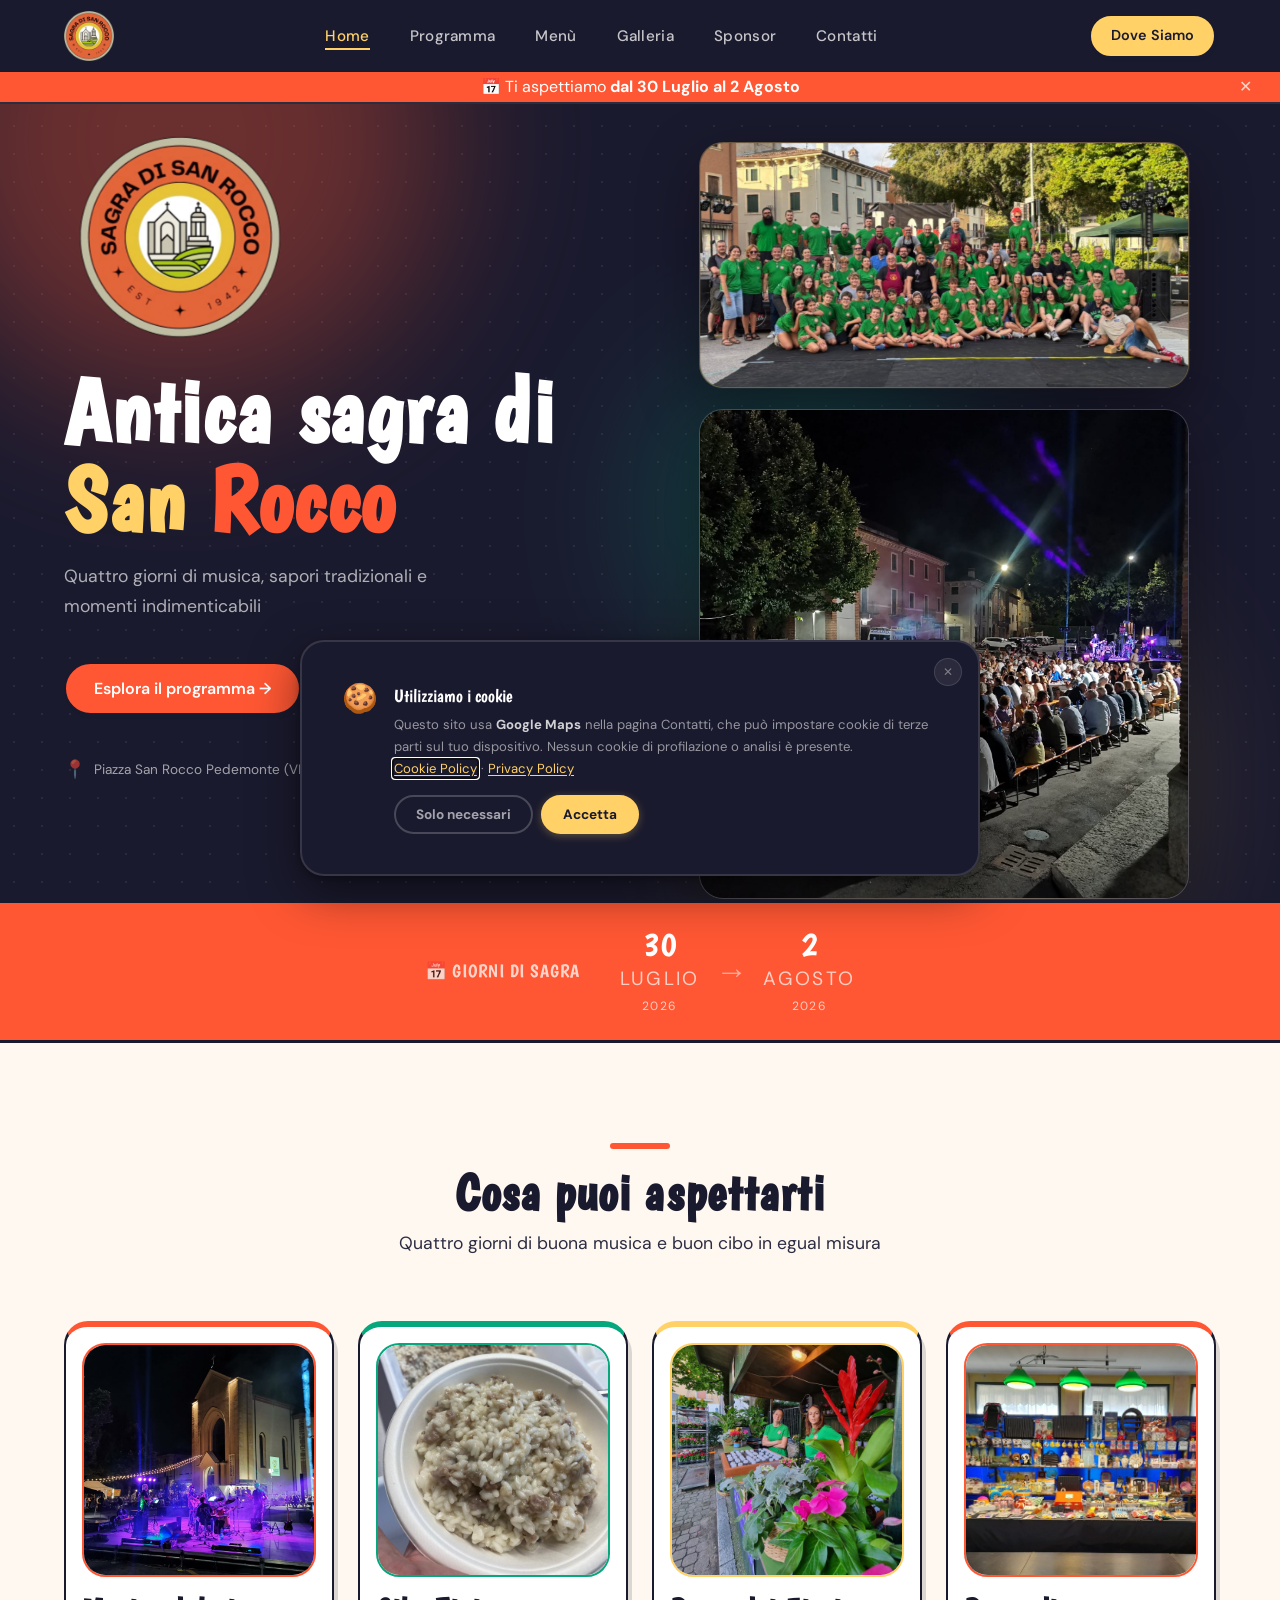
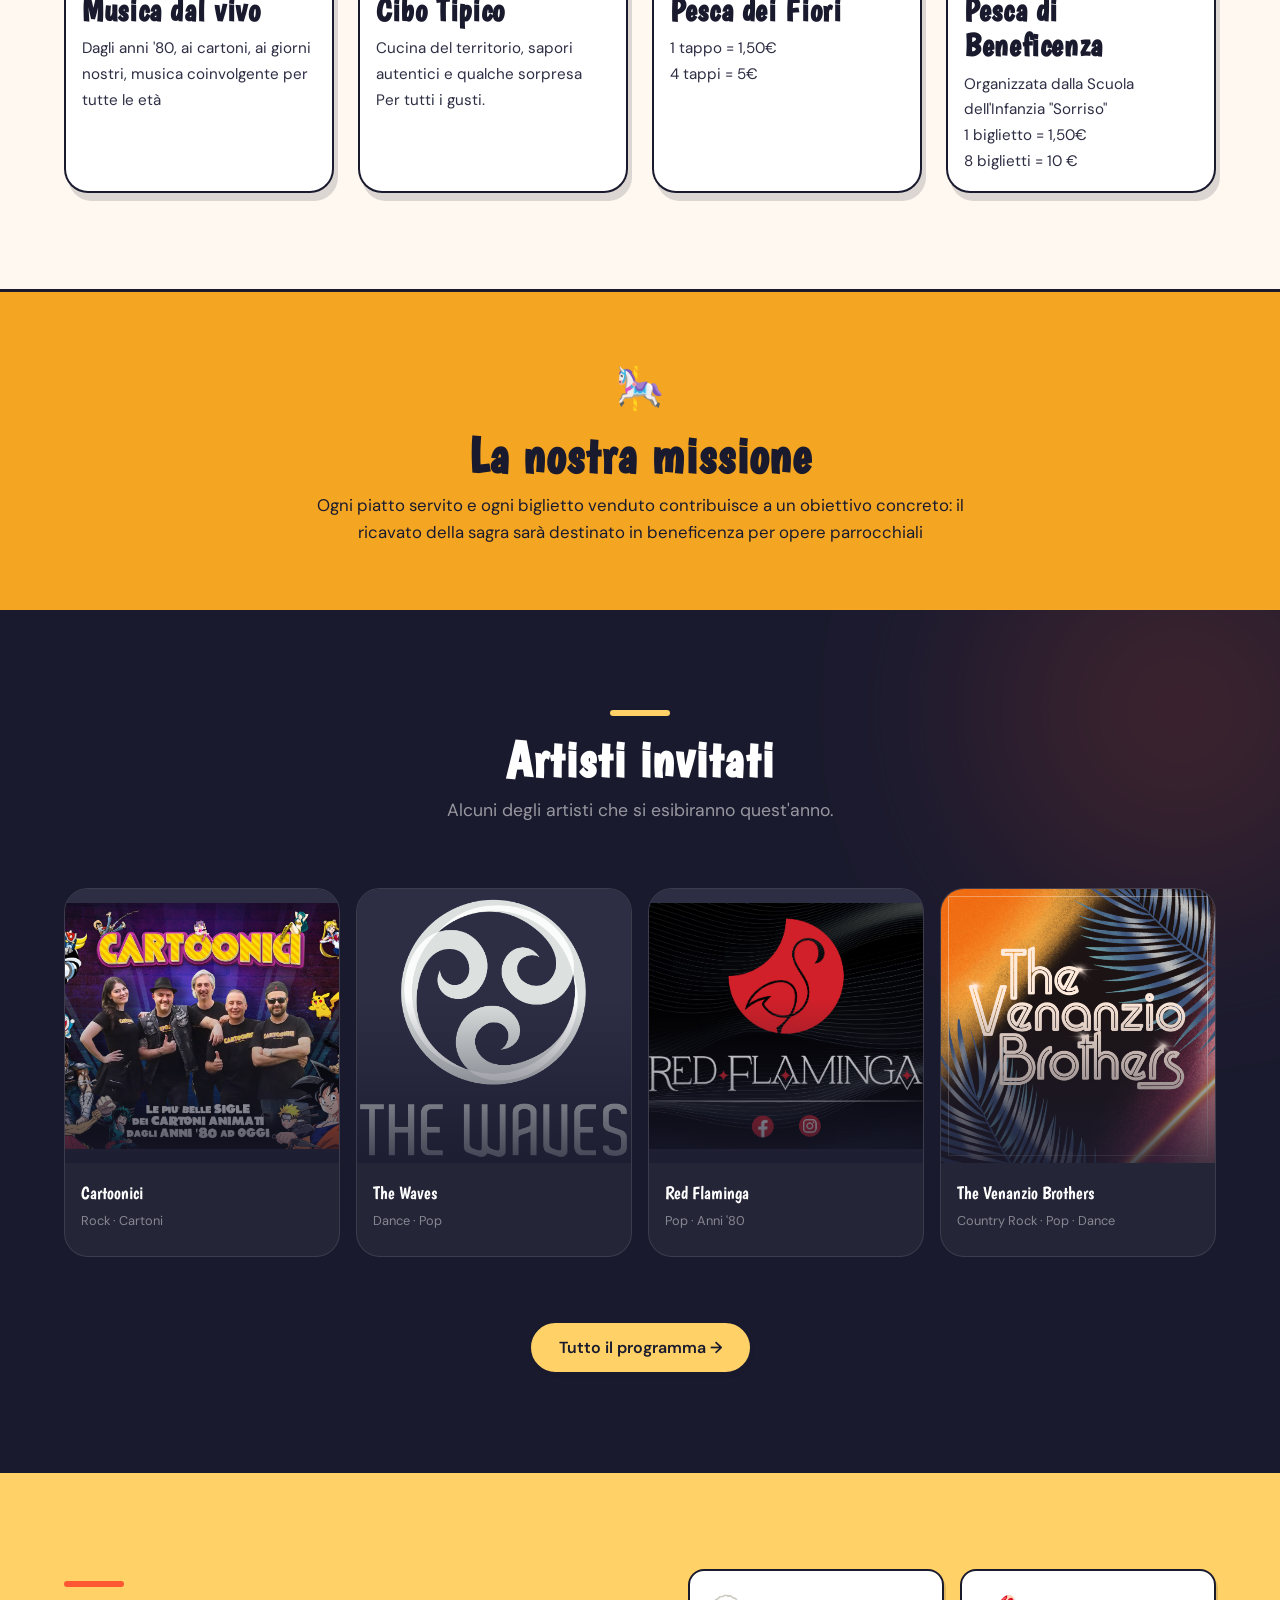
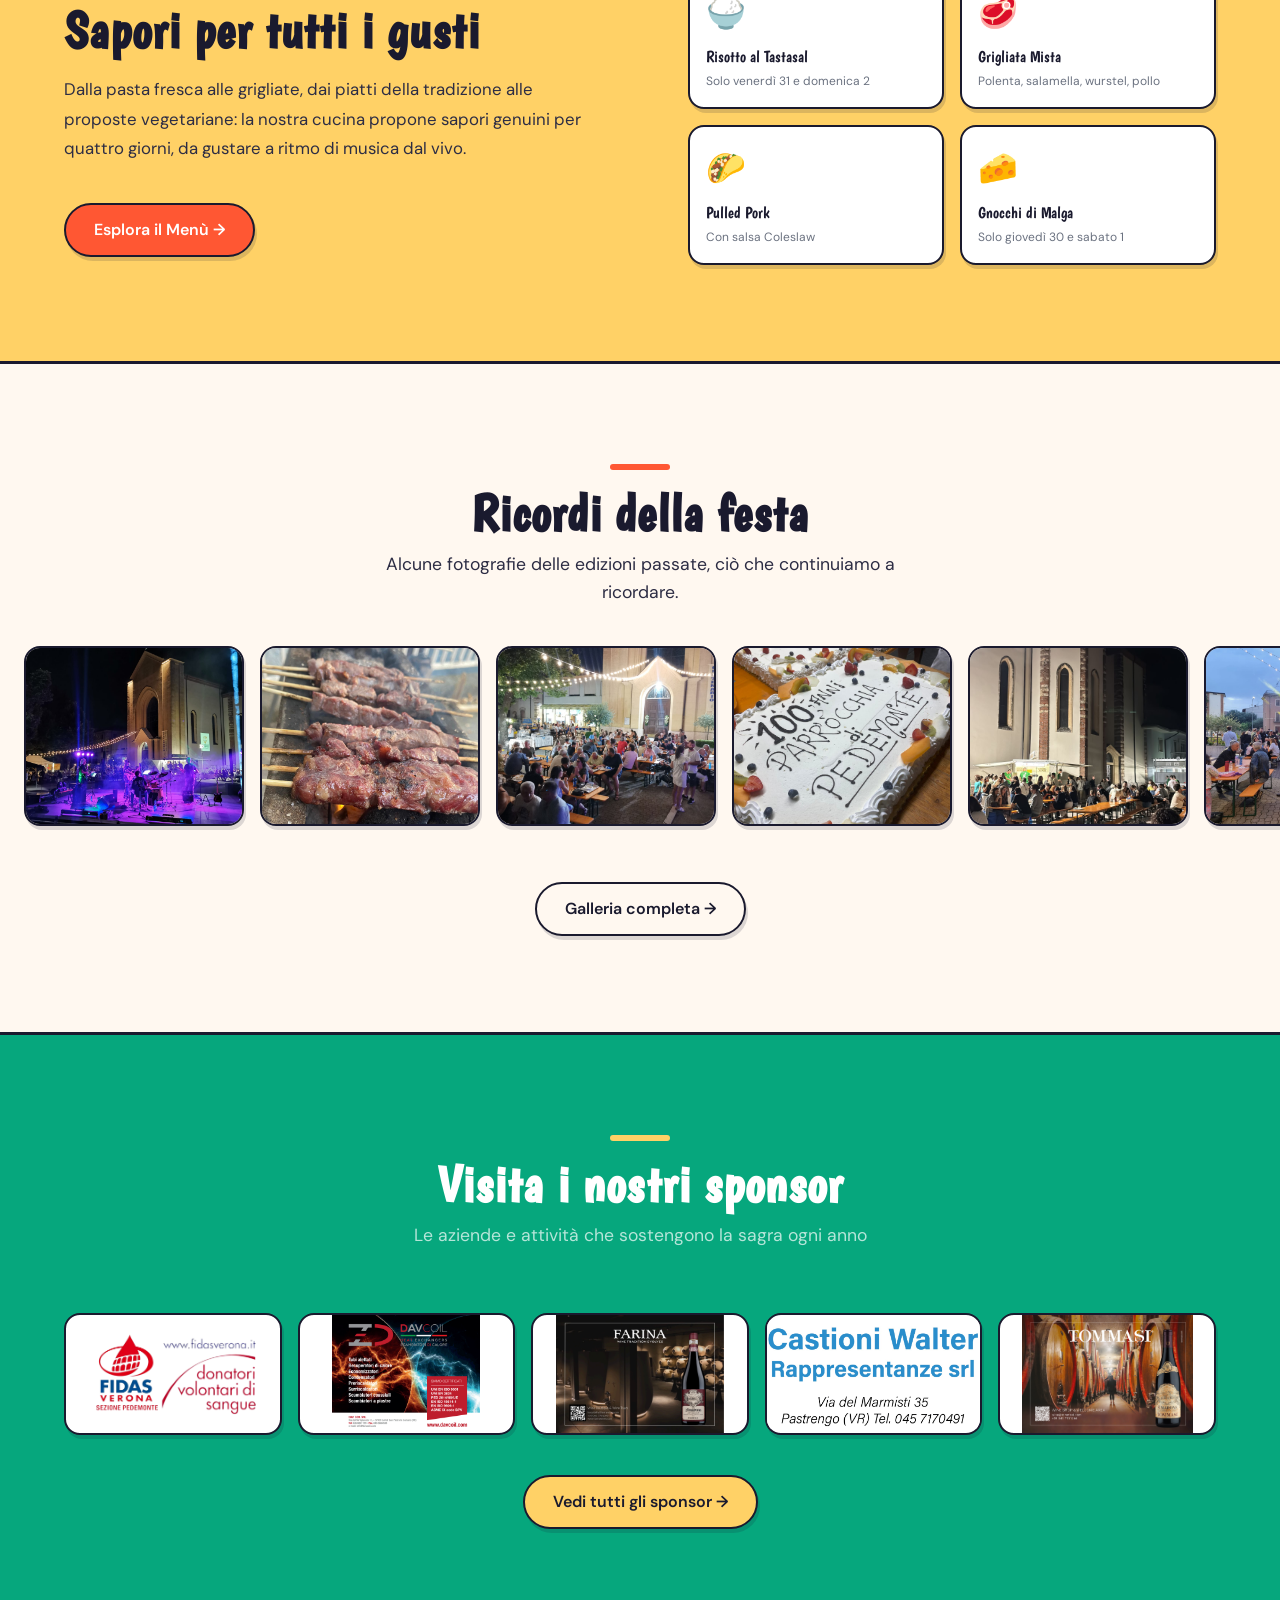
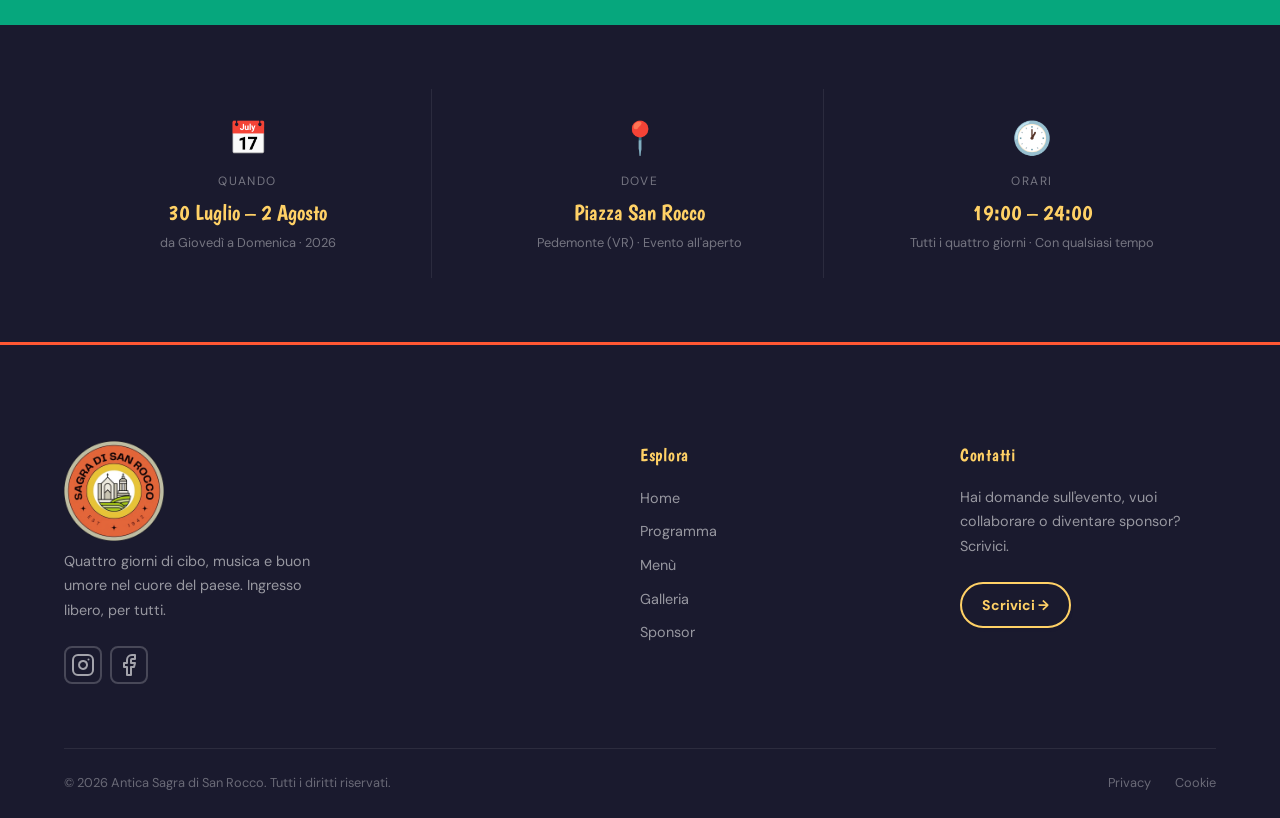
<file: index.html>
<!doctype html>
<html lang="en">
  <head>
    <meta charset="UTF-8" />
    <meta name="viewport" content="width=device-width, initial-scale=1.0" />
    <title>Antica Sagra di San Rocco</title>
    <link rel="stylesheet" href="css/style.css" />
    <link rel="stylesheet" href="css/components.css" />
    <link rel="stylesheet" href="css/index.css" />
    <link rel="stylesheet" href="css/privacy.css" />
    <link rel="stylesheet" href="css/cookie_consent.css" />
    <link rel="icon" type="image/png" href="assets/logo.png" />
  </head>
  <body>
    <!-- ══════════════════════════════════
       NAVBAR
  ══════════════════════════════════ -->
    <nav class="navbar" role="navigation" aria-label="Main navigation">
      <div class="navbar__inner">
        <a href="index.html" class="navbar__logo" aria-label="CityFest home">
          <img
            src="assets/logo.png"
            alt="Antica Sagra di San Rocco"
            height="50"
          />
        </a>
        <ul class="navbar__links" role="list">
          <li><a href="index.html" class="active">Home</a></li>
          <li><a href="lineup.html">Programma</a></li>
          <li><a href="menu.html">Menù</a></li>
          <li><a href="gallery.html">Galleria</a></li>
          <li><a href="sponsors.html">Sponsor</a></li>
          <li><a href="contact.html">Contatti</a></li>
        </ul>
        <div class="navbar__cta">
          <a href="contact.html" class="btn btn-secondary">Dove Siamo</a>
        </div>
        <button
          class="navbar__hamburger"
          aria-label="Toggle menu"
          aria-expanded="false"
        >
          <span></span><span></span><span></span>
        </button>
      </div>
      <div class="navbar__mobile" role="menu">
        <a href="index.html" role="menuitem">Home</a>
        <a href="lineup.html" role="menuitem">Programma</a>
        <a href="menu.html" role="menuitem">Menu</a>
        <a href="gallery.html" role="menuitem">Gallery</a>
        <a href="sponsors.html" role="menuitem">Sponsors</a>
        <a href="contact.html" role="menuitem">Contact</a>
      </div>
      <div class="announcement-banner" id="announcement-banner">
        <p>📅 Ti aspettiamo <strong>dal 30 Luglio al 2 Agosto</strong></p>
        <button
          class="announcement-banner__close"
          id="banner-close"
          aria-label="Chiudi"
        >
          &#x2715;
        </button>
      </div>
    </nav>

    <!-- ══════════════════════════════════
       HERO
  ══════════════════════════════════ -->
    <section class="hero" aria-label="Hero">
      <div class="hero__bg">
        <div class="hero__dots"></div>
        <div class="hero__blob hero__blob--1"></div>
        <div class="hero__blob hero__blob--2"></div>
        <div class="hero__blob hero__blob--3"></div>
      </div>

      <div class="hero__inner">
        <!-- Left: text -->
        <div class="hero__content">
          <div class="hero__eyebrow">
            <img
              src="assets/logo.png"
              alt="Antica Sagra di San Rocco"
              height="200"
            />
            <!--<span>🗓️</span>
            DATE: replace with your festival dates e.g. "July 18 – 20, 2025"
            Dal 30 luglio al 2 agosto-->
          </div>
          <h1 class="hero__title">
            Antica sagra di<br />
            <span class="accent"
              >San <span class="accent-coral">Rocco</span></span
            >
          </h1>
          <p class="hero__subtitle">
            Quattro giorni di musica, sapori tradizionali e momenti
            indimenticabili
          </p>
          <!-- Three days of incredible music, bold flavours, and unforgettable
            moments — right in the heart of the city. Free entry, good vibes
            only.-->
          <div class="hero__actions">
            <a href="lineup.html" class="btn btn-primary"
              >Esplora il programma →</a
            >
            <a
              href="menu.html"
              class="btn btn-outline"
              style="color: var(--yellow); border-color: var(--yelllow)"
              >Scopri il Menù</a
            ><!--btn-outline--light-->
          </div>
          <div class="hero__info">
            <div class="hero__pill">
              <span>📍</span><span>Piazza San Rocco Pedemonte (VR)</span>
            </div>
            <div class="hero__pill">
              <span>🎟️</span><span>Entrata libera</span>
            </div>
            <div class="hero__pill"><span>🌤️</span><span>All'aperto</span></div>
          </div>
        </div>

        <!-- Right: floating cards (decorative) -->
        <div class="hero__cards" aria-hidden="true">
          <div class="hero__card hero__card--main">
            <img src="assets/img/squadra_1_edit.jpg" alt="" />
            <!-- <span class="card-emoji">🎉</span>
            <h3>Antica Sagra di San Rocco</h3>
            <p>Cibo · Musica · Comunità</p> -->
          </div>
          <div class="hero__card hero__card--artist">
            <img src="assets/img/a_vista_cucina.jpeg" alt="" />
          </div>
          <!--<p class="mini-card-label">Tonight's headliner</p>
            <p class="mini-card-value">The Groove Collective</p>
            <p class="mini-card-sub">🎸 Funk · Soul · Live Band</p>
          
          <div class="hero__card hero__card--food">
            <p class="mini-card-label">Chef's special</p>
            <p class="mini-card-value">🌮 Truffle Tacos</p>
            <p class="mini-card-sub">by Chef Marco Rossi</p>
          </div> -->
          <!--<div class="hero__card hero__card--date">
            <p class="mini-card-label">Stato</p>
            <p class="mini-card-value">
              <span class="mini-card-dot"></span>In preparazione
            </p>
            <p class="mini-card-sub">Pedemonte (VR)</p>
          </div>

          <img
            class="hero__card1 hero__card--photo1"
            src="assets/img/squadra_1_edit.jpg"
            alt=""
          />-->
        </div>
      </div>
    </section>

    <!-- ══════════════════════════════════
       DATE STRIP
       Replace [DAY START], [MONTH START], [DAY END], [MONTH END], [YEAR]
  ══════════════════════════════════ -->
    <div class="date-strip" aria-label="Festival dates">
      <div class="date-strip__inner">
        <p class="date-strip__label">📅 Giorni di Sagra</p>
        <div class="date-strip__range">
          <div class="date-strip__date">
            <span class="date-strip__day">30</span>
            <span class="date-strip__month">Luglio</span>
            <span class="date-strip__year">2026</span>
          </div>
          <span class="date-strip__arrow">→</span>
          <div class="date-strip__date">
            <span class="date-strip__day">2</span>
            <span class="date-strip__month">Agosto</span>
            <span class="date-strip__year">2026</span>
          </div>
        </div>
      </div>
    </div>

    <!-- ══════════════════════════════════
       HIGHLIGHTS
  ══════════════════════════════════ -->
    <section class="highlights section" aria-labelledby="highlights-title">
      <div class="container">
        <div class="section-header">
          <div class="squiggle"></div>
          <h2 id="highlights-title">Cosa puoi aspettarti</h2>
          <p>Quattro giorni di buona musica e buon cibo in egual misura</p>
        </div>
        <div class="highlights__grid">
          <div class="highlight-card highlight-card--coral" data-animate>
            <img
              class="highlight-card__icon"
              src="assets/img/a_Band.jpeg"
              alt=""
              style="border: 2px, solid, var(--coral)"
            />
            <h3>Musica dal vivo</h3>
            <p>
              Dagli anni '80, ai cartoni, ai giorni nostri, musica coinvolgente
              per tutte le età
            </p>
          </div>
          <div class="highlight-card highlight-card--teal" data-animate>
            <img
              class="highlight-card__icon"
              src="assets/img/risotto_quad.jpg"
              alt=""
              style="border: 2px, solid, var(--teal)"
            />
            <h3>Cibo Tipico</h3>
            <p>Cucina del territorio, sapori autentici e qualche sorpresa</p>
            <p>Per tutti i gusti.</p>
          </div>
          <div class="highlight-card highlight-card--yellow" data-animate>
            <img
              class="highlight-card__icon"
              src="assets/img/fiori_quad.jpeg"
              alt=""
              style="border: 2px, solid, var(--yellow)"
            />
            <h3>Pesca dei Fiori</h3>
            <p>1 tappo = 1,50€</p>
            <p>4 tappi = 5€</p>
          </div>
          <div class="highlight-card highlight-card--coral" data-animate>
            <img
              class="highlight-card__icon"
              src="assets/img/pesca.jpeg"
              alt=""
              style="border: 2px, solid, var(--coral); width: 100%"
            />
            <h3>Pesca di Beneficenza</h3>
            <p>Organizzata dalla Scuola dell'Infanzia "Sorriso"</p>
            <p>1 biglietto = 1,50€</p>
            <p>8 biglietti = 10 €</p>
          </div>
        </div>
      </div>
    </section>

    <!-- ══════════════════════════════════
       MISSION
  ══════════════════════════════════ -->
    <section class="mission" aria-labelledby="mission-title">
      <div class="container mission__inner">
        <span class="mission__icon" aria-hidden="true">🎠</span>
        <h2 id="mission-title">La nostra missione</h2>
        <p>
          Ogni piatto servito e ogni biglietto venduto contribuisce a un
          obiettivo concreto: il ricavato della sagra sarà destinato in
          beneficenza per opere parrocchiali
        </p>
      </div>
    </section>

    <!-- ══════════════════════════════════
       ARTISTS TEASER
  ══════════════════════════════════ -->
    <section class="artists-teaser" aria-labelledby="artists-title">
      <div class="container">
        <div class="section-header">
          <div class="squiggle"></div>
          <h2 id="artists-title">Artisti invitati</h2>
          <p>Alcuni degli artisti che si esibiranno quest'anno.</p>
        </div>
        <div class="artists-teaser__grid">
          <div class="artist-card" data-animate>
            <div class="artist-card__img">
              <img
                src="assets/band/cartoonici.jpg"
                alt=""
                style="object-fit: cover; height: 90%"
              />
            </div>
            <div class="artist-card__body">
              <p class="artist-card__name">Cartoonici</p>
              <p class="artist-card__genre">Rock · Cartoni</p>
            </div>
          </div>
          <div class="artist-card" data-animate>
            <div class="artist-card__img">
              <img src="assets/band/The Waves Logo white.png" alt="" />
            </div>
            <div class="artist-card__body">
              <p class="artist-card__name">The Waves</p>
              <p class="artist-card__genre">Dance · Pop</p>
            </div>
          </div>
          <div class="artist-card" data-animate>
            <div class="artist-card__img">
              <img
                src="assets/band/red_flaminga.png"
                alt=""
                style="object-fit: cover; height: 90%"
              />
            </div>
            <div class="artist-card__body">
              <p class="artist-card__name">Red Flaminga</p>
              <p class="artist-card__genre">Pop · Anni '80</p>
            </div>
          </div>
          <div class="artist-card" data-animate>
            <div class="artist-card__img">
              <img src="assets/band/venanzio.jpg" alt="" />
            </div>
            <div class="artist-card__body">
              <p class="artist-card__name">The Venanzio Brothers</p>
              <p class="artist-card__genre">Country Rock · Pop · Dance</p>
            </div>
          </div>
        </div>
        <div class="artists-teaser__cta">
          <a href="lineup.html" class="btn btn-secondary"
            >Tutto il programma →</a
          >
        </div>
      </div>
    </section>

    <!-- ══════════════════════════════════
       FOOD TEASER
  ══════════════════════════════════ -->
    <section class="food-teaser" aria-labelledby="food-title">
      <div class="container">
        <div class="food-teaser__inner">
          <div class="food-teaser__content">
            <div class="squiggle"></div>
            <h2 id="food-title">Sapori per tutti i gusti</h2>
            <p>
              Dalla pasta fresca alle grigliate, dai piatti della tradizione
              alle proposte vegetariane: la nostra cucina propone sapori genuini
              per quattro giorni, da gustare a ritmo di musica dal vivo.
            </p>
            <a href="menu.html" class="btn btn-primary">Esplora il Menù →</a>
          </div>
          <div class="food-teaser__dishes">
            <div class="dish-mini" data-animate>
              <span class="dish-mini__emoji">🍚</span>
              <p class="dish-mini__name">Risotto al Tastasal</p>
              <p class="dish-mini__vendor">Solo venerdì 31 e domenica 2</p>
            </div>
            <div class="dish-mini" data-animate>
              <span class="dish-mini__emoji">🥩</span>
              <p class="dish-mini__name">Grigliata Mista</p>
              <p class="dish-mini__vendor">
                Polenta, salamella, wurstel, pollo
              </p>
            </div>
            <div class="dish-mini" data-animate>
              <span class="dish-mini__emoji">🌮</span>
              <p class="dish-mini__name">Pulled Pork</p>
              <p class="dish-mini__vendor">Con salsa Coleslaw</p>
            </div>
            <div class="dish-mini" data-animate>
              <span class="dish-mini__emoji">🧀</span>
              <p class="dish-mini__name">Gnocchi di Malga</p>
              <p class="dish-mini__vendor">Solo giovedì 30 e sabato 1</p>
            </div>
          </div>
        </div>
      </div>
    </section>

    <!-- ══════════════════════════════════
       GALLERY STRIP
  ══════════════════════════════════ -->
    <section class="gallery-strip" aria-labelledby="gallery-title">
      <div class="container">
        <div class="section-header">
          <div class="squiggle"></div>
          <h2 id="gallery-title">Ricordi della festa</h2>
          <p>
            Alcune fotografie delle edizioni passate, ciò che continuiamo a
            ricordare.
          </p>
        </div>
      </div>
      <div
        class="gallery-strip__track"
        role="list"
        aria-label="Photo gallery preview"
      >
        <img
          class="gallery-thumb"
          src="assets/img/a_Band.jpeg"
          alt="La Band dal vivo"
          role="listitem"
          loading="lazy"
        />
        <img
          class="gallery-thumb"
          src="assets/img/a_arrosticini.jpg"
          alt="Arrosticini alla brace"
          role="listitem"
          loading="lazy"
        />
        <img
          class="gallery-thumb"
          src="assets/img/a_fronte_chiesa.jpeg"
          alt="Davanti alla chiesa"
          role="listitem"
          loading="lazy"
        />
        <img
          class="gallery-thumb"
          src="assets/img/a_torta_2.jpg"
          alt="Fetta di torta"
          role="listitem"
          loading="lazy"
        />
        <img
          class="gallery-thumb"
          src="assets/img/a_vista_bar.jpeg"
          alt="Il nostro bar"
          role="listitem"
          loading="lazy"
        />
        <img
          class="gallery-thumb"
          src="assets/img/a_vista_dolci_2.jpeg"
          alt="Vetrina di dolci"
          role="listitem"
          loading="lazy"
        />
      </div>
      <div class="gallery-strip__cta">
        <a href="gallery.html" class="btn btn-outline">Galleria completa →</a>
      </div>
    </section>

    <!-- ══════════════════════════════════
       SPONSORS TEASER
  ══════════════════════════════════ -->
    <section class="sponsors-teaser" aria-labelledby="sponsors-title">
      <div class="container">
        <div class="section-header">
          <div class="squiggle"></div>
          <h2 id="sponsors-title">Visita i nostri sponsor</h2>
          <p>Le aziende e attività che sostengono la sagra ogni anno</p>
        </div>
        <div class="sponsors-teaser__grid">
          <div class="sponsor-teaser-card" data-animate>
            <img src="assets/sponsor/1_fidas.png" alt="Logo FIDAS" />
          </div>
          <div class="sponsor-teaser-card" data-animate>
            <img src="assets/sponsor/1_DAVCOIL.png" alt="Logo DAVCOIL" />
          </div>
          <div class="sponsor-teaser-card" data-animate>
            <img src="assets/sponsor/1_farina.png" alt="Logo Farina" />
          </div>
          <div class="sponsor-teaser-card" data-animate>
            <img src="assets/sponsor/1_Castioni.jpeg" alt="Logo Castioni" />
          </div>
          <div class="sponsor-teaser-card" data-animate>
            <img src="assets/sponsor/1_tommasi.png" alt="Logo Tommasi" />
          </div>
        </div>
        <div class="sponsors-teaser__cta">
          <a href="sponsors.html" class="btn btn-secondary"
            >Vedi tutti gli sponsor →</a
          >
        </div>
      </div>
    </section>

    <!-- ══════════════════════════════════
       INFO BAND
  ══════════════════════════════════ -->
    <section class="info-band" aria-label="Event details">
      <div class="container">
        <div class="info-band__grid">
          <div class="info-band__item">
            <span class="info-band__icon">📅</span>
            <p class="info-band__label">Quando</p>
            <!-- DATE: replace with festival dates -->
            <p class="info-band__value">30 Luglio – 2 Agosto</p>
            <p class="info-band__sub">da Giovedì a Domenica · 2026</p>
          </div>
          <div class="info-band__item">
            <span class="info-band__icon">📍</span>
            <p class="info-band__label">Dove</p>
            <p class="info-band__value">Piazza San Rocco</p>
            <p class="info-band__sub">Pedemonte (VR) · Evento all'aperto</p>
          </div>
          <div class="info-band__item">
            <span class="info-band__icon">🕐</span>
            <p class="info-band__label">Orari</p>
            <p class="info-band__value">19:00 – 24:00</p>
            <p class="info-band__sub">
              Tutti i quattro giorni · Con qualsiasi tempo
            </p>
          </div>
        </div>
      </div>
    </section>

    <!--
  ════════════════════════════════════════════════════
  FOOTER — copy this block into every page
  Replace the "active" class on the correct nav link
  ════════════════════════════════════════════════════
-->
    <footer class="footer" role="contentinfo">
      <div class="container">
        <div class="footer__grid">
          <!-- Brand -->
          <div class="footer__brand">
            <div class="footer__brand-name">
              <img src="assets/logo.png" alt="CityFest" height="100" />
            </div>
            <p class="footer__brand-desc">
              Quattro giorni di cibo, musica e buon umore nel cuore del paese.
              Ingresso libero, per tutti.
            </p>
            <div class="footer__socials">
              <!-- SOCIAL: replace href with real URLs -->
              <a
                href="https://www.instagram.com/sagra_sanrocco_pedemonte/#"
                class="footer__social-link"
                aria-label="Instagram"
                ><svg
                  xmlns="http://www.w3.org/2000/svg"
                  width="24"
                  height="24"
                  viewBox="0 0 24 24"
                  fill="none"
                  stroke="currentColor"
                  stroke-width="2"
                  stroke-linecap="round"
                  stroke-linejoin="round"
                  class="lucide lucide-instagram-icon lucide-instagram"
                >
                  <rect width="20" height="20" x="2" y="2" rx="5" ry="5" />
                  <path d="M16 11.37A4 4 0 1 1 12.63 8 4 4 0 0 1 16 11.37z" />
                  <line x1="17.5" x2="17.51" y1="6.5" y2="6.5" /></svg
              ></a>
              <a
                href="https://www.facebook.com/AnticaSagraSanRocco?locale=it_IT"
                class="footer__social-link"
                aria-label="Facebook"
                ><svg
                  xmlns="http://www.w3.org/2000/svg"
                  width="24"
                  height="24"
                  viewBox="0 0 24 24"
                  fill="none"
                  stroke="currentColor"
                  stroke-width="2"
                  stroke-linecap="round"
                  stroke-linejoin="round"
                  class="lucide lucide-facebook-icon lucide-facebook"
                >
                  <path
                    d="M18 2h-3a5 5 0 0 0-5 5v3H7v4h3v8h4v-8h3l1-4h-4V7a1 1 0 0 1 1-1h3z"
                  /></svg
              ></a>
            </div>
          </div>

          <!-- Esplora -->
          <div class="footer__col">
            <p class="footer__col-title">Esplora</p>
            <ul>
              <li><a href="index.html">Home</a></li>
              <li><a href="lineup.html">Programma</a></li>
              <li><a href="menu.html">Menù</a></li>
              <li><a href="gallery.html">Galleria</a></li>
              <li><a href="sponsors.html">Sponsor</a></li>
            </ul>
          </div>

          <!-- Contatti -->
          <div class="footer__col footer__col--contact">
            <div class="footer__col-title">Contatti</div>
            <p>
              Hai domande sull'evento, vuoi collaborare o diventare sponsor?
              Scrivici.
            </p>
            <a href="contact.html" class="footer__contact-btn"> Scrivici → </a>
          </div>
        </div>

        <div class="footer__bottom">
          <p>© 2026 Antica Sagra di San Rocco. Tutti i diritti riservati.</p>
          <nav class="footer__bottom-links" aria-label="Link legali">
            <a
              href="javascript:void(0)"
              class="open-policy"
              data-policy="privacy"
              >Privacy</a
            >
            <a
              href="javascript:void(0)"
              class="open-policy"
              data-policy="cookie"
              >Cookie</a
            >
            <div id="PCModal" class="modal"></div>
          </nav>
        </div>
      </div>
    </footer>

    <script src="js/main.js"></script>
    <script src="js/cookie_consent.js"></script>
    <script>
      const strip_close = document.querySelector("#banner-close");
      strip_close.addEventListener("click", () => {
        const strip_banner = document.querySelector("#announcement-banner");
        strip_banner.classList.add("hidden");
      });
    </script>
  </body>
</html>
</file>
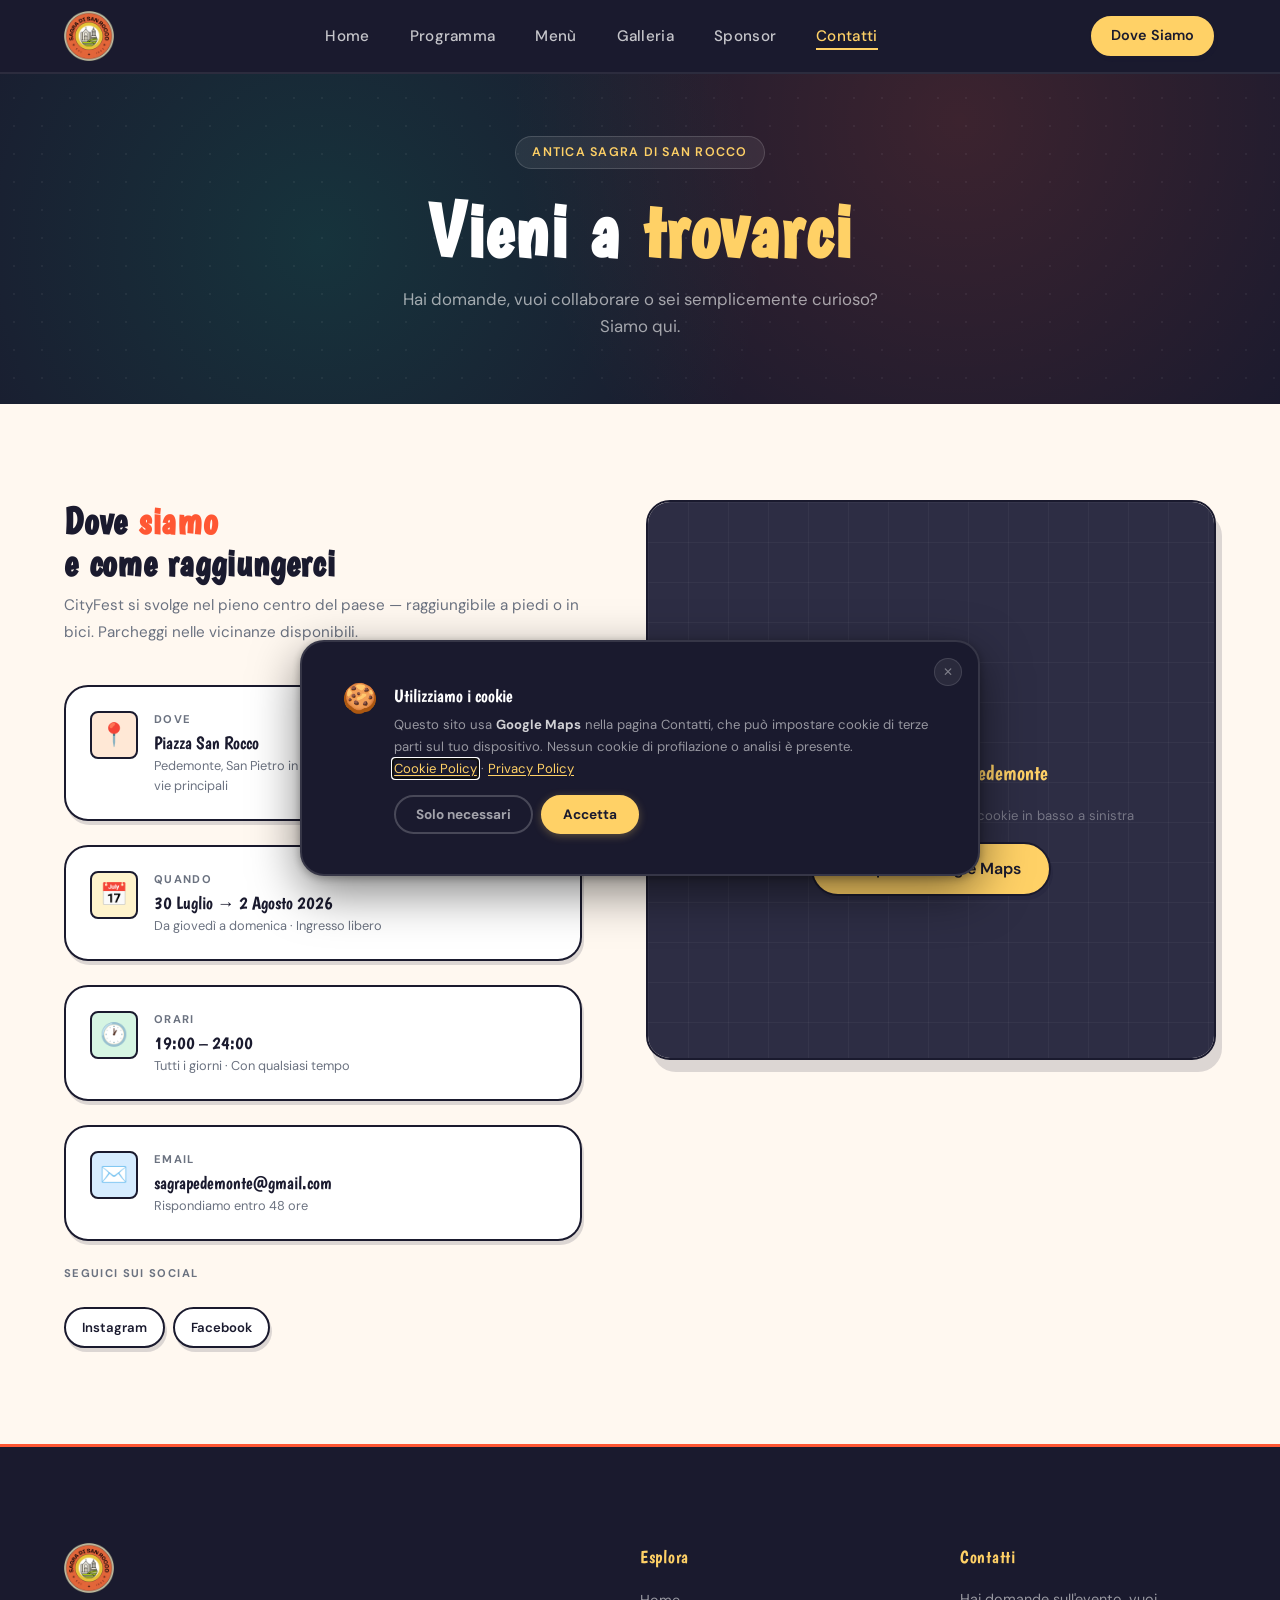
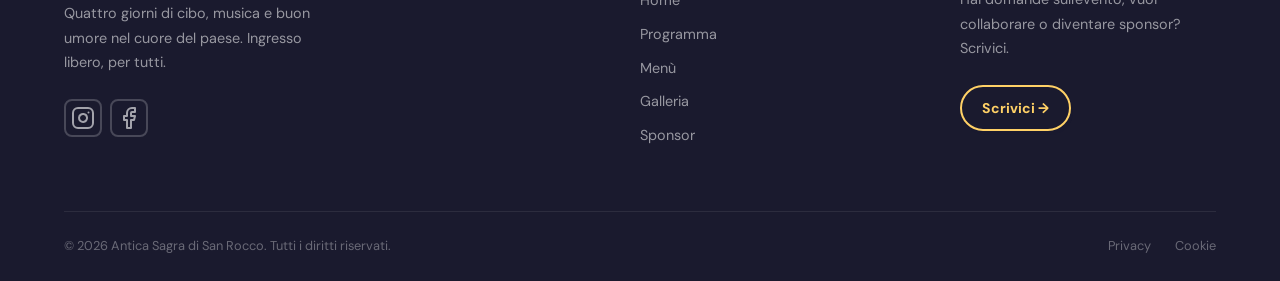
<file: contact.html>
<!doctype html>
<html lang="it">
  <head>
    <meta charset="UTF-8" />
    <meta name="viewport" content="width=device-width, initial-scale=1.0" />
    <title>Contatti — Antica Sagra di San Rocco</title>
    <link rel="stylesheet" href="css/style.css" />
    <link rel="stylesheet" href="css/components.css" />
    <link rel="stylesheet" href="css/contact.css" />
    <link rel="stylesheet" href="css/privacy.css" />
    <link rel="icon" type="image/png" href="assets/logo.png" />
  </head>
  <body>
    <!-- ══════════════════════════════════
       NAVBAR
  ══════════════════════════════════ -->
    <nav class="navbar" role="navigation" aria-label="Main navigation">
      <div class="navbar__inner">
        <a href="index.html" class="navbar__logo" aria-label="CityFest home"
          ><img
            src="assets/logo.png"
            alt="Antica Sagra di San Rocco"
            height="50"
          />
        </a>
        <ul class="navbar__links" role="list">
          <li><a href="index.html">Home</a></li>
          <li><a href="lineup.html">Programma</a></li>
          <li><a href="menu.html">Menù</a></li>
          <li><a href="gallery.html">Galleria</a></li>
          <li><a href="sponsors.html">Sponsor</a></li>
          <li><a href="contact.html" class="active">Contatti</a></li>
          <link rel="stylesheet" href="css/cookie_consent.css" />
        </ul>
        <div class="navbar__cta">
          <a href="contact.html" class="btn btn-secondary">Dove Siamo</a>
        </div>
        <button
          class="navbar__hamburger"
          aria-label="Toggle menu"
          aria-expanded="false"
        >
          <span></span><span></span><span></span>
        </button>
      </div>
      <div class="navbar__mobile" role="menu">
        <a href="index.html" role="menuitem">Home</a>
        <a href="lineup.html" role="menuitem">Programma</a>
        <a href="menu.html" role="menuitem">Menù</a>
        <a href="gallery.html" role="menuitem">Galleria</a>
        <a href="sponsors.html" role="menuitem">Sponsor</a>
        <a href="contact.html" role="menuitem">Contatti</a>
      </div>
    </nav>

    <!-- ══════════════════════════════════
       HERO
  ══════════════════════════════════ -->
    <section class="contact-hero" aria-label="Contact hero">
      <div class="contact-hero__dots"></div>
      <div class="container contact-hero__inner">
        <div class="contact-hero__eyebrow">Antica Sagra di San Rocco</div>
        <h1>Vieni a <span>trovarci</span></h1>
        <p class="contact-hero__sub">
          Hai domande, vuoi collaborare o sei semplicemente curioso? Siamo qui.
        </p>
      </div>
    </section>

    <!-- ══════════════════════════════════
       MAIN CONTACT BODY
  ══════════════════════════════════ -->
    <main class="contact-body">
      <div class="container">
        <div class="contact-grid">
          <!-- ── LEFT: Info ── -->
          <div class="contact-info">
            <div>
              <h2 class="contact-info__heading">
                Dove <span>siamo</span><br />e come raggiungerci
              </h2>
              <p class="contact-info__intro">
                CityFest si svolge nel pieno centro del paese — raggiungibile a
                piedi o in bici. Parcheggi nelle vicinanze disponibili.
              </p>
            </div>

            <!-- Location -->
            <div class="info-card info-card--location" data-animate>
              <div class="info-card__icon">📍</div>
              <div class="info-card__body">
                <p class="info-card__label">Dove</p>
                <!-- ADDRESS: replace with real venue -->
                <p class="info-card__value">Piazza San Rocco</p>
                <p class="info-card__sub">
                  Pedemonte, San Pietro in cariano (VR) — accesso libero da
                  tutte le vie principali
                </p>
              </div>
            </div>

            <!-- Dates -->
            <div class="info-card info-card--date" data-animate>
              <div class="info-card__icon">📅</div>
              <div class="info-card__body">
                <p class="info-card__label">Quando</p>
                <!-- DATE: replace with real dates -->
                <p class="info-card__value">30 Luglio → 2 Agosto 2026</p>
                <p class="info-card__sub">
                  Da giovedì a domenica · Ingresso libero
                </p>
              </div>
            </div>

            <!-- Hours -->
            <div class="info-card info-card--hours" data-animate>
              <div class="info-card__icon">🕐</div>
              <div class="info-card__body">
                <p class="info-card__label">Orari</p>
                <p class="info-card__value">19:00 – 24:00</p>
                <p class="info-card__sub">
                  Tutti i giorni · Con qualsiasi tempo
                </p>
              </div>
            </div>

            <!-- Email -->
            <a
              href="mailto:hello@cityfest.com"
              style="color: inherit; text-decoration: none; display: block"
            >
              <div class="info-card info-card--email" data-animate>
                <div class="info-card__icon">✉️</div>
                <div class="info-card__body">
                  <p class="info-card__label">Email</p>
                  <!-- EMAIL: replace with real contact email -->
                  <p class="info-card__value">sagrapedemonte@gmail.com</p>
                  <p class="info-card__sub">Rispondiamo entro 48 ore</p>
                </div>
              </div></a
            >

            <!-- Socials -->
            <div data-animate>
              <p
                class="info-card__label"
                style="margin-bottom: var(--space-md)"
              >
                Seguici sui social
              </p>
              <div class="contact-socials">
                <!-- SOCIAL: replace href with real profile URLs -->
                <a
                  href="https://www.instagram.com/sagra_sanrocco_pedemonte/#"
                  target="_blank"
                  rel="noopener noreferrer"
                  class="social-pill"
                  aria-label="Instagram"
                >
                  Instagram
                </a>
                <a
                  href="https://www.facebook.com/AnticaSagraSanRocco?locale=it_IT"
                  target="_blank"
                  rel="noopener noreferrer"
                  class="social-pill"
                  aria-label="Facebook"
                >
                  Facebook
                </a>
              </div>
            </div>
          </div>
          <!-- END LEFT -->

          <!-- ── RIGHT: Contact Form ─ -->
          <div id="map-container" class="contact-map-wrap">
            <!-- ══════════════════════════════════
       MAP — UNCOMMENT WHEN PRIVACY POLICY IS READY
       ──────────────────────────────────
       OPTION A · Google Maps iframe
       Replace YOUR_EMBED_URL with the URL
       from Google Maps > Share > Embed map-->

            <!-- Static placeholder — remove when map is active -->
          </div>
          <!--END RIGHT -->
        </div>
      </div>
    </main>

    <!--
  ════════════════════════════════════════════════════
  FOOTER — copy this block into every page
  Replace the "active" class on the correct nav link
  ════════════════════════════════════════════════════
-->
    <footer class="footer" role="contentinfo">
      <div class="container">
        <div class="footer__grid">
          <!-- Brand -->
          <div class="footer__brand">
            <div class="footer__brand-name">
              <img
                src="assets/logo.png"
                alt="Antica Sagra di San Rocco"
                height="50"
              />
            </div>
            <p class="footer__brand-desc">
              Quattro giorni di cibo, musica e buon umore nel cuore del paese.
              Ingresso libero, per tutti.
            </p>
            <div class="footer__socials">
              <!-- SOCIAL: replace href with real URLs -->
              <a
                href="https://www.instagram.com/sagra_sanrocco_pedemonte/#"
                class="footer__social-link"
                aria-label="Instagram"
                ><svg
                  xmlns="http://www.w3.org/2000/svg"
                  width="24"
                  height="24"
                  viewBox="0 0 24 24"
                  fill="none"
                  stroke="currentColor"
                  stroke-width="2"
                  stroke-linecap="round"
                  stroke-linejoin="round"
                  class="lucide lucide-instagram-icon lucide-instagram"
                >
                  <rect width="20" height="20" x="2" y="2" rx="5" ry="5" />
                  <path d="M16 11.37A4 4 0 1 1 12.63 8 4 4 0 0 1 16 11.37z" />
                  <line x1="17.5" x2="17.51" y1="6.5" y2="6.5" /></svg
              ></a>
              <a
                href="https://www.facebook.com/AnticaSagraSanRocco?locale=it_IT"
                class="footer__social-link"
                aria-label="Facebook"
                ><svg
                  xmlns="http://www.w3.org/2000/svg"
                  width="24"
                  height="24"
                  viewBox="0 0 24 24"
                  fill="none"
                  stroke="currentColor"
                  stroke-width="2"
                  stroke-linecap="round"
                  stroke-linejoin="round"
                  class="lucide lucide-facebook-icon lucide-facebook"
                >
                  <path
                    d="M18 2h-3a5 5 0 0 0-5 5v3H7v4h3v8h4v-8h3l1-4h-4V7a1 1 0 0 1 1-1h3z"
                  /></svg
              ></a>
            </div>
          </div>

          <!-- Esplora -->
          <div class="footer__col">
            <p class="footer__col-title">Esplora</p>
            <ul>
              <li><a href="index.html">Home</a></li>
              <li><a href="lineup.html">Programma</a></li>
              <li><a href="menu.html">Menù</a></li>
              <li><a href="gallery.html">Galleria</a></li>
              <li><a href="sponsors.html">Sponsor</a></li>
            </ul>
          </div>

          <!-- Contatti -->
          <div class="footer__col footer__col--contact">
            <div class="footer__col-title">Contatti</div>
            <p>
              Hai domande sull'evento, vuoi collaborare o diventare sponsor?
              Scrivici.
            </p>
            <a href="contact.html" class="footer__contact-btn"> Scrivici → </a>
          </div>
        </div>

        <div class="footer__bottom">
          <p>© 2026 Antica Sagra di San Rocco. Tutti i diritti riservati.</p>
          <nav class="footer__bottom-links" aria-label="Link legali">
            <a
              href="javascript:void(0)"
              class="open-policy"
              data-policy="privacy"
              >Privacy</a
            >
            <a
              href="javascript:void(0)"
              class="open-policy"
              data-policy="cookie"
              >Cookie</a
            >
            <div id="PCModal" class="modal"></div>
          </nav>
        </div>
      </div>
    </footer>

    <script src="js/main.js"></script>
    <script src="js/contact.js"></script>
    <script src="js/cookie_consent.js"></script>
  </body>
</html>
</file>
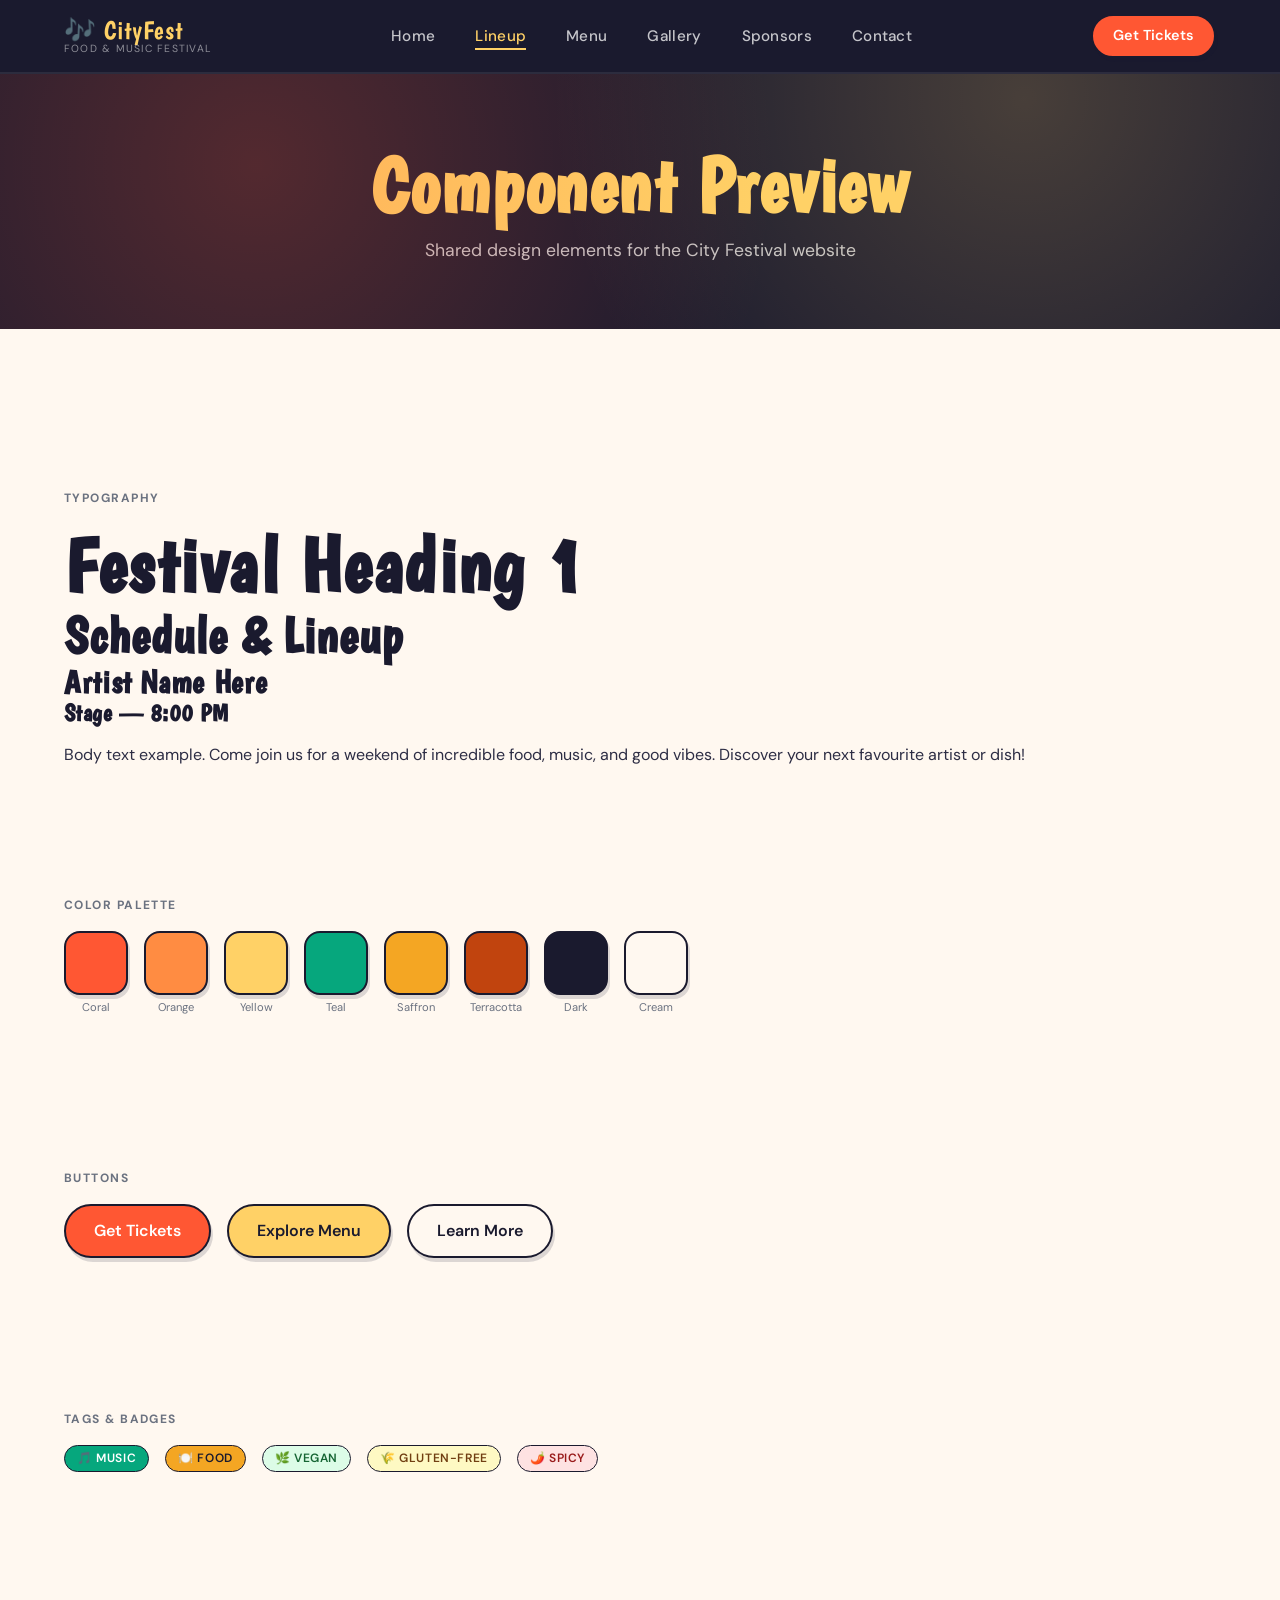
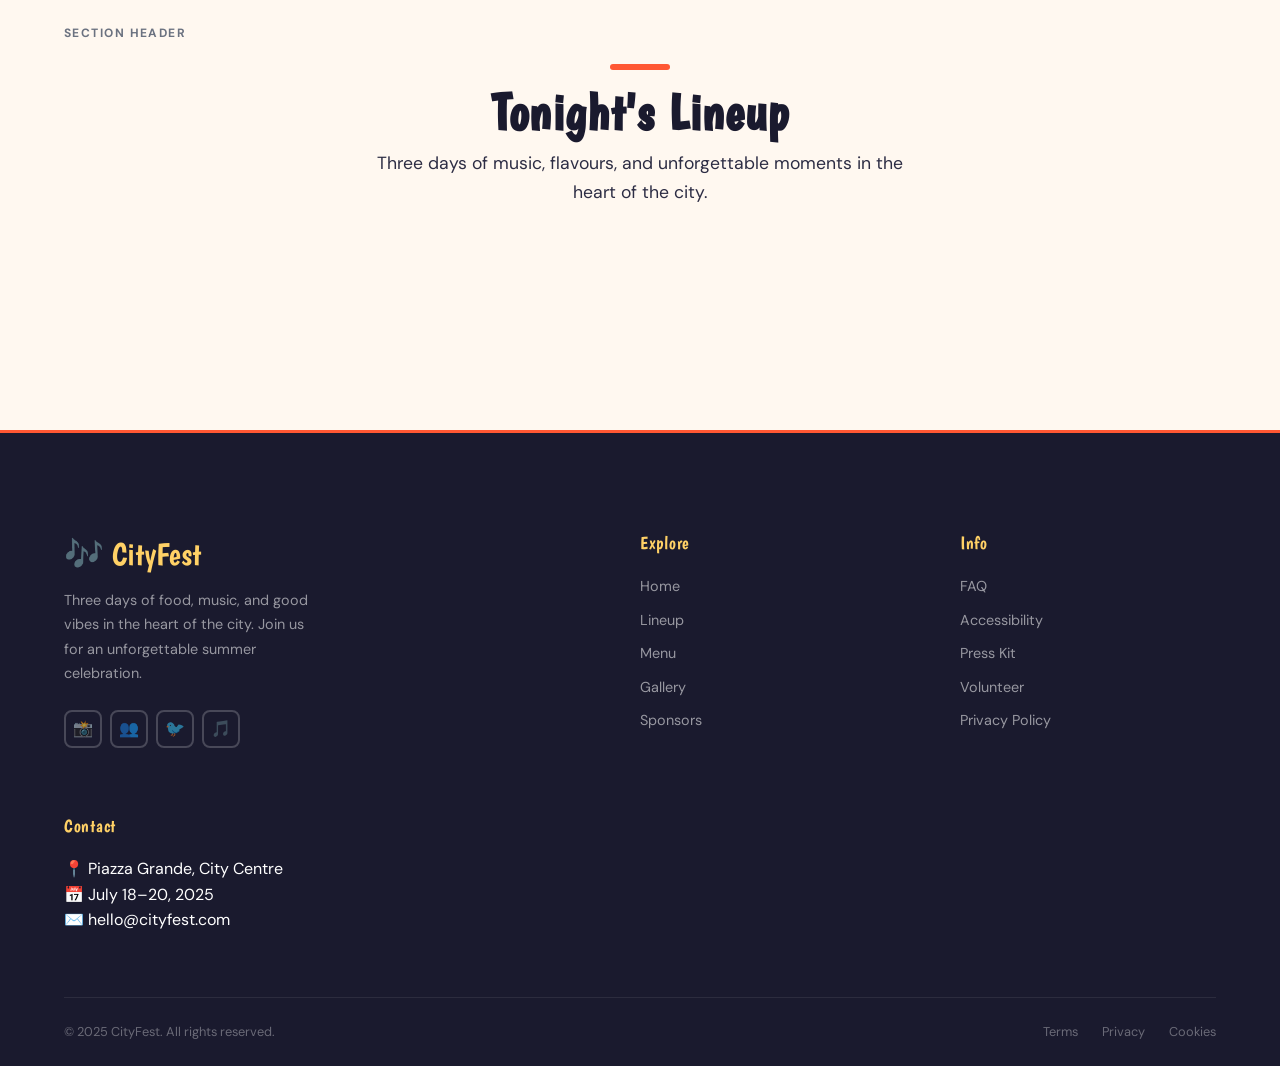
<file: index-preview.html>
<!DOCTYPE html>
<html lang="en">
<head>
  <meta charset="UTF-8" />
  <meta name="viewport" content="width=device-width, initial-scale=1.0" />
  <title>City Festival — Component Preview</title>
  <link rel="stylesheet" href="css/style.css" />
  <link rel="stylesheet" href="css/components.css" />
  <style>
    /* Preview-only spacing */
    .preview-section {
      padding: var(--space-2xl) 0;
    }
    .preview-label {
      font-family: var(--font-body);
      font-size: 0.75rem;
      font-weight: 700;
      text-transform: uppercase;
      letter-spacing: 0.12em;
      color: var(--gray);
      margin-bottom: var(--space-md);
    }
    .preview-row {
      display: flex;
      flex-wrap: wrap;
      align-items: center;
      gap: var(--space-md);
      margin-bottom: var(--space-lg);
    }
    .preview-bg-dark {
      background: var(--dark);
      padding: var(--space-lg);
      border-radius: var(--radius-md);
    }
    .color-swatch {
      width: 64px;
      height: 64px;
      border-radius: var(--radius-md);
      border: 2.5px solid var(--dark);
      box-shadow: var(--shadow-sm);
    }
    .swatch-label {
      font-size: 0.7rem;
      text-align: center;
      margin-top: 4px;
      color: var(--gray);
    }
    .swatch-wrap { display: flex; flex-direction: column; }
  </style>
</head>
<body>

  <!-- ══════════════════════════════════
       NAVBAR
  ══════════════════════════════════ -->
  <nav class="navbar" role="navigation" aria-label="Main navigation">
    <div class="navbar__inner">

      <a href="index.html" class="navbar__logo" aria-label="City Festival home">
        <span class="navbar__logo-name">🎶 CityFest</span>
        <span class="navbar__logo-tagline">Food &amp; Music Festival</span>
      </a>

      <ul class="navbar__links" role="list">
        <li><a href="index.html">Home</a></li>
        <li><a href="lineup.html" class="active">Lineup</a></li>
        <li><a href="menu.html">Menu</a></li>
        <li><a href="gallery.html">Gallery</a></li>
        <li><a href="sponsors.html">Sponsors</a></li>
        <li><a href="contact.html">Contact</a></li>
      </ul>

      <div class="navbar__cta">
        <a href="#tickets" class="btn btn-primary">Get Tickets</a>
      </div>

      <button class="navbar__hamburger" aria-label="Toggle menu" aria-expanded="false">
        <span></span>
        <span></span>
        <span></span>
      </button>
    </div>

    <!-- Mobile menu -->
    <div class="navbar__mobile" role="menu">
      <a href="index.html" role="menuitem">Home</a>
      <a href="lineup.html" role="menuitem">Lineup</a>
      <a href="menu.html" role="menuitem">Menu</a>
      <a href="gallery.html" role="menuitem">Gallery</a>
      <a href="sponsors.html" role="menuitem">Sponsors</a>
      <a href="contact.html" role="menuitem">Contact</a>
      <a href="#tickets" class="btn btn-primary" role="menuitem">Get Tickets</a>
    </div>
  </nav>

  <!-- ══════════════════════════════════
       PAGE HERO (inner page style)
  ══════════════════════════════════ -->
  <section class="page-hero">
    <div class="container">
      <h1>Component Preview</h1>
      <p>Shared design elements for the City Festival website</p>
    </div>
  </section>

  <!-- ══════════════════════════════════
       COMPONENT PREVIEW AREA
  ══════════════════════════════════ -->
  <main class="section">
    <div class="container">

      <!-- Typography -->
      <div class="preview-section">
        <p class="preview-label">Typography</p>
        <h1>Festival Heading 1</h1>
        <h2>Schedule & Lineup</h2>
        <h3>Artist Name Here</h3>
        <h4>Stage — 8:00 PM</h4>
        <p style="margin-top: var(--space-md);">Body text example. Come join us for a weekend of incredible food, music, and good vibes. Discover your next favourite artist or dish!</p>
      </div>

      <!-- Colors -->
      <div class="preview-section">
        <p class="preview-label">Color Palette</p>
        <div class="preview-row">
          <div class="swatch-wrap"><div class="color-swatch" style="background:var(--coral)"></div><span class="swatch-label">Coral</span></div>
          <div class="swatch-wrap"><div class="color-swatch" style="background:var(--orange)"></div><span class="swatch-label">Orange</span></div>
          <div class="swatch-wrap"><div class="color-swatch" style="background:var(--yellow)"></div><span class="swatch-label">Yellow</span></div>
          <div class="swatch-wrap"><div class="color-swatch" style="background:var(--teal)"></div><span class="swatch-label">Teal</span></div>
          <div class="swatch-wrap"><div class="color-swatch" style="background:var(--saffron)"></div><span class="swatch-label">Saffron</span></div>
          <div class="swatch-wrap"><div class="color-swatch" style="background:var(--terracotta)"></div><span class="swatch-label">Terracotta</span></div>
          <div class="swatch-wrap"><div class="color-swatch" style="background:var(--dark)"></div><span class="swatch-label">Dark</span></div>
          <div class="swatch-wrap"><div class="color-swatch" style="background:var(--cream)"></div><span class="swatch-label">Cream</span></div>
        </div>
      </div>

      <!-- Buttons -->
      <div class="preview-section">
        <p class="preview-label">Buttons</p>
        <div class="preview-row">
          <a href="#" class="btn btn-primary">Get Tickets</a>
          <a href="#" class="btn btn-secondary">Explore Menu</a>
          <a href="#" class="btn btn-outline">Learn More</a>
        </div>
      </div>

      <!-- Tags -->
      <div class="preview-section">
        <p class="preview-label">Tags & Badges</p>
        <div class="preview-row">
          <span class="tag tag-music">🎵 Music</span>
          <span class="tag tag-food">🍽️ Food</span>
          <span class="tag tag-vegan">🌿 Vegan</span>
          <span class="tag tag-gluten">🌾 Gluten-Free</span>
          <span class="tag tag-spicy">🌶️ Spicy</span>
        </div>
      </div>

      <!-- Section header -->
      <div class="preview-section">
        <p class="preview-label">Section Header</p>
        <div class="section-header">
          <div class="squiggle"></div>
          <h2>Tonight's Lineup</h2>
          <p>Three days of music, flavours, and unforgettable moments in the heart of the city.</p>
        </div>
      </div>

    </div>
  </main>

  <!-- ══════════════════════════════════
       FOOTER
  ══════════════════════════════════ -->
  <footer class="footer" role="contentinfo">
    <div class="container">
      <div class="footer__grid">

        <!-- Brand -->
        <div class="footer__brand">
          <div class="footer__brand-name">🎶 CityFest</div>
          <p class="footer__brand-desc">Three days of food, music, and good vibes in the heart of the city. Join us for an unforgettable summer celebration.</p>
          <div class="footer__socials">
            <a href="#" class="footer__social-link" aria-label="Instagram">📸</a>
            <a href="#" class="footer__social-link" aria-label="Facebook">👥</a>
            <a href="#" class="footer__social-link" aria-label="Twitter / X">🐦</a>
            <a href="#" class="footer__social-link" aria-label="TikTok">🎵</a>
          </div>
        </div>

        <!-- Quick links -->
        <div class="footer__col">
          <p class="footer__col-title">Explore</p>
          <ul>
            <li><a href="index.html">Home</a></li>
            <li><a href="lineup.html">Lineup</a></li>
            <li><a href="menu.html">Menu</a></li>
            <li><a href="gallery.html">Gallery</a></li>
            <li><a href="sponsors.html">Sponsors</a></li>
          </ul>
        </div>

        <!-- Info -->
        <div class="footer__col">
          <p class="footer__col-title">Info</p>
          <ul>
            <li><a href="#">FAQ</a></li>
            <li><a href="#">Accessibility</a></li>
            <li><a href="#">Press Kit</a></li>
            <li><a href="#">Volunteer</a></li>
            <li><a href="#">Privacy Policy</a></li>
          </ul>
        </div>

        <!-- Contact -->
        <div class="footer__col">
          <p class="footer__col-title">Contact</p>
          <div class="footer__contact-item">
            <span>📍</span>
            <span>Piazza Grande, City Centre</span>
          </div>
          <div class="footer__contact-item">
            <span>📅</span>
            <span>July 18–20, 2025</span>
          </div>
          <div class="footer__contact-item">
            <span>✉️</span>
            <span>hello@cityfest.com</span>
          </div>
        </div>

      </div>

      <!-- Bottom bar -->
      <div class="footer__bottom">
        <p>© 2025 CityFest. All rights reserved.</p>
        <nav class="footer__bottom-links" aria-label="Legal links">
          <a href="#">Terms</a>
          <a href="#">Privacy</a>
          <a href="#">Cookies</a>
        </nav>
      </div>
    </div>
  </footer>

  <script src="js/main.js"></script>
</body>
</html>
</file>
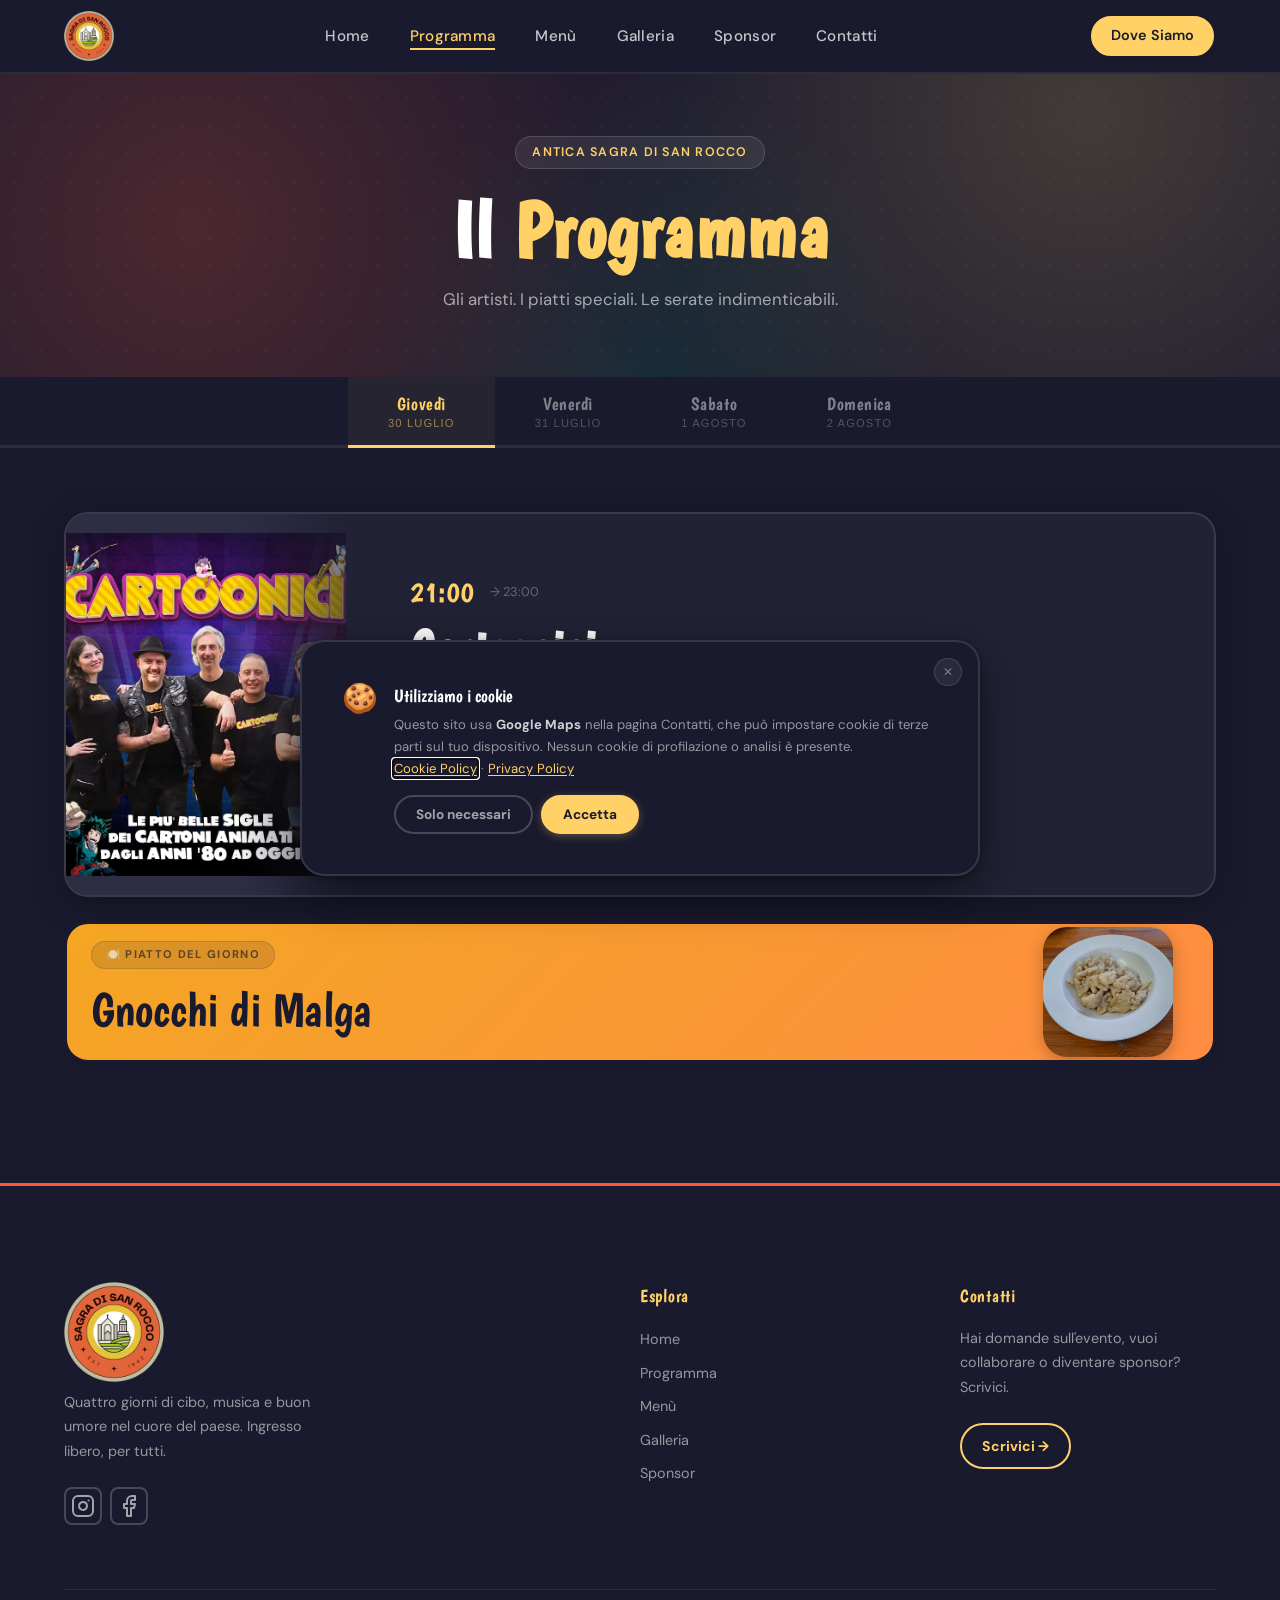
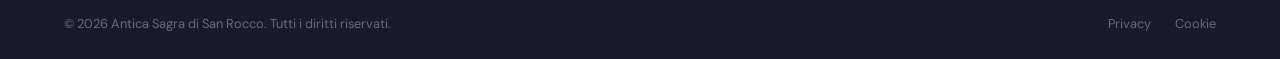
<file: lineup.html>
<!doctype html>
<html lang="en">
  <head>
    <meta charset="UTF-8" />
    <meta name="viewport" content="width=device-width, initial-scale=1.0" />
    <title>Programma — Antica Sagra di San Rocco</title>
    <link rel="stylesheet" href="css/style.css" />
    <link rel="stylesheet" href="css/components.css" />
    <link rel="stylesheet" href="css/lineup.css" />
    <link rel="stylesheet" href="css/privacy.css" />
    <link rel="stylesheet" href="css/cookie_consent.css" />
    <link rel="icon" type="image/png" href="assets/logo.png" />
  </head>
  <body>
    <!-- ══════════════════════════════════
       NAVBAR
  ══════════════════════════════════ -->
    <nav class="navbar" role="navigation" aria-label="Main navigation">
      <div class="navbar__inner">
        <a href="index.html" class="navbar__logo" aria-label="CityFest home">
          <img
            src="assets/logo.png"
            alt="Antica Sagra di San Rocco"
            height="50"
          />
        </a>
        <ul class="navbar__links" role="list">
          <li><a href="index.html">Home</a></li>
          <li><a href="lineup.html" class="active">Programma</a></li>
          <li><a href="menu.html">Menù</a></li>
          <li><a href="gallery.html">Galleria</a></li>
          <li><a href="sponsors.html">Sponsor</a></li>
          <li><a href="contact.html">Contatti</a></li>
        </ul>
        <div class="navbar__cta">
          <a href="contact.html" class="btn btn-secondary">Dove Siamo</a>
        </div>
        <button
          class="navbar__hamburger"
          aria-label="Toggle menu"
          aria-expanded="false"
        >
          <span></span><span></span><span></span>
        </button>
      </div>
      <div class="navbar__mobile" role="menu">
        <a href="index.html" role="menuitem">Home</a>
        <a href="lineup.html" role="menuitem">Programma</a>
        <a href="menu.html" role="menuitem">Menu</a>
        <a href="gallery.html" role="menuitem">Gallery</a>
        <a href="sponsors.html" role="menuitem">Sponsors</a>
        <a href="contact.html" role="menuitem">Contact</a>
      </div>
    </nav>

    <!-- ══════════════════════════════════
       HERO
  ══════════════════════════════════ -->
    <section class="lineup-hero" aria-label="Lineup hero">
      <div class="lineup-hero__dots"></div>
      <div class="container lineup-hero__inner">
        <div class="lineup-hero__eyebrow">Antica Sagra di San Rocco</div>
        <h1>Il <span>Programma</span></h1>
        <p class="lineup-hero__sub">
          Gli artisti. I piatti speciali. Le serate indimenticabili.<!--One artist, one dish, one unforgettable night — four days of pure
          magic.-->
        </p>
      </div>
    </section>

    <!-- ══════════════════════════════════
       DAY TABS
  ══════════════════════════════════ -->
    <div class="day-tabs" role="tablist" aria-label="Festival days">
      <div class="day-tabs__inner">
        <button
          class="day-tab active"
          role="tab"
          aria-selected="true"
          data-day="1"
          aria-controls="day-1"
          tabindex="0"
        >
          <span class="day-tab__name">Giovedì</span>
          <span class="day-tab__date">30 Luglio</span>
        </button>

        <button
          class="day-tab"
          role="tab"
          data-day="2"
          aria-selected="false"
          aria-controls="day-2"
          tabindex="-1"
        >
          <span class="day-tab__name">Venerdì</span>
          <span class="day-tab__date">31 Luglio</span>
        </button>

        <button
          class="day-tab"
          role="tab"
          data-day="3"
          aria-selected="false"
          aria-controls="day-3"
          tabindex="-1"
        >
          <span class="day-tab__name">Sabato</span>
          <span class="day-tab__date">1 Agosto</span>
        </button>

        <button
          class="day-tab"
          role="tab"
          data-day="4"
          aria-selected="false"
          aria-controls="day-4"
          tabindex="-1"
        >
          <span class="day-tab__name">Domenica</span>
          <span class="day-tab__date">2 Agosto</span>
        </button>
      </div>
    </div>

    <!-- ══════════════════════════════════
       SCHEDULE
  ══════════════════════════════════ -->
    <section class="schedule" aria-label="Daily schedule">
      <div class="container">
        <!-- ════════════════ DAY 1 · THURSDAY ════════════════ -->
        <div
          id="day-1"
          class="schedule__panel active"
          role="tabpanel"
          aria-labelledby="tab-1"
        >
          <!-- ARTIST CARD -->
          <article class="artist-card-full" aria-label="Cartoonici">
            <div class="artist-card-full__photo">
              <img class="cart" src="assets/band/cartoonici.jpg" alt="" />
            </div>
            <div class="artist-card-full__body">
              <div class="artist-card-full__time">
                <span class="artist-card-full__time-value">21:00</span>
                <span class="artist-card-full__time-end">→ 23:00</span>
              </div>
              <h2 class="artist-card-full__name">Cartoonici</h2>
              <p class="artist-card-full__genre">Rock · Sigle dei cartoni</p>
              <p class="artist-card-full__bio">
                Una band veronese propone uno spettacolo rock travolgente e
                nostalgico dedicato alle sigle dei cartoni animati e degli
                anime, dagli anni '80 a oggi. Un viaggio musicale ad alta
                energia pensato per far ballare, cantare ed emozionare il
                pubblico di tutte le generazioni.
              </p>
            </div>
          </article>

          <!-- DISH OF THE DAY -->
          <div
            class="dish-of-day dish-of-day--with-img"
            aria-label="Dish of the day"
          >
            <img
              class="dish-of-day__img"
              src="assets/img/gnocchi.jpeg"
              alt="Piatto del giorno"
            />
            <div class="dish-of-day__eyebrow">🍽️ Piatto del giorno</div>
            <p class="dish-of-day__name">Gnocchi di Malga</p>
            <div class="dish-of-day__footer"></div>
          </div>
        </div>
        <!-- END DAY 1 -->

        <!-- ════════════════ DAY 2 · FRIDAY ════════════════ -->
        <div
          id="day-2"
          class="schedule__panel"
          role="tabpanel"
          aria-labelledby="tab-2"
          hidden
        >
          <!-- ARTIST CARD -->
          <article class="artist-card-full" aria-label="The Waves">
            <div class="artist-card-full__photo">
              <img
                class="wave"
                src="assets/band/The Waves Logo white.png"
                alt=""
              />
            </div>
            <div class="artist-card-full__body">
              <div class="artist-card-full__time">
                <span class="artist-card-full__time-value">21:00</span>
                <span class="artist-card-full__time-end">→ 23:00</span>
              </div>
              <h2 class="artist-card-full__name">The Waves</h2>
              <p class="artist-card-full__genre">Dance · Pop</p>
              <p class="artist-card-full__bio">
                I The Waves Duo prendono i più grandi tormentoni pop e dance
                dagli anni 2000 a oggi e li trasformano in un'esplosione di
                ritmo ed energia. Un sound fresco e travolgente, fatto per una
                sola cosa: cantare a squarciagola e ballare dall'inizio alla
                fine!
              </p>
            </div>
          </article>

          <!-- DISH OF THE DAY -->
          <div
            class="dish-of-day dish-of-day--with-img"
            aria-label="Dish of the day"
          >
            <img
              class="dish-of-day__img"
              src="assets/img/risotto_quad.jpg"
              alt="Piatto del giorno"
            />
            <div class="dish-of-day__eyebrow">🍽️ Piatto del giorno</div>
            <p class="dish-of-day__name">Risotto al Tastasal</p>
            <div class="dish-of-day__footer">
              <div class="dish-of-day__tags">
                <span class="tag tag-gluten">Senza glutine</span>
              </div>
            </div>
          </div>
        </div>
        <!-- END DAY 2 -->

        <!-- ════════════════ DAY 3 · SATURDAY ════════════════ -->
        <div
          id="day-3"
          class="schedule__panel"
          role="tabpanel"
          aria-labelledby="tab-3"
          hidden
        >
          <!-- ARTIST CARD -->
          <article class="artist-card-full" aria-label="Red Flaminga">
            <div class="artist-card-full__photo">
              <img class="red" src="assets/band/red_flaminga.png" alt="" />
            </div>
            <div class="artist-card-full__body">
              <div class="artist-card-full__time">
                <span class="artist-card-full__time-value">21:00</span>
                <span class="artist-card-full__time-end">→ 23:00</span>
              </div>
              <h2 class="artist-card-full__name">Red Flaminga</h2>
              <p class="artist-card-full__genre">Pop · Anni '80</p>
              <p class="artist-card-full__bio">
                I Red Flaminga sono una pop band travolgente che unisce massima
                professionalità a una pura scarica di adrenalina live. Il loro
                show è un viaggio dinamico e irresistibile attraverso la storia
                del pop: dai grandi classici degli anni '80 fino alle hit
                commerciali dei giorni nostri.
              </p>
            </div>
          </article>

          <!-- DISH OF THE DAY -->
          <div
            class="dish-of-day dish-of-day--with-img"
            aria-label="Dish of the day"
          >
            <img
              class="dish-of-day__img"
              src="assets/img/gnocchi.jpeg"
              alt="Piatto del giorno"
            />
            <div class="dish-of-day__eyebrow">🍽️ Piatto del giorno</div>
            <p class="dish-of-day__name">Gnocchi di Malga</p>
            <div class="dish-of-day__footer"></div>
          </div>
        </div>
        <!-- END DAY 3 -->

        <!-- ════════════════ DAY 4 · SUNDAY ════════════════ -->
        <div
          id="day-4"
          class="schedule__panel"
          role="tabpanel"
          aria-labelledby="tab-4"
          hidden
        >
          <!-- ARTIST CARD -->
          <article class="artist-card-full" aria-label="The Venanzio Brothers">
            <div class="artist-card-full__photo">
              <img class="ven" src="assets/band/venanzio.jpg" alt="" />
            </div>
            <div class="artist-card-full__body">
              <div class="artist-card-full__time">
                <span class="artist-card-full__time-value">21:00</span>
                <span class="artist-card-full__time-end">→ 23:00</span>
              </div>
              <h2 class="artist-card-full__name">The Venanzio Brothers</h2>
              <p class="artist-card-full__genre">Country Rock · Pop · Dance</p>
              <p class="artist-card-full__bio">
                THE VENANZIO BROTHERS è un collettivo musicale nato dalla
                passione condivisa per le sonorità elettroniche e dance che
                hanno segnato tre decenni di storia musicale: dagli anni '80 ai
                primi anni 2000. Con un sound curato nei dettagli e una presenza
                scenica coinvolgente, il progetto propone un viaggio musicale
                tra synth pulsanti, ritmi incalzanti e atmosfere cariche di
                energia.
              </p>
            </div>
          </article>
          <!-- DISH OF THE DAY -->
          <div
            class="dish-of-day dish-of-day--with-img"
            aria-label="Dish of the day"
          >
            <img
              class="dish-of-day__img"
              src="assets/img/risotto_quad.jpg"
              alt="Piatto del giorno"
            />
            <div class="dish-of-day__eyebrow">🍽️ Piatto del giorno</div>
            <p class="dish-of-day__name">Risotto al Tastasal</p>
            <div class="dish-of-day__footer">
              <div class="dish-of-day__tags">
                <span class="tag tag-gluten">Senza glutine</span>
              </div>
            </div>
          </div>
        </div>
        <!-- END DAY 4 -->
      </div>
    </section>

    <!--
  ════════════════════════════════════════════════════
  FOOTER — copy this block into every page
  Replace the "active" class on the correct nav link
  ════════════════════════════════════════════════════
-->
    <footer class="footer" role="contentinfo">
      <div class="container">
        <div class="footer__grid">
          <!-- Brand -->
          <div class="footer__brand">
            <div class="footer__brand-name">
              <img
                src="assets/logo.png"
                alt="Antica Sagra di San Rocco"
                height="100"
              />
            </div>
            <p class="footer__brand-desc">
              Quattro giorni di cibo, musica e buon umore nel cuore del paese.
              Ingresso libero, per tutti.
            </p>
            <div class="footer__socials">
              <!-- SOCIAL: replace href with real URLs -->
              <a
                href="https://www.instagram.com/sagra_sanrocco_pedemonte/#"
                class="footer__social-link"
                aria-label="Instagram"
                ><svg
                  xmlns="http://www.w3.org/2000/svg"
                  width="24"
                  height="24"
                  viewBox="0 0 24 24"
                  fill="none"
                  stroke="currentColor"
                  stroke-width="2"
                  stroke-linecap="round"
                  stroke-linejoin="round"
                  class="lucide lucide-instagram-icon lucide-instagram"
                >
                  <rect width="20" height="20" x="2" y="2" rx="5" ry="5" />
                  <path d="M16 11.37A4 4 0 1 1 12.63 8 4 4 0 0 1 16 11.37z" />
                  <line x1="17.5" x2="17.51" y1="6.5" y2="6.5" /></svg
              ></a>
              <a
                href="https://www.facebook.com/AnticaSagraSanRocco?locale=it_IT"
                class="footer__social-link"
                aria-label="Facebook"
                ><svg
                  xmlns="http://www.w3.org/2000/svg"
                  width="24"
                  height="24"
                  viewBox="0 0 24 24"
                  fill="none"
                  stroke="currentColor"
                  stroke-width="2"
                  stroke-linecap="round"
                  stroke-linejoin="round"
                  class="lucide lucide-facebook-icon lucide-facebook"
                >
                  <path
                    d="M18 2h-3a5 5 0 0 0-5 5v3H7v4h3v8h4v-8h3l1-4h-4V7a1 1 0 0 1 1-1h3z"
                  /></svg
              ></a>
            </div>
          </div>

          <!-- Esplora -->
          <div class="footer__col">
            <p class="footer__col-title">Esplora</p>
            <ul>
              <li><a href="index.html">Home</a></li>
              <li><a href="lineup.html">Programma</a></li>
              <li><a href="menu.html">Menù</a></li>
              <li><a href="gallery.html">Galleria</a></li>
              <li><a href="sponsors.html">Sponsor</a></li>
            </ul>
          </div>

          <!-- Contatti -->
          <div class="footer__col footer__col--contact">
            <div class="footer__col-title">Contatti</div>
            <p>
              Hai domande sull'evento, vuoi collaborare o diventare sponsor?
              Scrivici.
            </p>
            <a href="contact.html" class="footer__contact-btn"> Scrivici → </a>
          </div>
        </div>

        <div class="footer__bottom">
          <p>© 2026 Antica Sagra di San Rocco. Tutti i diritti riservati.</p>
          <nav class="footer__bottom-links" aria-label="Link legali">
            <a
              href="javascript:void(0)"
              class="open-policy"
              data-policy="privacy"
              >Privacy</a
            >
            <a
              href="javascript:void(0)"
              class="open-policy"
              data-policy="cookie"
              >Cookie</a
            >
            <div id="PCModal" class="modal"></div>
          </nav>
        </div>
      </div>
    </footer>

    <script src="js/main.js"></script>
    <script src="js/lineup.js"></script>
    <script src="js/cookie_consent.js"></script>
  </body>
</html>
</file>
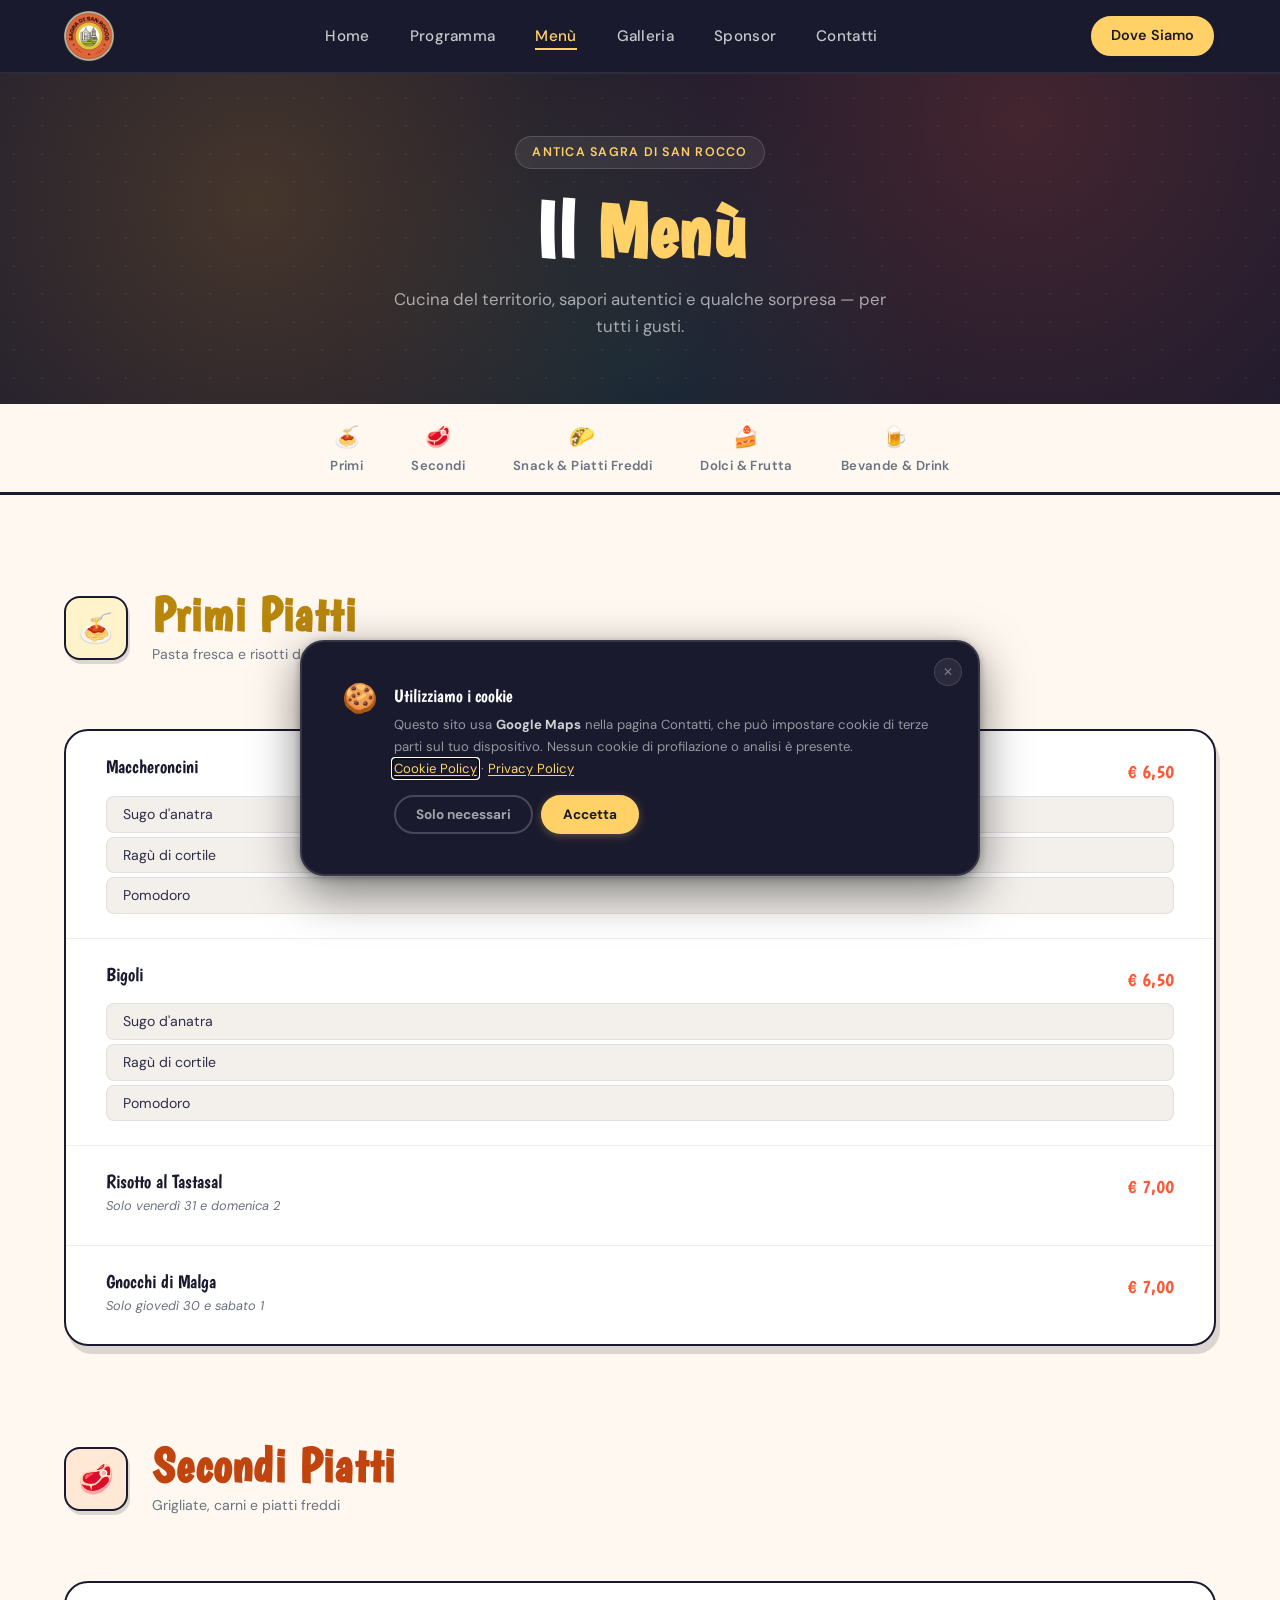
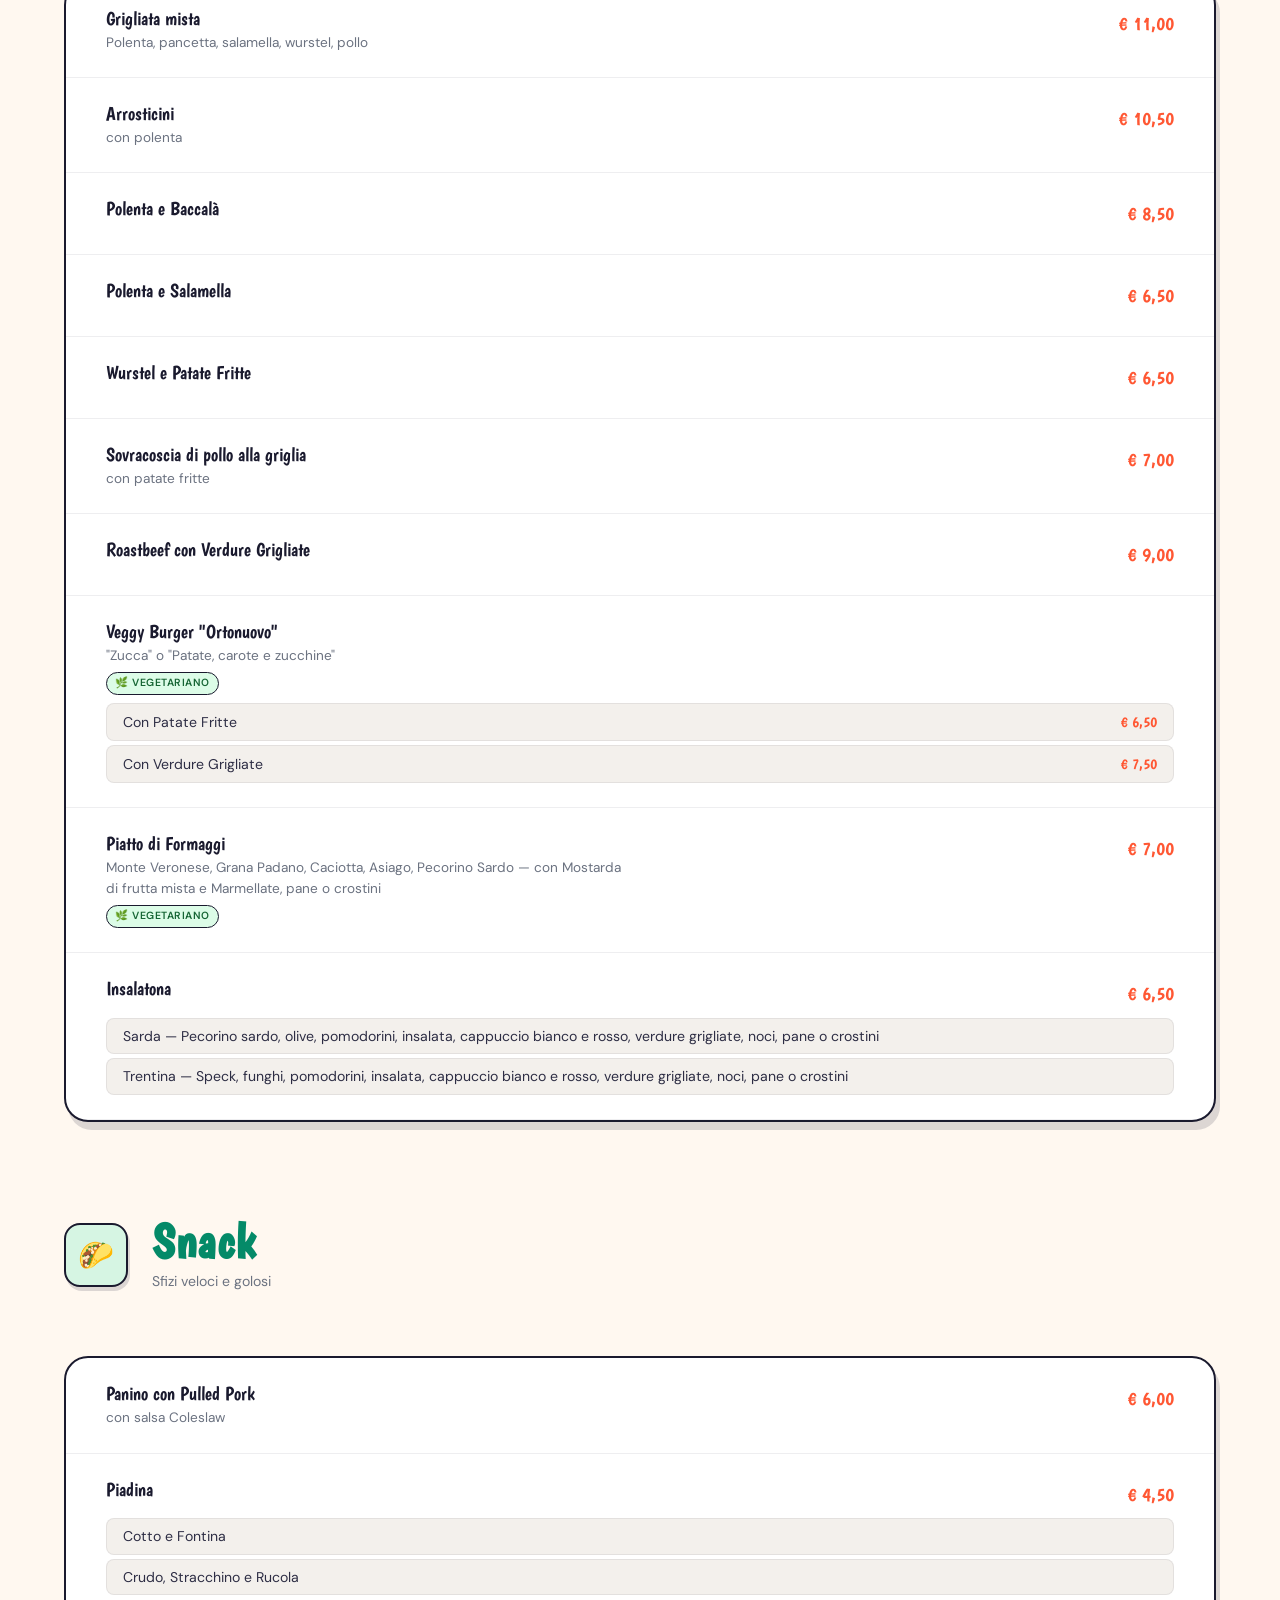
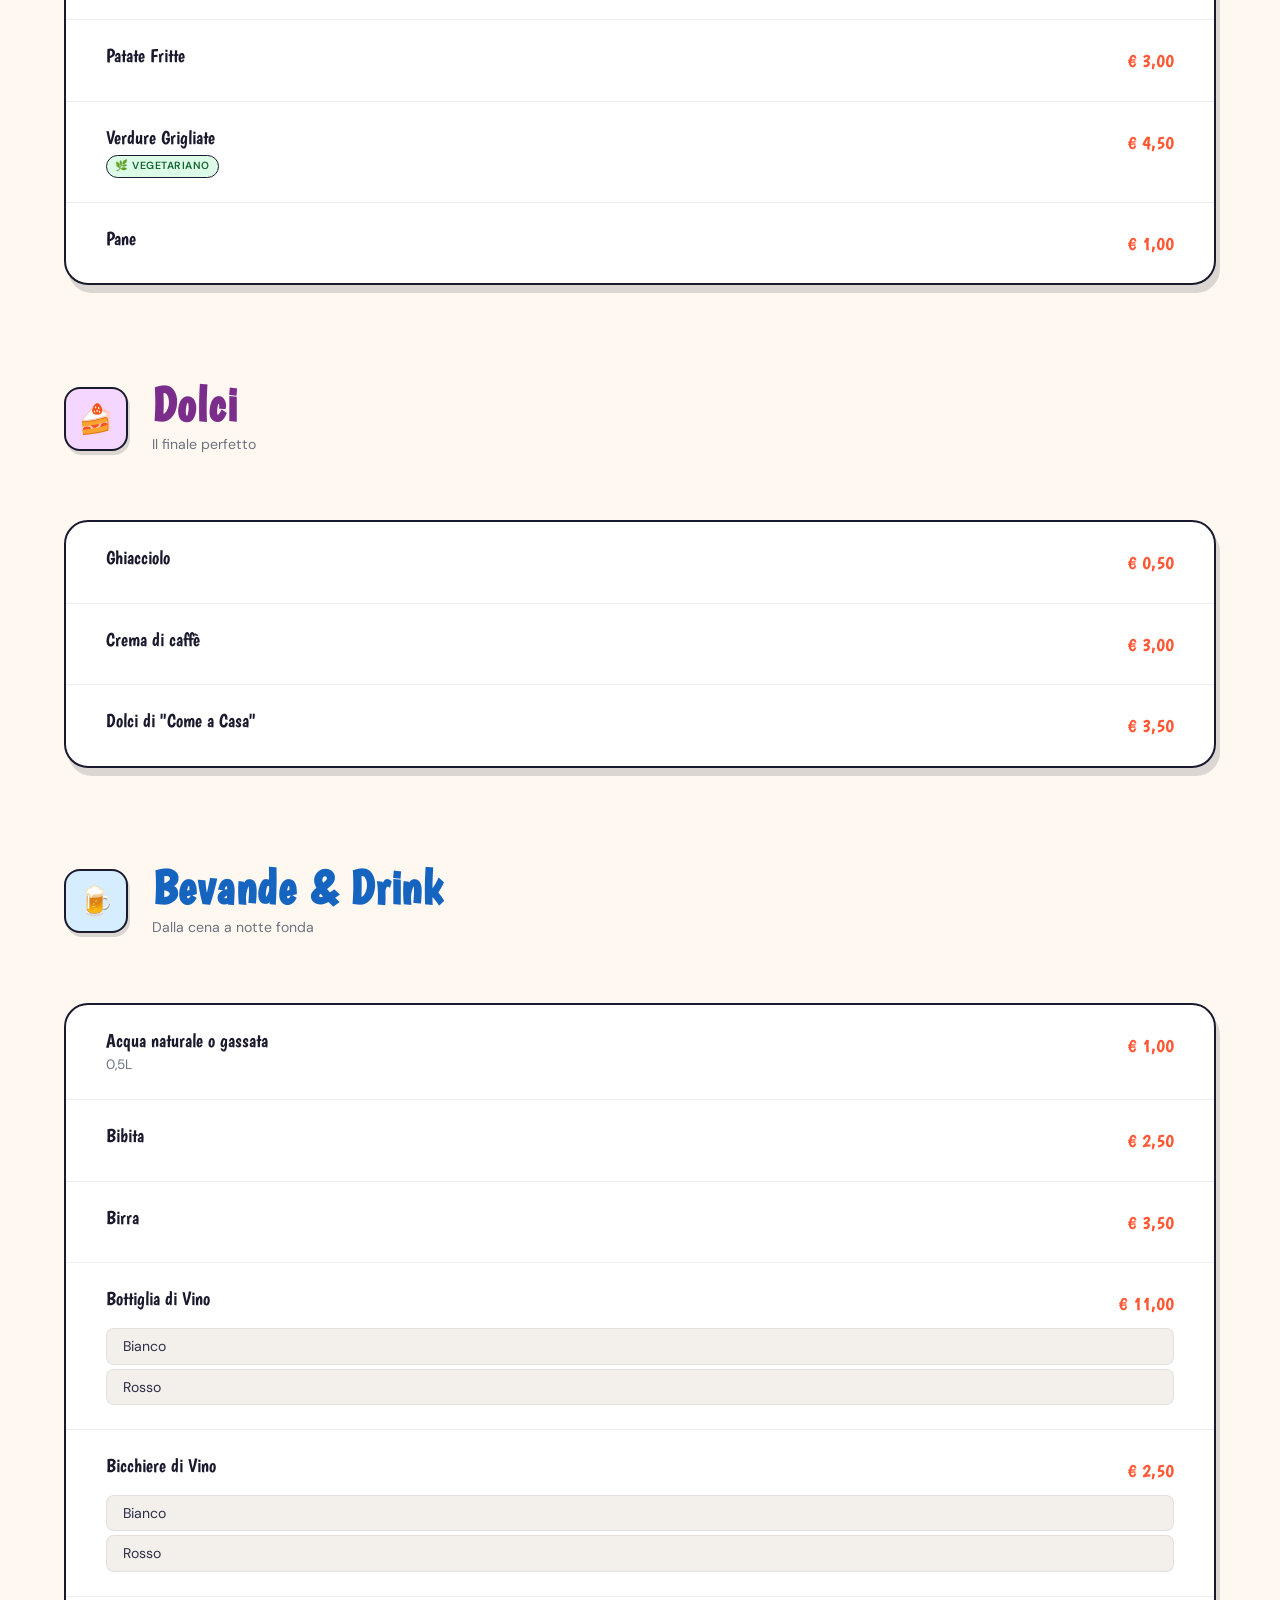
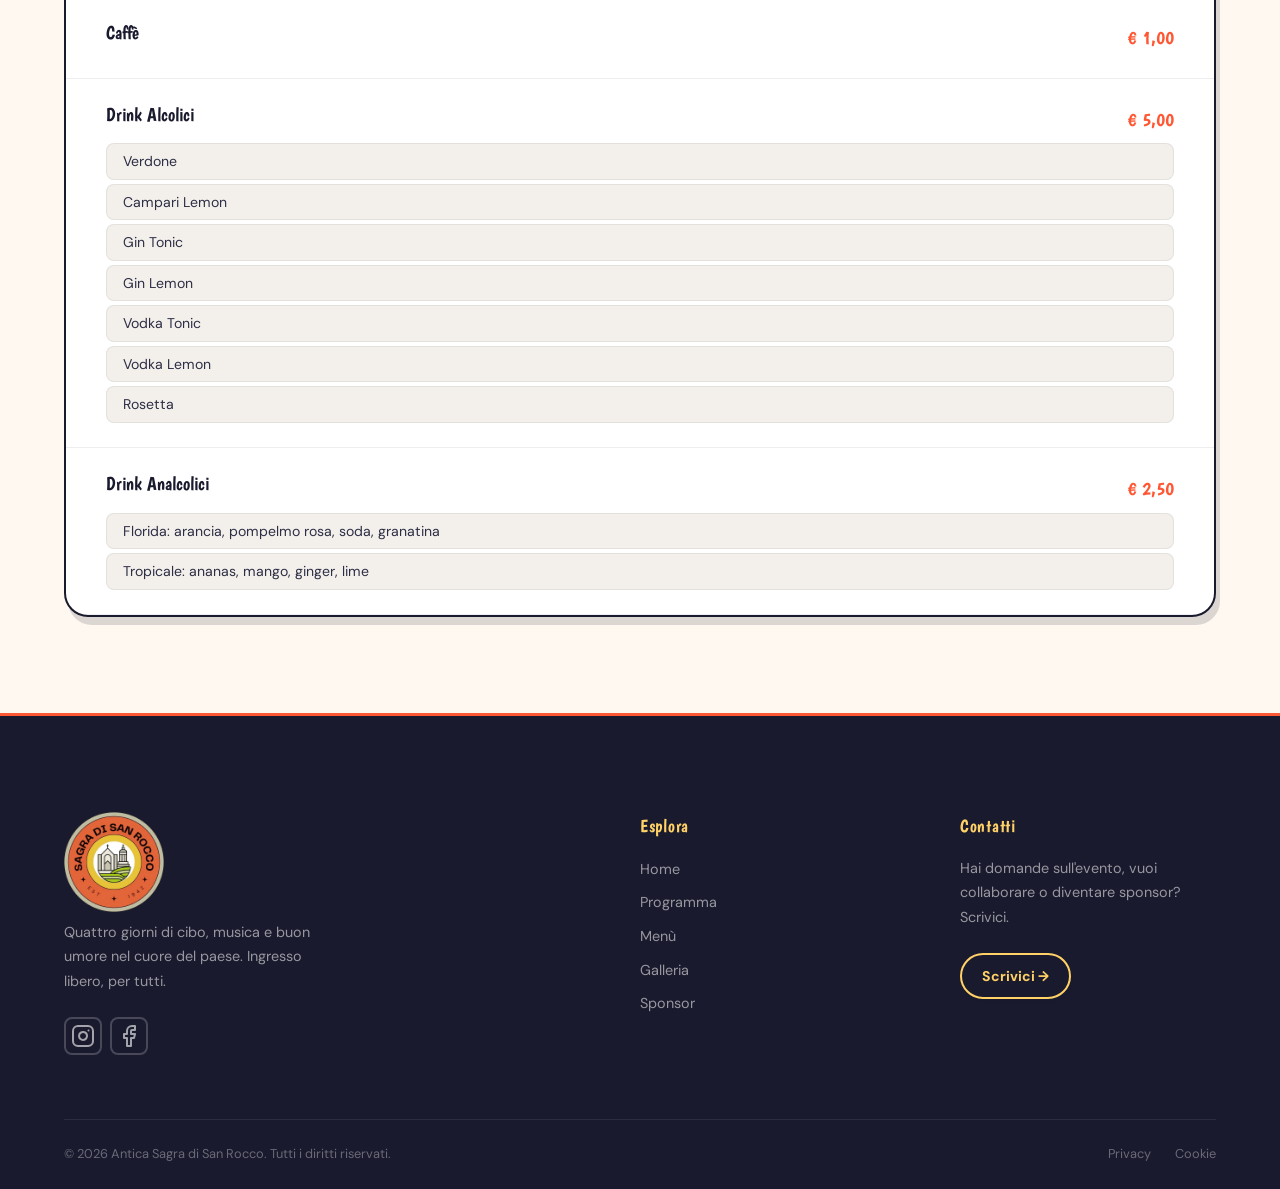
<file: menu.html>
<!doctype html>
<html lang="it">
  <head>
    <meta charset="UTF-8" />
    <meta name="viewport" content="width=device-width, initial-scale=1.0" />
    <title>Menù — Antica Sagra di San Rocco</title>
    <link rel="stylesheet" href="css/style.css" />
    <link rel="stylesheet" href="css/components.css" />
    <link rel="stylesheet" href="css/menu.css" />
    <link rel="stylesheet" href="css/privacy.css" />
    <link rel="stylesheet" href="css/cookie_consent.css" />
    <link rel="icon" type="image/png" href="assets/logo.png" />
  </head>
  <body>
    <!-- ══════════════════════════════════
       NAVBAR
  ══════════════════════════════════ -->
    <nav class="navbar" role="navigation" aria-label="Main navigation">
      <div class="navbar__inner">
        <a href="index.html" class="navbar__logo" aria-label="CityFest home"
          ><img
            src="assets/logo.png"
            alt="Antica Sagra di San Rocco"
            height="50"
          />
        </a>
        <ul class="navbar__links" role="list">
          <li><a href="index.html">Home</a></li>
          <li><a href="lineup.html">Programma</a></li>
          <li><a href="menu.html" class="active">Menù</a></li>
          <li><a href="gallery.html">Galleria</a></li>
          <li><a href="sponsors.html">Sponsor</a></li>
          <li><a href="contact.html">Contatti</a></li>
        </ul>
        <div class="navbar__cta">
          <a href="contact.html" class="btn btn-secondary">Dove Siamo</a>
        </div>
        <button
          class="navbar__hamburger"
          aria-label="Toggle menu"
          aria-expanded="false"
        >
          <span></span><span></span><span></span>
        </button>
      </div>
      <div class="navbar__mobile" role="menu">
        <a href="index.html" role="menuitem">Home</a>
        <a href="lineup.html" role="menuitem">Programma</a>
        <a href="menu.html" role="menuitem">Menù</a>
        <a href="gallery.html" role="menuitem">Galleria</a>
        <a href="sponsors.html" role="menuitem">Sponsor</a>
        <a href="contact.html" role="menuitem">Contatti</a>
      </div>
    </nav>

    <!-- ══════════════════════════════════
       HERO
  ══════════════════════════════════ -->
    <section class="menu-hero" aria-label="Menu hero">
      <div class="menu-hero__dots"></div>
      <div class="container menu-hero__inner">
        <div class="menu-hero__eyebrow">Antica Sagra di San Rocco</div>
        <h1>Il <span>Menù</span></h1>
        <p class="menu-hero__sub">
          Cucina del territorio, sapori autentici e qualche sorpresa — per tutti
          i gusti.
        </p>
      </div>
    </section>

    <!-- ══════════════════════════════════
       STICKY SECTION NAV
  ══════════════════════════════════ -->
    <nav class="menu-nav" aria-label="Sezioni del menù">
      <div class="menu-nav__inner">
        <a href="#primi" class="menu-nav__link active">
          <span>🍝</span> Primi
        </a>
        <a href="#secondi" class="menu-nav__link"> <span>🥩</span> Secondi </a>
        <a href="#snack" class="menu-nav__link">
          <span>🌮</span> Snack &amp; Piatti Freddi
        </a>
        <a href="#dolci" class="menu-nav__link">
          <span>🍰</span> Dolci &amp; Frutta
        </a>
        <a href="#bevande" class="menu-nav__link">
          <span>🍺</span> Bevande &amp; Drink
        </a>
      </div>
    </nav>

    <!-- ══════════════════════════════════
       MENU BODY
  ══════════════════════════════════ -->
    <main class="menu-body">
      <div class="container">
        <!-- ════════════════════════════
           PRIMI PIATTI
      ════════════════════════════ -->
        <section
          id="primi"
          class="menu-section menu-section--primi"
          aria-labelledby="primi-title"
        >
          <div class="menu-section__header">
            <div class="menu-section__icon">🍝</div>
            <div class="menu-section__title-wrap">
              <h2 class="menu-section__title" id="primi-title">Primi Piatti</h2>
              <p class="menu-section__subtitle">
                Pasta fresca e risotti della tradizione
              </p>
            </div>
          </div>

          <div class="menu-items" role="list">
            <!-- Maccheroncini -->
            <div class="menu-item--group" role="listitem">
              <div class="menu-item__group-header">
                <p class="menu-item__name">Maccheroncini</p>
                <span class="menu-item__price">€ 6,50</span>
              </div>
              <div class="menu-item__options">
                <div class="menu-item__option">
                  <span class="menu-item__option-name">Sugo d'anatra</span>
                </div>
                <div class="menu-item__option">
                  <span class="menu-item__option-name">Ragù di cortile</span>
                </div>
                <div class="menu-item__option">
                  <span class="menu-item__option-name">Pomodoro</span>
                </div>
              </div>
            </div>

            <!-- Bigoli -->
            <div class="menu-item--group" role="listitem">
              <div class="menu-item__group-header">
                <p class="menu-item__name">Bigoli</p>
                <span class="menu-item__price">€ 6,50</span>
              </div>
              <div class="menu-item__options">
                <div class="menu-item__option">
                  <span class="menu-item__option-name">Sugo d'anatra</span>
                </div>
                <div class="menu-item__option">
                  <span class="menu-item__option-name">Ragù di cortile</span>
                </div>
                <div class="menu-item__option">
                  <span class="menu-item__option-name">Pomodoro</span>
                </div>
              </div>
            </div>
            <!-- Risotto al Tastasal -->
            <div class="menu-item" role="listitem">
              <div class="menu-item__left">
                <p class="menu-item__name">Risotto al Tastasal</p>
                <p class="menu-item__note">Solo venerdì 31 e domenica 2</p>
              </div>
              <span class="menu-item__price">€ 7,00</span>
            </div>
            <!-- Gnocchi di malga -->
            <div class="menu-item" role="listitem">
              <div class="menu-item__left">
                <p class="menu-item__name">Gnocchi di Malga</p>
                <p class="menu-item__note">Solo giovedì 30 e sabato 1</p>
              </div>
              <span class="menu-item__price">€ 7,00</span>
            </div>
          </div>
        </section>

        <!-- ════════════════════════════
           SECONDI PIATTI
      ════════════════════════════ -->
        <section
          id="secondi"
          class="menu-section menu-section--secondi"
          aria-labelledby="secondi-title"
        >
          <div class="menu-section__header">
            <div class="menu-section__icon">🥩</div>
            <div class="menu-section__title-wrap">
              <h2 class="menu-section__title" id="secondi-title">
                Secondi Piatti
              </h2>
              <p class="menu-section__subtitle">
                Grigliate, carni e piatti freddi
              </p>
            </div>
          </div>

          <div class="menu-items" role="list">
            <div class="menu-item" role="listitem">
              <div class="menu-item__left">
                <p class="menu-item__name">Grigliata mista</p>
                <p class="menu-item__desc">
                  Polenta, pancetta, salamella, wurstel, pollo
                </p>
              </div>
              <span class="menu-item__price">€ 11,00</span>
            </div>

            <div class="menu-item" role="listitem">
              <div class="menu-item__left">
                <p class="menu-item__name">Arrosticini</p>
                <p class="menu-item__desc">con polenta</p>
              </div>

              <span class="menu-item__price">€ 10,50</span>
            </div>
            <div class="menu-item" role="listitem">
              <div class="menu-item__left">
                <p class="menu-item__name">Polenta e Baccalà</p>
              </div>
              <span class="menu-item__price">€ 8,50</span>
            </div>

            <div class="menu-item" role="listitem">
              <div class="menu-item__left">
                <p class="menu-item__name">Polenta e Salamella</p>
              </div>
              <span class="menu-item__price">€ 6,50</span>
            </div>

            <div class="menu-item" role="listitem">
              <div class="menu-item__left">
                <p class="menu-item__name">Wurstel e Patate Fritte</p>
              </div>
              <span class="menu-item__price">€ 6,50</span>
            </div>

            <div class="menu-item" role="listitem">
              <div class="menu-item__left">
                <p class="menu-item__name">Sovracoscia di pollo alla griglia</p>
                <p class="menu-item__desc">con patate fritte</p>
              </div>
              <span class="menu-item__price">€ 7,00</span>
            </div>

            <div class="menu-item" role="listitem">
              <div class="menu-item__left">
                <p class="menu-item__name">Roastbeef con Verdure Grigliate</p>
              </div>
              <span class="menu-item__price">€ 9,00</span>
            </div>

            <!-- Veggy Burger -->
            <div class="menu-item--group" role="listitem">
              <div class="menu-item__group-header">
                <div>
                  <p class="menu-item__name">Veggy Burger "Ortonuovo"</p>
                  <p class="menu-item__desc">
                    "Zucca" o "Patate, carote e zucchine"
                  </p>
                  <div class="menu-item__tags">
                    <span class="tag tag-vegan">🌿 Vegetariano</span>
                  </div>
                </div>
              </div>
              <div class="menu-item__options">
                <div class="menu-item__option">
                  <span class="menu-item__option-name">Con Patate Fritte</span>
                  <span class="menu-item__option-price">€ 6,50</span>
                </div>
                <div class="menu-item__option">
                  <span class="menu-item__option-name"
                    >Con Verdure Grigliate</span
                  >
                  <span class="menu-item__option-price">€ 7,50</span>
                </div>
              </div>
            </div>

            <!-- Piatto di Formaggi -->
            <div class="menu-item" role="listitem">
              <div class="menu-item__left">
                <p class="menu-item__name">Piatto di Formaggi</p>
                <p class="menu-item__desc">
                  Monte Veronese, Grana Padano, Caciotta, Asiago, Pecorino Sardo
                  — con Mostarda di frutta mista e Marmellate, pane o crostini
                </p>
                <div class="menu-item__tags">
                  <span class="tag tag-vegan">🌿 Vegetariano</span>
                </div>
              </div>
              <span class="menu-item__price">€ 7,00</span>
            </div>

            <!-- Insalatona -->
            <div class="menu-item--group" role="listitem">
              <div class="menu-item__group-header">
                <div>
                  <p class="menu-item__name">Insalatona</p>
                </div>
                <span class="menu-item__price">€ 6,50</span>
              </div>
              <div class="menu-item__options">
                <div class="menu-item__option">
                  <span class="menu-item__option-name"
                    >Sarda — Pecorino sardo, olive, pomodorini, insalata,
                    cappuccio bianco e rosso, verdure grigliate, noci, pane o
                    crostini</span
                  >
                </div>
                <div class="menu-item__option">
                  <span class="menu-item__option-name"
                    >Trentina — Speck, funghi, pomodorini, insalata, cappuccio
                    bianco e rosso, verdure grigliate, noci, pane o
                    crostini</span
                  >
                </div>
              </div>
            </div>
          </div>
        </section>

        <!-- ════════════════════════════
           SNACK & PIATTI FREDDI
      ════════════════════════════ -->
        <section
          id="snack"
          class="menu-section menu-section--snack"
          aria-labelledby="snack-title"
        >
          <div class="menu-section__header">
            <div class="menu-section__icon">🌮</div>
            <div class="menu-section__title-wrap">
              <h2 class="menu-section__title" id="snack-title">Snack</h2>
              <p class="menu-section__subtitle">Sfizi veloci e golosi</p>
            </div>
          </div>

          <div class="menu-items" role="list">
            <div class="menu-item" role="listitem">
              <div class="menu-item__left">
                <p class="menu-item__name">Panino con Pulled Pork</p>
                <p class="menu-item__desc">con salsa Coleslaw</p>
              </div>
              <span class="menu-item__price">€ 6,00</span>
            </div>

            <div class="menu-item--group" role="listitem">
              <div class="menu-item__group-header">
                <div>
                  <p class="menu-item__name">Piadina</p>
                </div>
                <span class="menu-item__price">€ 4,50</span>
              </div>
              <div class="menu-item__options">
                <div class="menu-item__option">
                  <span class="menu-item__option-name">Cotto e Fontina</span>
                </div>
                <div class="menu-item__option">
                  <span class="menu-item__option-name"
                    >Crudo, Stracchino e Rucola</span
                  >
                </div>
              </div>
            </div>

            <div class="menu-item" role="listitem">
              <div class="menu-item__left">
                <p class="menu-item__name">Patate Fritte</p>
              </div>
              <span class="menu-item__price">€ 3,00</span>
            </div>

            <div class="menu-item" role="listitem">
              <div class="menu-item__left">
                <p class="menu-item__name">Verdure Grigliate</p>
                <div class="menu-item__tags">
                  <span class="tag tag-vegan">🌿 Vegetariano</span>
                </div>
              </div>
              <span class="menu-item__price">€ 4,50</span>
            </div>

            <div class="menu-item" role="listitem">
              <div class="menu-item__left">
                <p class="menu-item__name">Pane</p>
              </div>
              <span class="menu-item__price">€ 1,00</span>
            </div>
          </div>
        </section>

        <!-- ════════════════════════════
           DOLCI & FRUTTA
      ════════════════════════════ -->
        <section
          id="dolci"
          class="menu-section menu-section--dolci"
          aria-labelledby="dolci-title"
        >
          <div class="menu-section__header">
            <div class="menu-section__icon">🍰</div>
            <div class="menu-section__title-wrap">
              <h2 class="menu-section__title" id="dolci-title">Dolci</h2>
              <p class="menu-section__subtitle">Il finale perfetto</p>
            </div>
          </div>

          <div class="menu-items" role="list">
            <div class="menu-item" role="listitem">
              <div class="menu-item__left">
                <p class="menu-item__name">Ghiacciolo</p>
              </div>
              <span class="menu-item__price">€ 0,50</span>
            </div>

            <div class="menu-item" role="listitem">
              <div class="menu-item__left">
                <p class="menu-item__name">Crema di caffè</p>
              </div>
              <span class="menu-item__price">€ 3,00</span>
            </div>

            <div class="menu-item" role="listitem">
              <div class="menu-item__left">
                <p class="menu-item__name">Dolci di "Come a Casa"</p>
              </div>
              <span class="menu-item__price">€ 3,50</span>
            </div>
          </div>
        </section>

        <!-- ════════════════════════════
           BEVANDE & DRINK
      ════════════════════════════ -->
        <section
          id="bevande"
          class="menu-section menu-section--bevande"
          aria-labelledby="bevande-title"
        >
          <div class="menu-section__header">
            <div class="menu-section__icon">🍺</div>
            <div class="menu-section__title-wrap">
              <h2 class="menu-section__title" id="bevande-title">
                Bevande &amp; Drink
              </h2>
              <p class="menu-section__subtitle">Dalla cena a notte fonda</p>
            </div>
          </div>

          <div class="menu-items" role="list">
            <div class="menu-item" role="listitem">
              <div class="menu-item__left">
                <p class="menu-item__name">Acqua naturale o gassata</p>
                <p class="menu-item__desc">0,5L</p>
              </div>
              <span class="menu-item__price">€ 1,00</span>
            </div>

            <div class="menu-item" role="listitem">
              <div class="menu-item__left">
                <p class="menu-item__name">Bibita</p>
              </div>
              <span class="menu-item__price">€ 2,50</span>
            </div>

            <div class="menu-item" role="listitem">
              <div class="menu-item__left">
                <p class="menu-item__name">Birra</p>
              </div>
              <span class="menu-item__price">€ 3,50</span>
            </div>
            <!-- Insalatona -->
            <div class="menu-item--group" role="listitem">
              <div class="menu-item__group-header">
                <div>
                  <p class="menu-item__name">Bottiglia di Vino</p>
                </div>
                <span class="menu-item__price">€ 11,00</span>
              </div>
              <div class="menu-item__options">
                <div class="menu-item__option">
                  <span class="menu-item__option-name">Bianco</span>
                </div>
                <div class="menu-item__option">
                  <span class="menu-item__option-name">Rosso</span>
                </div>
              </div>
            </div>
            <div class="menu-item--group" role="listitem">
              <div class="menu-item__group-header">
                <div>
                  <p class="menu-item__name">Bicchiere di Vino</p>
                </div>
                <span class="menu-item__price">€ 2,50</span>
              </div>
              <div class="menu-item__options">
                <div class="menu-item__option">
                  <span class="menu-item__option-name">Bianco</span>
                </div>
                <div class="menu-item__option">
                  <span class="menu-item__option-name">Rosso</span>
                </div>
              </div>
            </div>

            <div class="menu-item" role="listitem">
              <div class="menu-item__left">
                <p class="menu-item__name">Caffè</p>
              </div>
              <span class="menu-item__price">€ 1,00</span>
            </div>

            <div class="menu-item--group" role="listitem">
              <div class="menu-item__group-header">
                <div>
                  <p class="menu-item__name">Drink Alcolici</p>
                </div>
                <span class="menu-item__price">€ 5,00</span>
              </div>
              <div class="menu-item__options">
                <div class="menu-item__option">
                  <span class="menu-item__option-name">Verdone</span>
                </div>
                <div class="menu-item__option">
                  <span class="menu-item__option-name">Campari Lemon</span>
                </div>
                <div class="menu-item__option">
                  <span class="menu-item__option-name">Gin Tonic</span>
                </div>
                <div class="menu-item__option">
                  <span class="menu-item__option-name">Gin Lemon</span>
                </div>
                <div class="menu-item__option">
                  <span class="menu-item__option-name">Vodka Tonic</span>
                </div>
                <div class="menu-item__option">
                  <span class="menu-item__option-name">Vodka Lemon</span>
                </div>
                <div class="menu-item__option">
                  <span class="menu-item__option-name">Rosetta</span>
                </div>
              </div>
            </div>
            <div class="menu-item--group" role="listitem">
              <div class="menu-item__group-header">
                <div>
                  <p class="menu-item__name">Drink Analcolici</p>
                </div>
                <span class="menu-item__price">€ 2,50</span>
              </div>
              <div class="menu-item__options">
                <div class="menu-item__option">
                  <span class="menu-item__option-name"
                    >Florida: arancia, pompelmo rosa, soda, granatina</span
                  >
                </div>
                <div class="menu-item__option">
                  <span class="menu-item__option-name"
                    >Tropicale: ananas, mango, ginger, lime</span
                  >
                </div>
              </div>
            </div>
          </div>
        </section>
      </div>
    </main>

    <!--
  ════════════════════════════════════════════════════
  FOOTER — copy this block into every page
  Replace the "active" class on the correct nav link
  ════════════════════════════════════════════════════
-->
    <footer class="footer" role="contentinfo">
      <div class="container">
        <div class="footer__grid">
          <!-- Brand -->
          <div class="footer__brand">
            <div class="footer__brand-name">
              <img
                src="assets/logo.png"
                alt="Antica Sagra di San Rocco"
                height="100"
              />
            </div>
            <p class="footer__brand-desc">
              Quattro giorni di cibo, musica e buon umore nel cuore del paese.
              Ingresso libero, per tutti.
            </p>
            <div class="footer__socials">
              <!-- SOCIAL: replace href with real URLs -->
              <a
                href="https://www.instagram.com/sagra_sanrocco_pedemonte/#"
                class="footer__social-link"
                aria-label="Instagram"
                ><svg
                  xmlns="http://www.w3.org/2000/svg"
                  width="24"
                  height="24"
                  viewBox="0 0 24 24"
                  fill="none"
                  stroke="currentColor"
                  stroke-width="2"
                  stroke-linecap="round"
                  stroke-linejoin="round"
                  class="lucide lucide-instagram-icon lucide-instagram"
                >
                  <rect width="20" height="20" x="2" y="2" rx="5" ry="5" />
                  <path d="M16 11.37A4 4 0 1 1 12.63 8 4 4 0 0 1 16 11.37z" />
                  <line x1="17.5" x2="17.51" y1="6.5" y2="6.5" /></svg
              ></a>
              <a
                href="https://www.facebook.com/AnticaSagraSanRocco?locale=it_IT"
                class="footer__social-link"
                aria-label="Facebook"
                ><svg
                  xmlns="http://www.w3.org/2000/svg"
                  width="24"
                  height="24"
                  viewBox="0 0 24 24"
                  fill="none"
                  stroke="currentColor"
                  stroke-width="2"
                  stroke-linecap="round"
                  stroke-linejoin="round"
                  class="lucide lucide-facebook-icon lucide-facebook"
                >
                  <path
                    d="M18 2h-3a5 5 0 0 0-5 5v3H7v4h3v8h4v-8h3l1-4h-4V7a1 1 0 0 1 1-1h3z"
                  /></svg
              ></a>
            </div>
          </div>

          <!-- Esplora -->
          <div class="footer__col">
            <p class="footer__col-title">Esplora</p>
            <ul>
              <li><a href="index.html">Home</a></li>
              <li><a href="lineup.html">Programma</a></li>
              <li><a href="menu.html">Menù</a></li>
              <li><a href="gallery.html">Galleria</a></li>
              <li><a href="sponsors.html">Sponsor</a></li>
            </ul>
          </div>

          <!-- Contatti -->
          <div class="footer__col footer__col--contact">
            <div class="footer__col-title">Contatti</div>
            <p>
              Hai domande sull'evento, vuoi collaborare o diventare sponsor?
              Scrivici.
            </p>
            <a href="contact.html" class="footer__contact-btn"> Scrivici → </a>
          </div>
        </div>

        <div class="footer__bottom">
          <p>© 2026 Antica Sagra di San Rocco. Tutti i diritti riservati.</p>
          <nav class="footer__bottom-links" aria-label="Link legali">
            <a
              href="javascript:void(0)"
              class="open-policy"
              data-policy="privacy"
              >Privacy</a
            >
            <a
              href="javascript:void(0)"
              class="open-policy"
              data-policy="cookie"
              >Cookie</a
            >
            <div id="PCModal" class="modal"></div>
          </nav>
        </div>
      </div>
    </footer>
    <script src="js/main.js"></script>
    <script src="js/menu.js"></script>
    <script src="js/cookie_consent.js"></script>
  </body>
</html>
</file>
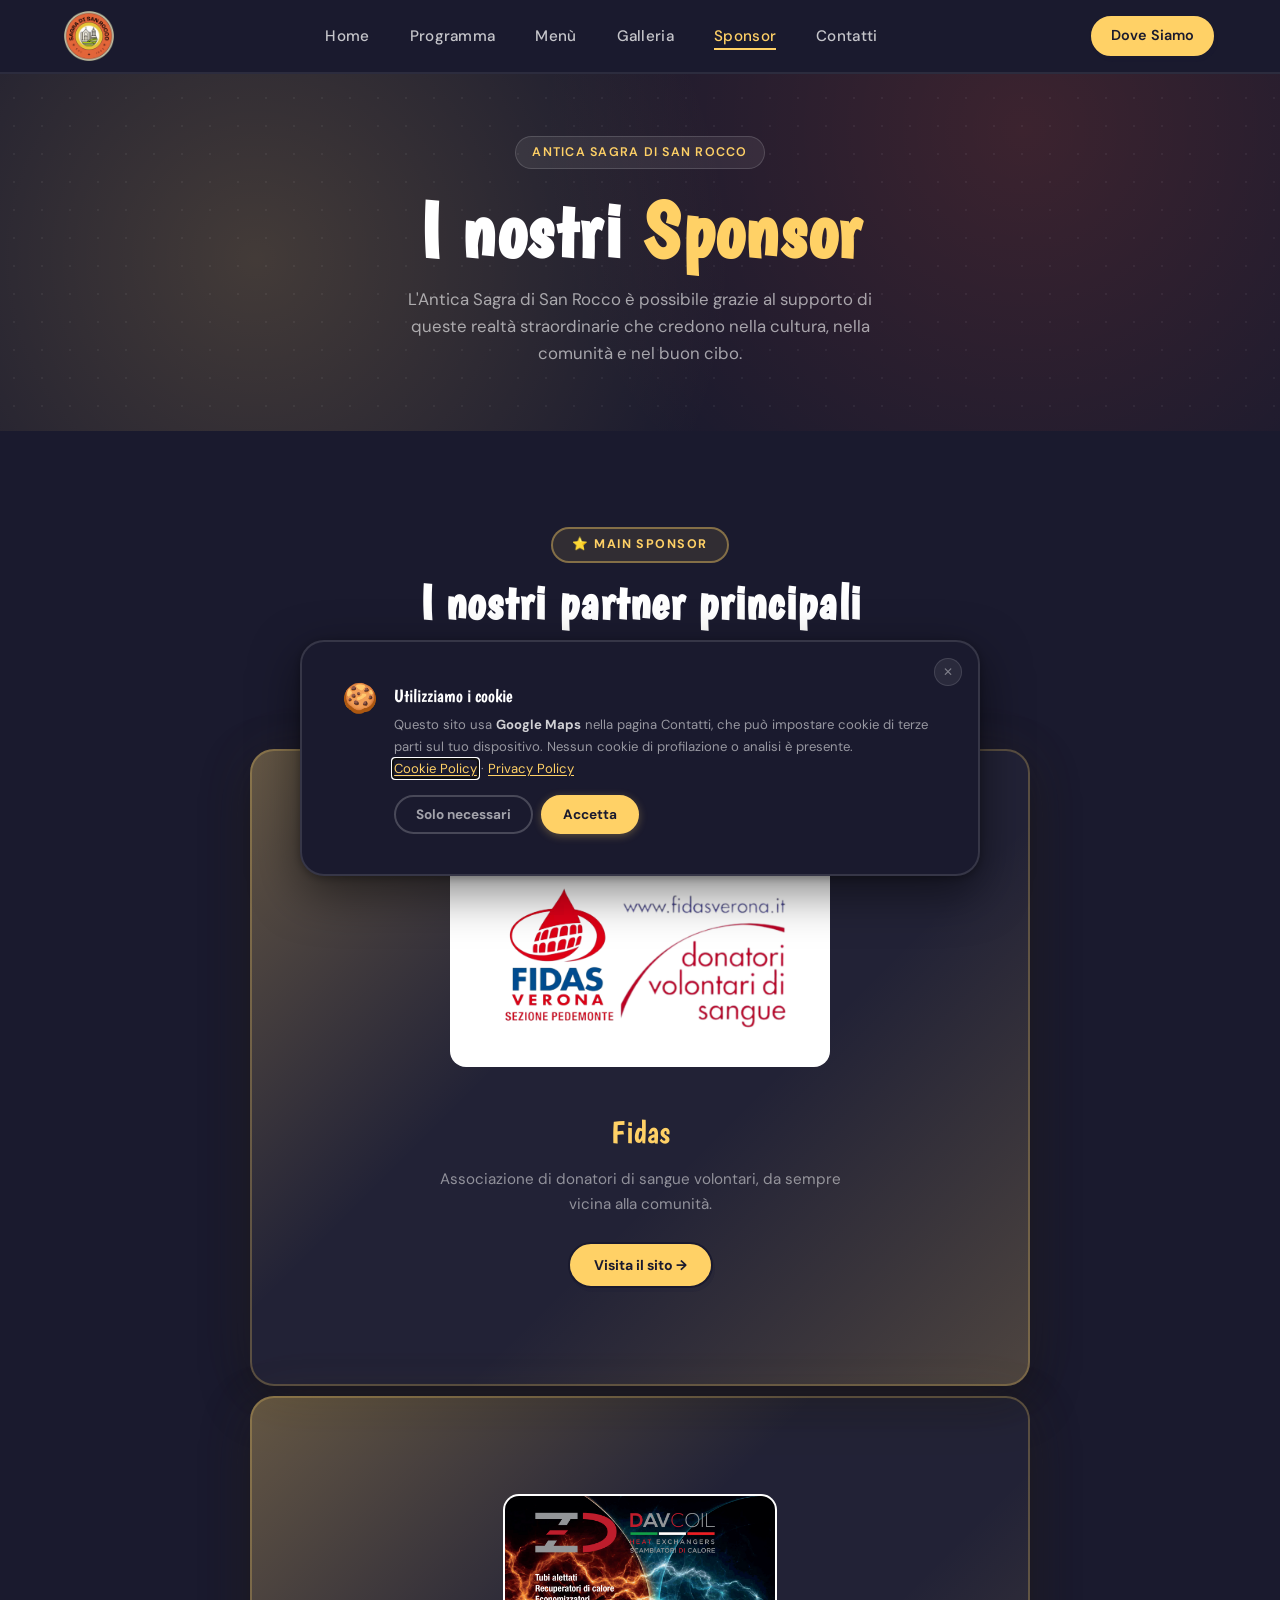
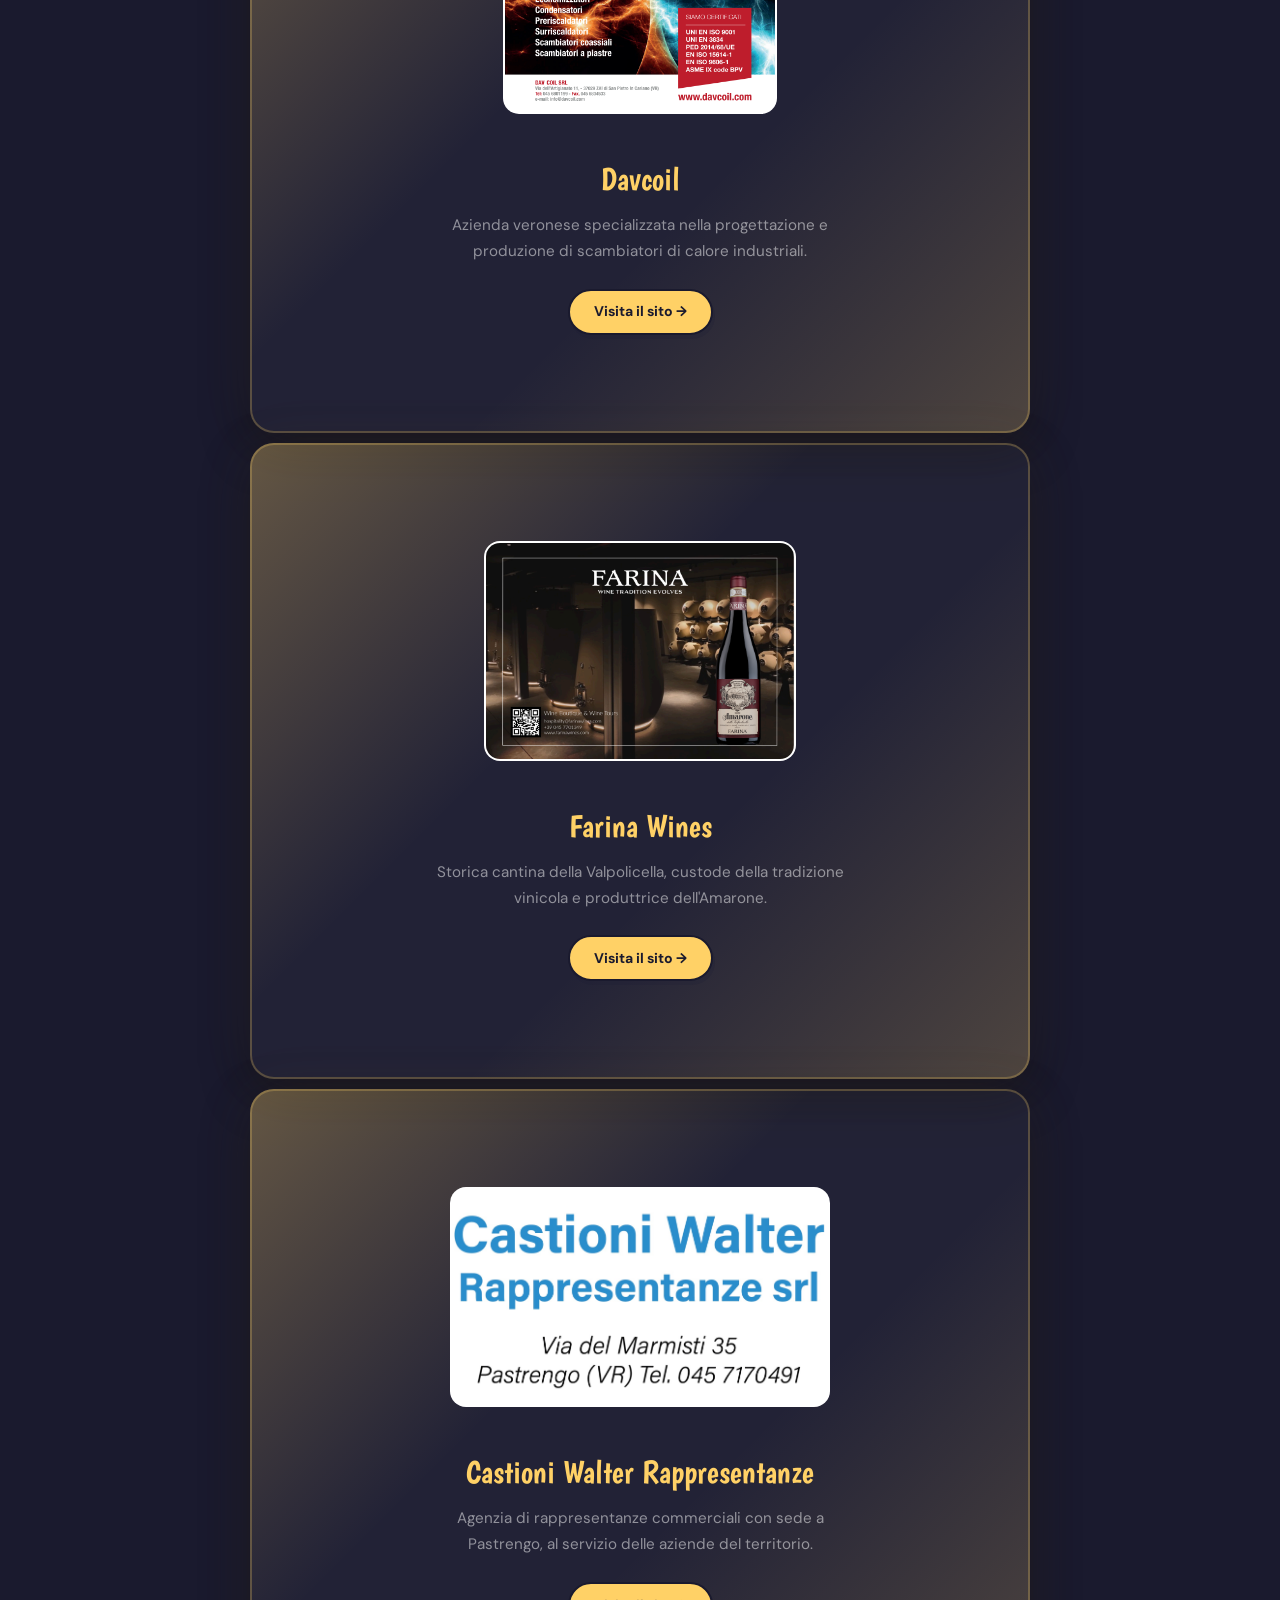
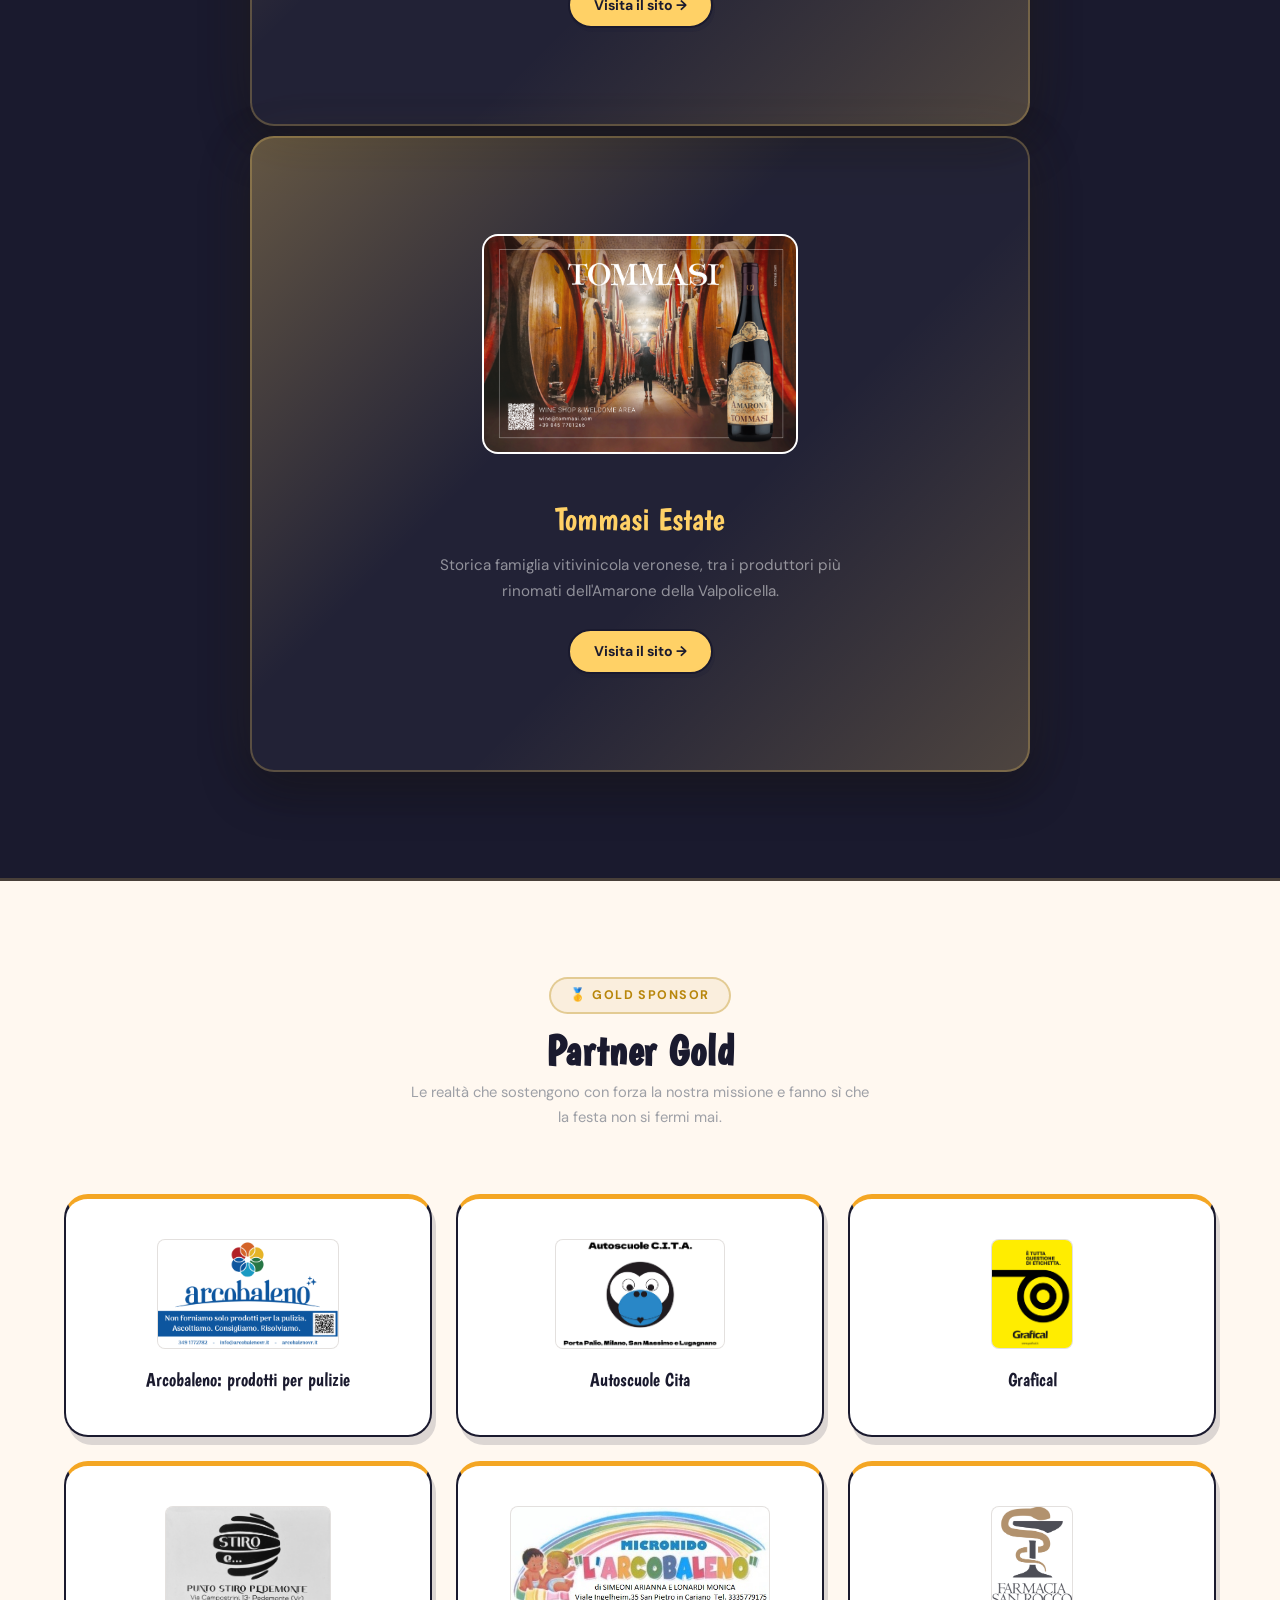
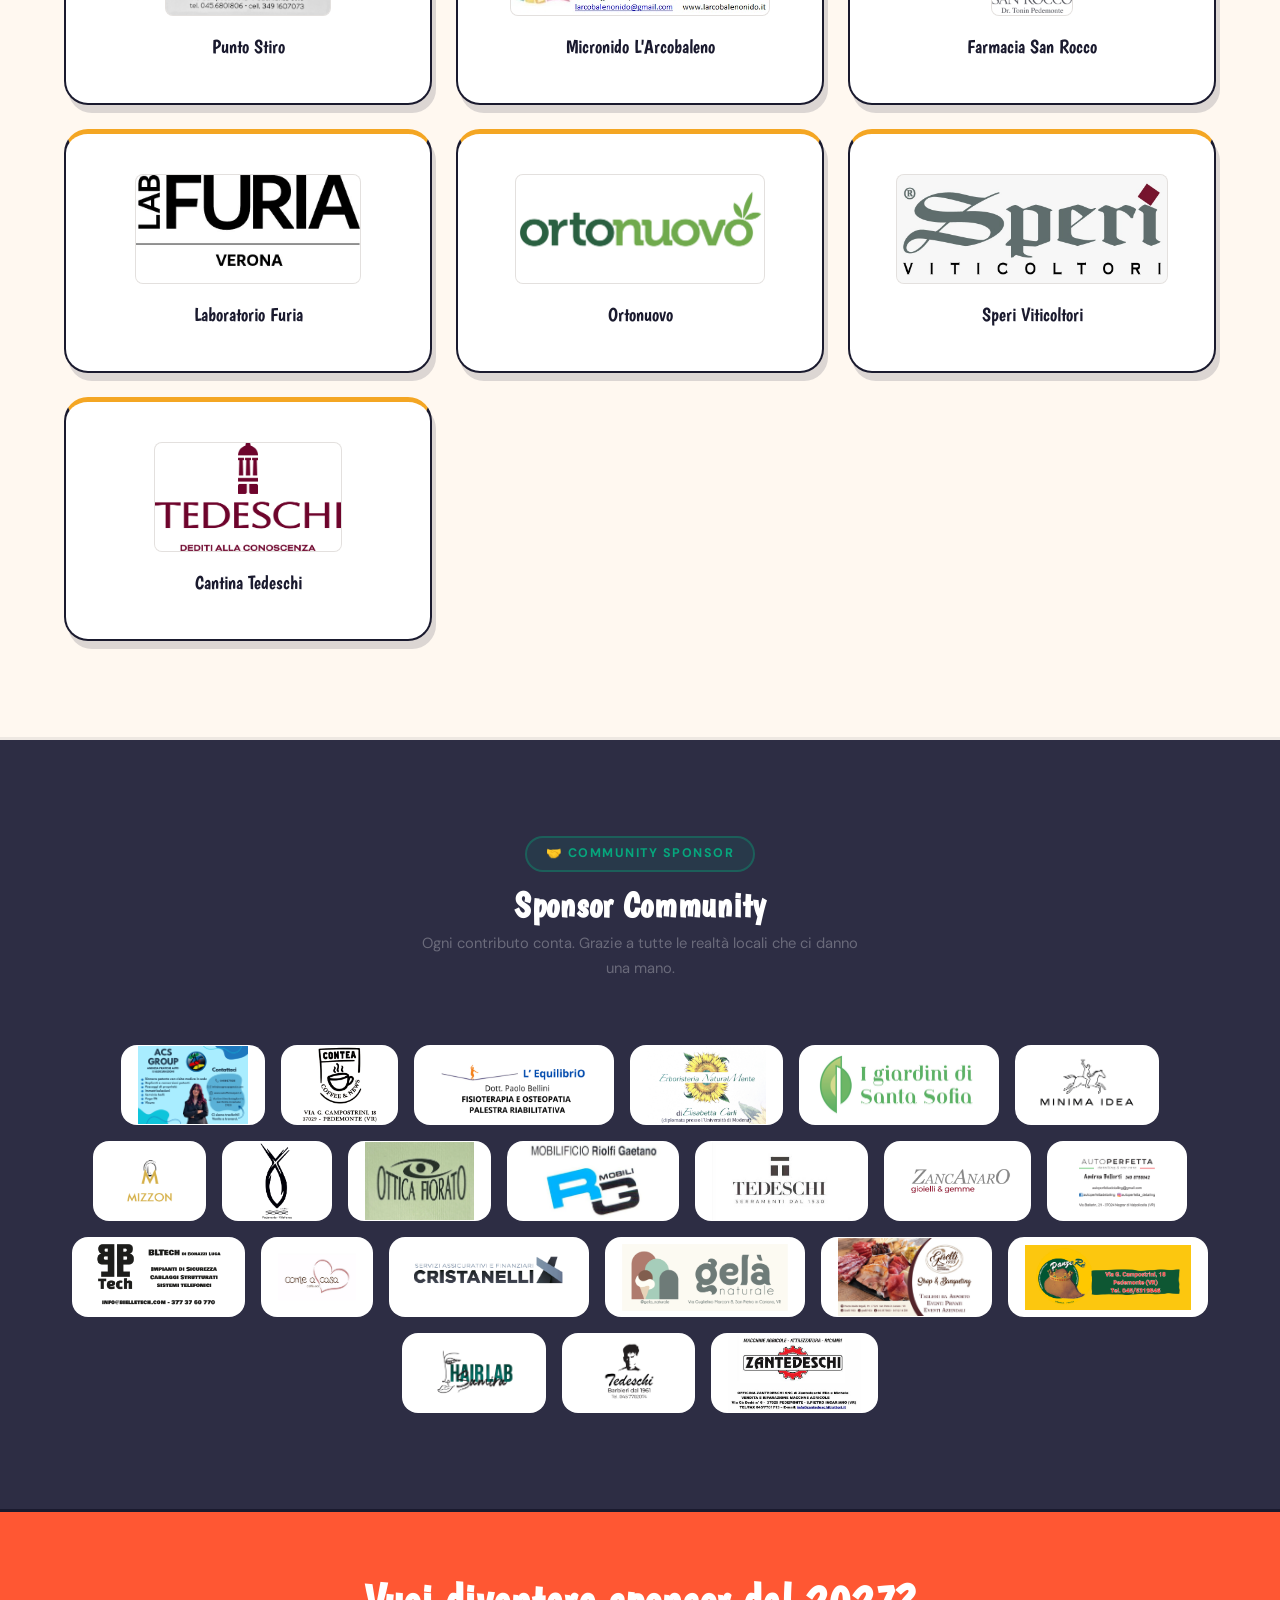
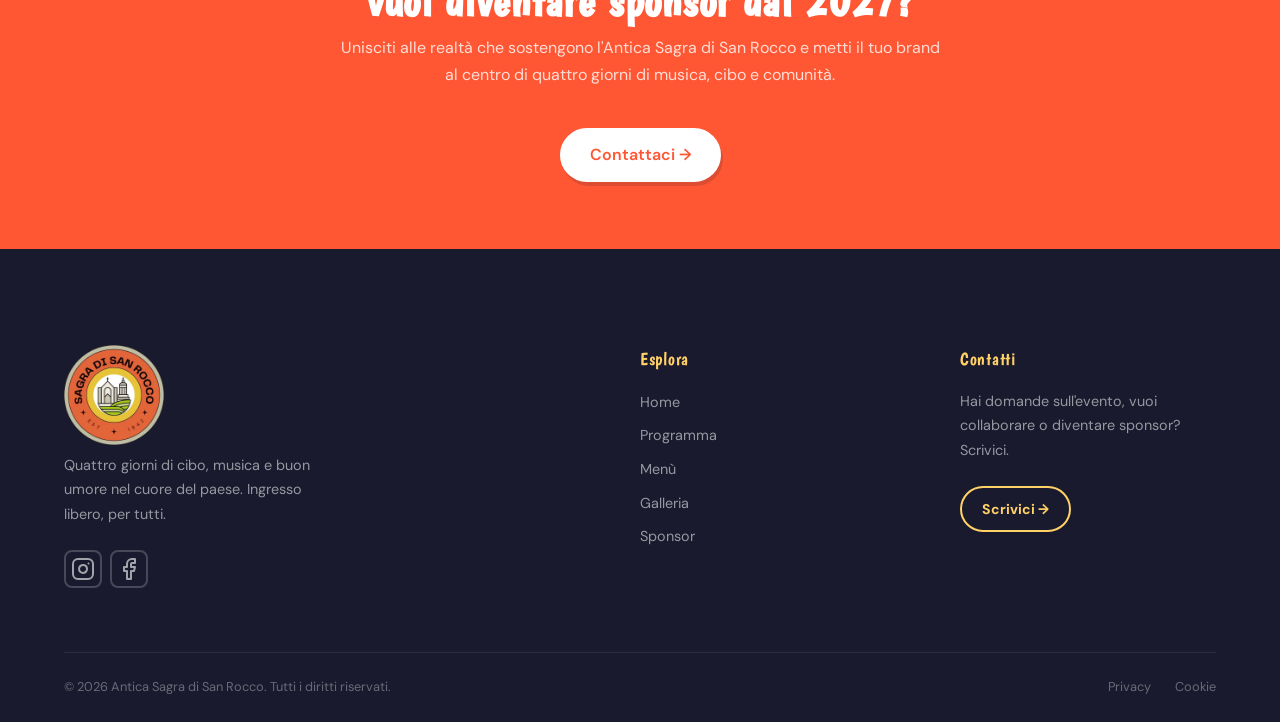
<file: sponsors.html>
<!doctype html>
<html lang="it">
  <head>
    <meta charset="UTF-8" />
    <meta name="viewport" content="width=device-width, initial-scale=1.0" />
    <title>Sponsor — Antica Sagra di San Rocco</title>
    <link rel="stylesheet" href="css/style.css" />
    <link rel="stylesheet" href="css/components.css" />
    <link rel="stylesheet" href="css/sponsors.css" />
    <link rel="stylesheet" href="css/privacy.css" />
    <link rel="icon" type="image/png" href="assets/logo.png" />
  </head>
  <body>
    <!-- ══════════════════════════════════
       NAVBAR
  ══════════════════════════════════ -->
    <nav class="navbar" role="navigation" aria-label="Main navigation">
      <div class="navbar__inner">
        <a href="index.html" class="navbar__logo" aria-label="CityFest home">
          <img
            src="assets/logo.png"
            alt="Antica Sagra di San Rocco"
            height="50"
          />
        </a>
        <ul class="navbar__links" role="list">
          <li><a href="index.html">Home</a></li>
          <li><a href="lineup.html">Programma</a></li>
          <li><a href="menu.html">Menù</a></li>
          <li><a href="gallery.html">Galleria</a></li>
          <li><a href="sponsors.html" class="active">Sponsor</a></li>
          <li><a href="contact.html">Contatti</a></li>
          <link rel="stylesheet" href="css/cookie_consent.css" />
        </ul>
        <div class="navbar__cta">
          <a href="contact.html" class="btn btn-secondary">Dove Siamo</a>
        </div>
        <button
          class="navbar__hamburger"
          aria-label="Toggle menu"
          aria-expanded="false"
        >
          <span></span><span></span><span></span>
        </button>
      </div>
      <div class="navbar__mobile" role="menu">
        <a href="index.html" role="menuitem">Home</a>
        <a href="lineup.html" role="menuitem">Programma</a>
        <a href="menu.html" role="menuitem">Menù</a>
        <a href="gallery.html" role="menuitem">Galleria</a>
        <a href="sponsors.html" role="menuitem">Sponsor</a>
        <a href="contact.html" role="menuitem">Contatti</a>
      </div>
    </nav>

    <!-- ══════════════════════════════════
       HERO
  ══════════════════════════════════ -->
    <section class="sponsors-hero" aria-label="Sponsors hero">
      <div class="sponsors-hero__dots"></div>
      <div class="container sponsors-hero__inner">
        <div class="sponsors-hero__eyebrow">Antica Sagra di San Rocco</div>
        <h1>I nostri <span>Sponsor</span></h1>
        <p class="sponsors-hero__sub">
          L'Antica Sagra di San Rocco è possibile grazie al supporto di queste
          realtà straordinarie che credono nella cultura, nella comunità e nel
          buon cibo.
        </p>
      </div>
    </section>

    <!-- ══════════════════════════════════
       TIER 1 — MAIN SPONSOR
       One headline sponsor, full-width
       prominence with glow treatment.
       HOW TO EDIT:
       - Replace "sponsor/main-sponsor.png" with your logo file
       - Replace "Nome Sponsor" with the real name
       - Replace href="#" with the sponsor's website URL
  ══════════════════════════════════ -->
    <section class="tier tier--main" aria-labelledby="main-sponsor-title">
      <div class="container">
        <div class="tier__header">
          <div class="tier__badge">⭐ Main Sponsor</div>
          <h2 class="tier__title" id="main-sponsor-title">
            I nostri partner principali
          </h2>
          <p class="tier__desc">
            I grandi sostenitori che rendono possibile l'Antica Sagra di San
            Rocco
          </p>
        </div>

        <!--
        MAIN SPONSORS
        - src: path to logo in assets/sponsor/ folder
        - href: link to website or social
        - Edit name and description below
      -->
        <a
          href="https://fidasverona.it/"
          target="_blank"
          rel="noopener noreferrer"
          class="main-sponsor-card"
          aria-label="Visita il sito di FIDAS"
        >
          <div class="main-sponsor-card__logo-wrap">
            <img src="assets/sponsor/1_fidas.png" alt="Logo FIDAS" />
          </div>

          <div class="main-sponsor-card__info">
            <p class="main-sponsor-card__name">Fidas</p>
            <p class="main-sponsor-card__desc">
              Associazione di donatori di sangue volontari, da sempre vicina
              alla comunità.
            </p>
            <span class="main-sponsor-card__link"> Visita il sito → </span>
          </div>
        </a>

        <a
          href="https://davcoil.com/"
          target="_blank"
          rel="noopener noreferrer"
          class="main-sponsor-card"
          aria-label="Visita il sito di DAVCOIL"
        >
          <div class="main-sponsor-card__logo-wrap">
            <img src="assets/sponsor/1_DAVCOIL.png" alt="Logo DAVCOIL" />
          </div>

          <div class="main-sponsor-card__info">
            <p class="main-sponsor-card__name">Davcoil</p>
            <p class="main-sponsor-card__desc">
              Azienda veronese specializzata nella progettazione e produzione di
              scambiatori di calore industriali.
            </p>
            <span class="main-sponsor-card__link"> Visita il sito → </span>
          </div>
        </a>

        <a
          href="https://farinawines.com/"
          target="_blank"
          rel="noopener noreferrer"
          class="main-sponsor-card"
          aria-label="Visita il sito di Farina"
        >
          <div class="main-sponsor-card__logo-wrap">
            <img src="assets/sponsor/1_farina.png" alt="Logo Farina" />
          </div>

          <div class="main-sponsor-card__info">
            <p class="main-sponsor-card__name">Farina Wines</p>
            <p class="main-sponsor-card__desc">
              Storica cantina della Valpolicella, custode della tradizione
              vinicola e produttrice dell'Amarone.
            </p>
            <span class="main-sponsor-card__link"> Visita il sito → </span>
          </div>
        </a>

        <a
          href="https://it.linkedin.com/in/alessandro-castioni-castioni-walter-rappresentanze-srl-baa1035b"
          target="_blank"
          rel="noopener noreferrer"
          class="main-sponsor-card"
          aria-label="Visita il sito di Castioni"
        >
          <div class="main-sponsor-card__logo-wrap">
            <img src="assets/sponsor/1_Castioni.jpeg" alt="Logo Castioni" />
          </div>

          <div class="main-sponsor-card__info">
            <p class="main-sponsor-card__name">
              Castioni Walter Rappresentanze
            </p>
            <p class="main-sponsor-card__desc">
              Agenzia di rappresentanze commerciali con sede a Pastrengo, al
              servizio delle aziende del territorio.
            </p>
            <span class="main-sponsor-card__link"> Visita il sito → </span>
          </div>
        </a>

        <a
          href="https://www.tommasi.com/"
          target="_blank"
          rel="noopener noreferrer"
          class="main-sponsor-card"
          aria-label="Visita il sito di Tommasi"
        >
          <div class="main-sponsor-card__logo-wrap">
            <img src="assets/sponsor/1_tommasi.png" alt="Logo Tommasi" />
          </div>

          <div class="main-sponsor-card__info">
            <p class="main-sponsor-card__name">Tommasi Estate</p>
            <p class="main-sponsor-card__desc">
              Storica famiglia vitivinicola veronese, tra i produttori più
              rinomati dell'Amarone della Valpolicella.
            </p>
            <span class="main-sponsor-card__link"> Visita il sito → </span>
          </div>
        </a>
      </div>
    </section>

    <!-- ══════════════════════════════════
       TIER 2 — GOLD SPONSORS
       Up to ~6 sponsors in a 3-col grid.
       Duplicate .gold-card blocks to add more.
       HOW TO EDIT:
       - Replace src in <img> with your logo path
       - Set href to the sponsor's URL
       - Update name and url label
  ══════════════════════════════════ -->
    <section class="tier tier--gold" aria-labelledby="gold-sponsor-title">
      <div class="container">
        <div class="tier__header">
          <div class="tier__badge">🥇 Gold Sponsor</div>
          <h2 class="tier__title" id="gold-sponsor-title">Partner Gold</h2>
          <p class="tier__desc">
            Le realtà che sostengono con forza la nostra missione e fanno sì che
            la festa non si fermi mai.
          </p>
        </div>

        <div class="gold-grid">
          <!--
          GOLD SPONSORS
          href: sponsor website or social
          img src: file in assets/sponsor/ folder
        -->
          <a
            href="https://www.arcobalenovr.it/"
            target="_blank"
            rel="noopener noreferrer"
            class="gold-card"
            aria-label="Visita il sito di Arcobaleno Pulizie"
          >
            <div class="gold-card__logo-wrap">
              <img
                src="assets/sponsor/2_ARCOBALENO_pulizia.png"
                alt="Logo Arcobaleno Pulizie"
              />
            </div>
            <p class="gold-card__name">Arcobaleno: prodotti per pulizie</p>
          </a>

          <a
            href="https://www.autoscuolecita.it/"
            target="_blank"
            rel="noopener noreferrer"
            class="gold-card"
            aria-label="Visita il sito di Cita"
          >
            <div class="gold-card__logo-wrap">
              <img src="assets/sponsor/2_Cita.jpeg" alt="Logo Cita" />
            </div>
            <p class="gold-card__name">Autoscuole Cita</p>
          </a>

          <a
            href="https://www.grafical.it/"
            target="_blank"
            rel="noopener noreferrer"
            class="gold-card"
            aria-label="Visita il sito di Grafical"
          >
            <div class="gold-card__logo-wrap">
              <img src="assets/sponsor/2_Grafical.png" alt="Logo Grafical" />
            </div>
            <p class="gold-card__name">Grafical</p>
          </a>

          <a
            href="https://www.google.com/search?q=Punto+Stiro+Pedemonte+(Vr)"
            target="_blank"
            rel="noopener noreferrer"
            class="gold-card"
            aria-label="Visita il sito di Punto Stiro"
          >
            <div class="gold-card__logo-wrap">
              <img
                src="assets/sponsor/2_PUNTO_STIRO.JPG"
                alt="Logo Punto Stiro"
              />
            </div>
            <p class="gold-card__name">Punto Stiro</p>
          </a>

          <a
            href="https://www.instagram.com/asilonido_larcobaleno/"
            target="_blank"
            rel="noopener noreferrer"
            class="gold-card"
            aria-label="Visita il sito di Arcobaleno Micronido"
          >
            <div class="gold-card__logo-wrap">
              <img
                src="assets/sponsor/2_arcobaleno_micronido.jpg"
                alt="Logo Arcobaleno Micronido"
              />
            </div>
            <p class="gold-card__name">Micronido L'Arcobaleno</p>
          </a>

          <a
            href="https://www.farmaciatonin.it/"
            target="_blank"
            rel="noopener noreferrer"
            class="gold-card"
            aria-label="Visita il sito di Farmacia"
          >
            <div class="gold-card__logo-wrap">
              <img src="assets/sponsor/2_farmacia.png" alt="Logo Farmacia" />
            </div>
            <p class="gold-card__name">Farmacia San Rocco</p>
          </a>

          <a
            href="https://www.cosmeticifuria.it/"
            target="_blank"
            rel="noopener noreferrer"
            class="gold-card"
            aria-label="Visita il sito di Lab Furia"
          >
            <div class="gold-card__logo-wrap">
              <img src="assets/sponsor/2_lab_furia.jpeg" alt="Logo Lab Furia" />
            </div>
            <p class="gold-card__name">Laboratorio Furia</p>
          </a>

          <a
            href="https://www.ortonuovo.it/"
            target="_blank"
            rel="noopener noreferrer"
            class="gold-card"
            aria-label="Visita il sito di Ortonuovo"
          >
            <div class="gold-card__logo-wrap">
              <img src="assets/sponsor/2_ortonuovo.png" alt="Logo Ortonuovo" />
            </div>
            <p class="gold-card__name">Ortonuovo</p>
          </a>

          <a
            href="https://www.speri.com/"
            target="_blank"
            rel="noopener noreferrer"
            class="gold-card"
            aria-label="Visita il sito di Speri"
          >
            <div class="gold-card__logo-wrap">
              <img src="assets/sponsor/2_speri.jpeg" alt="Logo Speri" />
            </div>
            <p class="gold-card__name">Speri Viticoltori</p>
          </a>

          <a
            href="https://www.tedeschiwines.com/"
            target="_blank"
            rel="noopener noreferrer"
            class="gold-card"
            aria-label="Visita il sito di Tedeschi Cantina"
          >
            <div class="gold-card__logo-wrap">
              <img
                src="assets/sponsor/2_tedeschi_cantina.png"
                alt="Logo Tedeschi Cantina"
              />
            </div>
            <p class="gold-card__name">Cantina Tedeschi</p>
          </a>

          <!--
          Add more Gold sponsors by copying a .gold-card block above.
        --></div>
      </div>
    </section>

    <!-- ══════════════════════════════════
       TIER 3 — COMMUNITY SPONSORS
       Compact logo mosaic, can hold many.
       On hover logos go from monochrome → colour.
       HOW TO EDIT:
       - Replace src in <img> with your logo
       - Set href to the sponsor's URL
       - Duplicate .community-card to add more
  ══════════════════════════════════ -->
    <section
      class="tier tier--community"
      aria-labelledby="community-sponsor-title"
    >
      <div class="container">
        <div class="tier__header">
          <div class="tier__badge">🤝 Community Sponsor</div>
          <h2 class="tier__title" id="community-sponsor-title">
            Sponsor Community
          </h2>
          <p class="tier__desc">
            Ogni contributo conta. Grazie a tutte le realtà locali che ci danno
            una mano.
          </p>
        </div>

        <div class="community-grid">
          <!--
          COMMUNITY SPONSORS
          href: website or social link
          img src: file in assets/sponsor/ folder (shown in colour on hover)
        -->
          <a
            href="https://share.google/pc5tcxS0asxLmv6kI"
            target="_blank"
            rel="noopener noreferrer"
            class="community-card"
            aria-label="ACS Group"
          >
            <img src="assets/sponsor/3_ACS_GROUP.png" alt="Logo ACS Group" />
          </a>

          <a
            href="https://www.facebook.com/conteacafe/"
            target="_blank"
            rel="noopener noreferrer"
            class="community-card"
            aria-label="Contea"
          >
            <img src="assets/sponsor/3_Contea.jpeg" alt="Logo Contea" />
          </a>

          <a
            href="https://www.equilibriopaolobellini.it/"
            target="_blank"
            rel="noopener noreferrer"
            class="community-card"
            aria-label="EquilibriO"
          >
            <img src="assets/sponsor/3_EquilibriO.png" alt="Logo EquilibriO" />
          </a>

          <a
            href="https://www.instagram.com/naturalmente_parona/"
            target="_blank"
            rel="noopener noreferrer"
            class="community-card"
            aria-label="Erboristeria NaturalMente"
          >
            <img
              src="assets/sponsor/3_Erboristeria_NaturalMente.jpg"
              alt="Logo Erboristeria NaturalMente"
            />
          </a>

          <a
            href="https://floricolturasantasofia.it/"
            target="_blank"
            rel="noopener noreferrer"
            class="community-card"
            aria-label="Giardini"
          >
            <img src="assets/sponsor/3_Giardini.jpeg" alt="Logo Giardini" />
          </a>

          <a
            href="https://www.instagram.com/minima.idea/"
            target="_blank"
            rel="noopener noreferrer"
            class="community-card"
            aria-label="Minima Idea"
          >
            <img
              src="assets/sponsor/3_Minima_Idea.png"
              alt="Logo Minima Idea"
            />
          </a>

          <a
            href="https://www.cantinamizzon.com/"
            target="_blank"
            rel="noopener noreferrer"
            class="community-card"
            aria-label="Mizzon"
          >
            <img src="assets/sponsor/3_Mizzon.png" alt="Logo Mizzon" />
          </a>

          <a
            href="https://www.muraripescheria.com/"
            target="_blank"
            rel="noopener noreferrer"
            class="community-card"
            aria-label="Murari"
          >
            <img src="assets/sponsor/3_Murari.jpg" alt="Logo Murari" />
          </a>

          <a
            href="https://share.google/tSanq87NtUixeXYxY"
            target="_blank"
            rel="noopener noreferrer"
            class="community-card"
            aria-label="Ottica Fiorato"
          >
            <img
              src="assets/sponsor/3_Ottica_Fiorato.jpeg"
              alt="Logo Ottica Fiorato"
            />
          </a>

          <a
            href="https://www.mobilificioriolfi.it/"
            target="_blank"
            rel="noopener noreferrer"
            class="community-card"
            aria-label="Riolfi Gaetano"
          >
            <img
              src="assets/sponsor/3_Riolfi_Gaetano.jpeg"
              alt="Logo Riolfi Gaetano"
            />
          </a>

          <a
            href="https://www.tedeschiserramenti.it/"
            target="_blank"
            rel="noopener noreferrer"
            class="community-card"
            aria-label="Tedeschi Serramenti"
          >
            <img
              src="assets/sponsor/3_Tedeschi_serramenti.jpg"
              alt="Logo Tedeschi Serramenti"
            />
          </a>

          <a
            href="https://share.google/U1UAhnjJ2tH4hI3VC"
            target="_blank"
            rel="noopener noreferrer"
            class="community-card"
            aria-label="Zancanaro"
          >
            <img src="assets/sponsor/3_ZANCANARO.png" alt="Logo Zancanaro" />
          </a>

          <a
            href="https://www.facebook.com/autoperfettadetailing"
            target="_blank"
            rel="noopener noreferrer"
            class="community-card"
            aria-label="Autoperfetta"
          >
            <img
              src="assets/sponsor/3_autoperfetta.png"
              alt="Logo Autoperfetta"
            />
          </a>

          <a
            href="https://www.bielletech.com/"
            target="_blank"
            rel="noopener noreferrer"
            class="community-card"
            aria-label="BLTech"
          >
            <img src="assets/sponsor/3_bltech.png" alt="Logo BLTech" />
          </a>

          <a
            href="https://www.facebook.com/p/Come-a-casa-caff%C3%A8-ecc-100070938631675/"
            target="_blank"
            rel="noopener noreferrer"
            class="community-card"
            aria-label="Come a Casa"
          >
            <img
              src="assets/sponsor/3_come_a_casa.jpg"
              alt="Logo Come a Casa"
            />
          </a>

          <a
            href="https://agenziacristanelli.com/"
            target="_blank"
            rel="noopener noreferrer"
            class="community-card"
            aria-label="Cristanelli"
          >
            <img
              src="assets/sponsor/3_cristanelli.png"
              alt="Logo Cristanelli"
            />
          </a>

          <a
            href="https://www.instagram.com/gela_naturale"
            target="_blank"
            rel="noopener noreferrer"
            class="community-card"
            aria-label="Gelà"
          >
            <img src="assets/sponsor/3_gelà.png" alt="Logo Gelà" />
          </a>

          <a
            href="https://www.instagram.com/girelli1933"
            target="_blank"
            rel="noopener noreferrer"
            class="community-card"
            aria-label="Girelli 1933"
          >
            <img
              src="assets/sponsor/3_girelli_1933.jpg"
              alt="Logo Girelli 1933"
            />
          </a>

          <a
            href="https://panzere.it/punti-vendita/punto-vendita-pindemonte-4192"
            target="_blank"
            rel="noopener noreferrer"
            class="community-card"
            aria-label="Panzare"
          >
            <img src="assets/sponsor/3_panzare.png" alt="Logo Panzare" />
          </a>

          <a
            href="https://www.instagram.com/hairlab.samira/"
            target="_blank"
            rel="noopener noreferrer"
            class="community-card"
            aria-label="Samira Parrucchiera"
          >
            <img
              src="assets/sponsor/3_samira_parucch.png"
              alt="Logo Samira Parrucchiera"
            />
          </a>

          <a
            href="https://share.google/WyDogyV50KEDKCnzZ"
            target="_blank"
            rel="noopener noreferrer"
            class="community-card"
            aria-label="Tedeschi Barbiere"
          >
            <img
              src="assets/sponsor/3_tedeschi_barbiere.png"
              alt="Logo Tedeschi Barbiere"
            />
          </a>

          <a
            href="https://share.google/lEcino0Vnai3luhsh"
            target="_blank"
            rel="noopener noreferrer"
            class="community-card"
            aria-label="Zantedeschi"
          >
            <img
              src="assets/sponsor/3_zantedeschi.jpg"
              alt="Logo Zantedeschi"
            />
          </a>

          <!--
          Add as many community sponsors as needed — the flex layout
          wraps automatically and centres remaining items on the last row.
        --></div>
      </div>
    </section>

    <!-- ══════════════════════════════════
       BECOME A SPONSOR CTA
  ══════════════════════════════════ -->
    <section class="sponsor-cta" aria-label="Diventa sponsor">
      <div class="container">
        <div class="sponsor-cta__inner">
          <h2>Vuoi diventare sponsor dal 2027?</h2>
          <p>
            Unisciti alle realtà che sostengono l'Antica Sagra di San Rocco e
            metti il tuo brand al centro di quattro giorni di musica, cibo e
            comunità.
          </p>
          <a href="contact.html" class="btn">Contattaci →</a>
        </div>
      </div>
    </section>

    <!--
  ════════════════════════════════════════════════════
  FOOTER — copy this block into every page
  Replace the "active" class on the correct nav link
  ════════════════════════════════════════════════════
-->
    <footer class="footer" role="contentinfo">
      <div class="container">
        <div class="footer__grid">
          <!-- Brand -->
          <div class="footer__brand">
            <div class="footer__brand-name">
              <img
                src="assets/logo.png"
                alt="Antica Sagra di San Rocco"
                height="100"
              />
            </div>
            <p class="footer__brand-desc">
              Quattro giorni di cibo, musica e buon umore nel cuore del paese.
              Ingresso libero, per tutti.
            </p>
            <div class="footer__socials">
              <!-- SOCIAL: replace href with real URLs -->
              <a
                href="https://www.instagram.com/sagra_sanrocco_pedemonte/#"
                class="footer__social-link"
                aria-label="Instagram"
                ><svg
                  xmlns="http://www.w3.org/2000/svg"
                  width="24"
                  height="24"
                  viewBox="0 0 24 24"
                  fill="none"
                  stroke="currentColor"
                  stroke-width="2"
                  stroke-linecap="round"
                  stroke-linejoin="round"
                  class="lucide lucide-instagram-icon lucide-instagram"
                >
                  <rect width="20" height="20" x="2" y="2" rx="5" ry="5" />
                  <path d="M16 11.37A4 4 0 1 1 12.63 8 4 4 0 0 1 16 11.37z" />
                  <line x1="17.5" x2="17.51" y1="6.5" y2="6.5" /></svg
              ></a>
              <a
                href="https://www.facebook.com/AnticaSagraSanRocco?locale=it_IT"
                class="footer__social-link"
                aria-label="Facebook"
                ><svg
                  xmlns="http://www.w3.org/2000/svg"
                  width="24"
                  height="24"
                  viewBox="0 0 24 24"
                  fill="none"
                  stroke="currentColor"
                  stroke-width="2"
                  stroke-linecap="round"
                  stroke-linejoin="round"
                  class="lucide lucide-facebook-icon lucide-facebook"
                >
                  <path
                    d="M18 2h-3a5 5 0 0 0-5 5v3H7v4h3v8h4v-8h3l1-4h-4V7a1 1 0 0 1 1-1h3z"
                  /></svg
              ></a>
            </div>
          </div>

          <!-- Esplora -->
          <div class="footer__col">
            <p class="footer__col-title">Esplora</p>
            <ul>
              <li><a href="index.html">Home</a></li>
              <li><a href="lineup.html">Programma</a></li>
              <li><a href="menu.html">Menù</a></li>
              <li><a href="gallery.html">Galleria</a></li>
              <li><a href="sponsors.html">Sponsor</a></li>
            </ul>
          </div>

          <!-- Contatti -->
          <div class="footer__col footer__col--contact">
            <div class="footer__col-title">Contatti</div>
            <p>
              Hai domande sull'evento, vuoi collaborare o diventare sponsor?
              Scrivici.
            </p>
            <a href="contact.html" class="footer__contact-btn"> Scrivici → </a>
          </div>
        </div>

        <div class="footer__bottom">
          <p>© 2026 Antica Sagra di San Rocco. Tutti i diritti riservati.</p>
          <nav class="footer__bottom-links" aria-label="Link legali">
            <a
              href="javascript:void(0)"
              class="open-policy"
              data-policy="privacy"
              >Privacy</a
            >
            <a
              href="javascript:void(0)"
              class="open-policy"
              data-policy="cookie"
              >Cookie</a
            >
            <div id="PCModal" class="modal"></div>
          </nav>
        </div>
      </div>
    </footer>

    <script src="js/main.js"></script>
    <script src="js/cookie_consent.js"></script>
  </body>
</html>
</file>
<file: css/style.css>
/* ============================================
   CITY FESTIVAL — Global Design System
   ============================================ */

@import url("https://fonts.googleapis.com/css2?family=Boogaloo&family=Fraunces:ital,wght@0,400;0,700;1,400&family=DM+Sans:wght@400;500;600&display=swap");

/* ── CSS Variables ── */
:root {
  /* Colors */
  --coral: #ff5733;
  --orange: #ff8c42;
  --yellow: #ffd166;
  --teal: #06a77d;
  --teal-dark: #048a68;
  --terracotta: #c1440e;
  --saffron: #f4a623;
  --cream: #fff8f0;
  --dark: #1a1a2e;
  --dark-soft: #2d2d44;
  --white: #ffffff;
  --gray: #6b7280;
  --gray-light: #f3f0ec;

  /* Typography */
  --font-display: "Boogaloo", cursive;
  --font-serif: "Fraunces", serif;
  --font-body: "DM Sans", sans-serif;

  /* Spacing */
  --space-xs: 0.25rem;
  --space-sm: 0.5rem;
  --space-md: 1rem;
  --space-lg: 1.5rem;
  --space-xl: 2.5rem;
  --space-2xl: 4rem;
  --space-3xl: 6rem;

  /* Border radius */
  --radius-sm: 8px;
  --radius-md: 16px;
  --radius-lg: 24px;
  --radius-full: 999px;

  /* Shadows */
  --shadow-sm: 2px 4px 0px rgba(26, 26, 46, 0.15);
  --shadow-md: 4px 8px 0px rgba(26, 26, 46, 0.15);
  --shadow-lg: 6px 12px 0px rgba(26, 26, 46, 0.15);

  /* Transitions */
  --transition: 0.2s ease;
}

/* ── Reset & Base ── */
*,
*::before,
*::after {
  box-sizing: border-box;
  margin: 0;
  padding: 0;
}

html {
  scroll-behavior: smooth;
  font-size: 16px;
}

body {
  font-family: var(--font-body);
  background-color: var(--cream);
  color: var(--dark);
  line-height: 1.6;
  overflow-x: hidden;
}

/* ── Typography ── */
h1,
h2,
h3,
h4 {
  font-family: var(--font-display);
  line-height: 1.1;
  letter-spacing: 0.02em;
}

h1 {
  font-size: clamp(2.5rem, 6vw, 5rem);
}
h2 {
  font-size: clamp(2rem, 4vw, 3.5rem);
}
h3 {
  font-size: clamp(1.4rem, 3vw, 2rem);
}
h4 {
  font-size: clamp(1.1rem, 2vw, 1.5rem);
}

p {
  font-family: var(--font-body);
  font-size: 1rem;
  color: var(--dark-soft);
}

a {
  color: inherit;
  text-decoration: none;
}

img {
  max-width: 100%;
  display: block;
}

ul {
  list-style: none;
}

/* ── Layout Utilities ── */
.container {
  max-width: 1200px;
  margin: 0 auto;
  padding: 0 var(--space-lg);
}

.section {
  padding: var(--space-3xl) 0;
}

.section-header {
  text-align: center;
  margin-bottom: var(--space-2xl);
}

.section-header h2 {
  color: var(--dark);
  margin-bottom: var(--space-sm);
}

.section-header p {
  font-size: 1.1rem;
  max-width: 540px;
  margin: 0 auto;
}

/* ── Buttons ── */
.btn {
  display: inline-flex;
  align-items: center;
  gap: var(--space-sm);
  padding: 0.75rem 1.75rem;
  border-radius: var(--radius-full);
  font-family: var(--font-body);
  font-size: 1rem;
  font-weight: 600;
  cursor: pointer;
  border: 2.5px solid var(--dark);
  transition:
    transform var(--transition),
    box-shadow var(--transition);
  box-shadow: var(--shadow-sm);
}

.btn:hover {
  transform: translate(-2px, -2px);
  box-shadow: var(--shadow-md);
}

.btn:active {
  transform: translate(0, 0);
  box-shadow: none;
}

.btn-primary {
  background-color: var(--coral);
  color: var(--white);
}

.btn-secondary {
  background-color: var(--yellow);
  color: var(--dark);
}

.btn-outline {
  background-color: transparent;
  color: var(--dark);
}

/* ── Tags / Badges ── */
.tag {
  display: inline-block;
  padding: 0.2rem 0.75rem;
  border-radius: var(--radius-full);
  font-size: 0.75rem;
  font-weight: 600;
  text-transform: uppercase;
  letter-spacing: 0.05em;
  border: 1.5px solid var(--dark);
}

.tag-vegan {
  background: #dcfce7;
  color: #166534;
}
.tag-gluten {
  background: #fef9c3;
  color: #713f12;
}
.tag-spicy {
  background: #fee2e2;
  color: #991b1b;
}
.tag-music {
  background: var(--teal);
  color: var(--white);
}
.tag-food {
  background: var(--saffron);
  color: var(--dark);
}

/* ── Decorative squiggles / shapes ── */
.squiggle {
  display: inline-block;
  width: 60px;
  height: 6px;
  background: var(--coral);
  border-radius: var(--radius-full);
  margin-bottom: var(--space-sm);
}

/* ── Page Hero (shared across inner pages) ── */
.page-hero {
  background-color: var(--dark);
  color: var(--white);
  padding: calc(80px + var(--space-2xl)) 0 var(--space-2xl);
  text-align: center;
  position: relative;
  overflow: hidden;
}

.page-hero::before {
  content: "";
  position: absolute;
  inset: 0;
  background-image:
    radial-gradient(
      circle at 20% 50%,
      rgba(255, 87, 51, 0.25) 0%,
      transparent 50%
    ),
    radial-gradient(
      circle at 80% 30%,
      rgba(255, 209, 102, 0.2) 0%,
      transparent 45%
    );
  pointer-events: none;
}

.page-hero h1 {
  color: var(--yellow);
  margin-bottom: var(--space-sm);
}

.page-hero p {
  color: rgba(255, 255, 255, 0.75);
  font-size: 1.1rem;
}

/* ── Scrollbar ── */
::-webkit-scrollbar {
  width: 8px;
}
::-webkit-scrollbar-track {
  background: var(--cream);
}
::-webkit-scrollbar-thumb {
  background: var(--coral);
  border-radius: 4px;
}

/* ── Animations ── */
@keyframes fadeUp {
  from {
    opacity: 0;
    transform: translateY(24px);
  }
  to {
    opacity: 1;
    transform: translateY(0);
  }
}

@keyframes pop {
  0% {
    transform: scale(0.95);
    opacity: 0;
  }
  60% {
    transform: scale(1.03);
  }
  100% {
    transform: scale(1);
    opacity: 1;
  }
}

.animate-fade-up {
  animation: fadeUp 0.5s ease forwards;
}

/* ── Responsive helpers ── */
@media (max-width: 768px) {
  .section {
    padding: var(--space-2xl) 0;
  }
  .container {
    padding: 0 var(--space-md);
  }
}
</file>
<file: css/components.css>
/* ============================================
   CITY FESTIVAL — Components
   ============================================ */

/* ── NAVBAR ── */
.navbar {
  position: fixed;
  top: 0;
  left: 0;
  right: 0;
  z-index: 1000;
  background: var(--dark);
  border-bottom: 2.5px solid rgba(255, 255, 255, 0.08);
  transition:
    background var(--transition),
    box-shadow var(--transition);
}

.navbar.scrolled {
  background: var(--dark);
  box-shadow: 0 4px 24px rgba(0, 0, 0, 0.3);
}

.navbar__inner {
  display: flex;
  align-items: center;
  justify-content: space-between;
  height: 72px;
  padding: 0 var(--space-lg);
  max-width: 1200px;
  margin: 0 auto;
}

/* Logo */
.navbar__logo {
  display: flex;
  flex-direction: column;
  line-height: 1;
  gap: 1px;
}

.navbar__logo-name {
  font-family: var(--font-display);
  font-size: 1.6rem;
  color: var(--yellow);
  letter-spacing: 0.03em;
}

.navbar__logo-tagline {
  font-family: var(--font-body);
  font-size: 0.65rem;
  color: rgba(255, 255, 255, 0.5);
  text-transform: uppercase;
  letter-spacing: 0.12em;
}

/* Nav links */
.navbar__links {
  display: flex;
  align-items: center;
  gap: var(--space-xl);
}

.navbar__links a {
  font-family: var(--font-body);
  font-size: 0.95rem;
  font-weight: 500;
  color: rgba(255, 255, 255, 0.75);
  letter-spacing: 0.02em;
  padding-bottom: 2px;
  border-bottom: 2px solid transparent;
  transition:
    color var(--transition),
    border-color var(--transition);
}

.navbar__links a:hover,
.navbar__links a.active {
  color: var(--yellow);
  border-bottom-color: var(--yellow);
}

/* CTA in nav */
.navbar__cta {
  display: flex;
  align-items: center;
  gap: var(--space-md);
}

.navbar__cta .btn {
  padding: 0.5rem 1.25rem;
  font-size: 0.9rem;
}

/* Hamburger */
.navbar__hamburger {
  display: none;
  flex-direction: column;
  gap: 5px;
  background: none;
  border: none;
  cursor: pointer;
  padding: var(--space-sm);
}

.navbar__hamburger span {
  display: block;
  width: 24px;
  height: 2.5px;
  background: var(--white);
  border-radius: 2px;
  transition:
    transform 0.3s ease,
    opacity 0.3s ease;
}

.navbar__hamburger.open span:nth-child(1) {
  transform: translateY(7.5px) rotate(45deg);
}
.navbar__hamburger.open span:nth-child(2) {
  opacity: 0;
}
.navbar__hamburger.open span:nth-child(3) {
  transform: translateY(-7.5px) rotate(-45deg);
}

/* Mobile menu */
.navbar__mobile {
  display: none;
  flex-direction: column;
  background: var(--dark-soft);
  border-top: 2px solid rgba(255, 255, 255, 0.08);
  padding: var(--space-lg);
  gap: var(--space-md);
}

.navbar__mobile.open {
  display: flex;
}

.navbar__mobile a {
  font-family: var(--font-body);
  font-size: 1.1rem;
  font-weight: 500;
  color: rgba(255, 255, 255, 0.8);
  padding: var(--space-sm) 0;
  border-bottom: 1px solid rgba(255, 255, 255, 0.06);
  transition: color var(--transition);
}

.navbar__mobile a:hover {
  color: var(--yellow);
}

.navbar__mobile .btn {
  margin-top: var(--space-sm);
  justify-content: center;
}

.announcement-banner {
  background: var(--coral);
  color: var(--white);
  display: flex;
  align-items: center;
  justify-content: center;
  padding: 2px var(--space-lg);
  font-family: var(--font-body);
  font-size: 0.88rem;
}

.announcement-banner p {
  color: var(--white);
}

.announcement-banner__close {
  position: absolute;
  right: var(--space-lg);
  background: none;
  border: none;
  color: rgba(255, 255, 255, 0.75);
  font-size: 1rem;
  cursor: pointer;
  padding: 4px;
  transition: color var(--transition);
}

.announcement-banner__close:hover {
  color: var(--white);
}

.announcement-banner.hidden {
  display: none;
}

/* ── FOOTER ── */
.footer {
  background: var(--dark);
  color: var(--white);
  padding: var(--space-3xl) 0 var(--space-lg);
  border-top: 3px solid var(--coral);
}

.footer__grid {
  display: grid;
  grid-template-columns: 2fr 1fr 1fr;
  gap: var(--space-2xl);
  margin-bottom: var(--space-2xl);
}

/* Footer brand column */
.footer__brand {
}

.footer__brand-name {
  font-family: var(--font-display);
  font-size: 2rem;
  color: var(--yellow);
  margin-bottom: var(--space-sm);
}

.footer__brand-desc {
  color: rgba(255, 255, 255, 0.55);
  font-size: 0.9rem;
  line-height: 1.7;
  max-width: 260px;
  margin-bottom: var(--space-lg);
}

/* Social links */
.footer__socials {
  display: flex;
  gap: var(--space-sm);
}

.footer__social-link {
  width: 38px;
  height: 38px;
  border-radius: var(--radius-sm);
  border: 2px solid rgba(255, 255, 255, 0.2);
  display: flex;
  align-items: center;
  justify-content: center;
  color: rgba(255, 255, 255, 0.6);
  font-size: 1rem;
  transition:
    background var(--transition),
    border-color var(--transition),
    color var(--transition);
}

.footer__social-link:hover {
  background: var(--coral);
  border-color: var(--coral);
  color: var(--white);
}

/* Footer columns */
.footer__col-title {
  font-family: var(--font-display);
  font-size: 1.1rem;
  color: var(--yellow);
  margin-bottom: var(--space-md);
  letter-spacing: 0.04em;
}

.footer__col ul {
  display: flex;
  flex-direction: column;
  gap: var(--space-sm);
}

.footer__col ul li a {
  color: rgba(255, 255, 255, 0.55);
  font-size: 0.9rem;
  transition: color var(--transition);
}

.footer__col ul li a:hover {
  color: var(--yellow);
}

/* Footer contact column */
.footer__col--contact p {
  color: rgba(255, 255, 255, 0.55);
  font-size: 0.9rem;
  line-height: 1.7;
  margin-bottom: var(--space-lg);
}

.footer__contact-btn {
  display: inline-flex;
  align-items: center;
  gap: var(--space-sm);
  padding: 0.6rem 1.25rem;
  background: transparent;
  color: var(--yellow);
  border: 2px solid var(--yellow);
  border-radius: var(--radius-full);
  font-family: var(--font-body);
  font-size: 0.88rem;
  font-weight: 700;
  text-decoration: none;
  transition:
    background var(--transition),
    color var(--transition),
    transform var(--transition),
    box-shadow var(--transition);
  box-shadow: var(--shadow-sm);
}

.footer__contact-btn:hover {
  background: var(--yellow);
  color: var(--dark);
  transform: translate(-2px, -2px);
  box-shadow: var(--shadow-md);
}

/* Footer bottom bar */
.footer__bottom {
  border-top: 1px solid rgba(255, 255, 255, 0.08);
  padding-top: var(--space-lg);
  display: flex;
  align-items: center;
  justify-content: space-between;
  flex-wrap: wrap;
  gap: var(--space-md);
}

.footer__bottom p {
  color: rgba(255, 255, 255, 0.35);
  font-size: 0.8rem;
}

.footer__bottom-links {
  display: flex;
  gap: var(--space-lg);
}

.footer__bottom-links a {
  color: rgba(255, 255, 255, 0.35);
  font-size: 0.8rem;
  transition: color var(--transition);
}

.footer__bottom-links a:hover {
  color: var(--white);
}

@media (max-width: 768px) {
  .navbar__links,
  .navbar__cta {
    display: none;
  }
  .navbar__hamburger {
    display: flex;
  }

  .footer__grid {
    grid-template-columns: 1fr;
    gap: var(--space-lg);
  }

  .footer__bottom {
    flex-direction: column;
    text-align: center;
  }

  .modal-content {
    text-align: unset;
  }
}

/* ── Privacy e cookie ── */

/* Lo sfondo scuro che copre tutto */
.modal {
  display: none; /* Nascosto di base */
  position: fixed;
  z-index: 1000;
  left: 0;
  top: 0;
  width: 100%;
  height: 100%;
  background-color: rgba(0, 0, 0, 0.5); /* Sfondo semi-trasparente */
  flex-direction: column;
  align-items: center;
}

/* La scatola bianca con il testo */
.modal-content {
  background: var(--cream);
  margin: 3% auto;
  padding: 20px;
  width: 90%;
  max-height: 90vh; /* Evita che sia troppo lunga */
  overflow-y: auto; /* Aggiunge lo scroll interno se il testo è lungo */
  border-radius: 8px;
}

/* Il tasto per chiudere */
.close-btn {
  font-size: 28px;
  cursor: pointer;
}
</file>
<file: css/index.css>
/* ============================================
   CITY FESTIVAL — Home Page Styles (index.css)
   ============================================ */

/* ══════════════════════════════════
   HERO
══════════════════════════════════ */
.hero {
  min-height: 100vh;
  background-color: var(--dark);
  display: flex;
  align-items: center;
  position: relative;
  overflow: hidden;
  padding-top: 15px;
}

.hero__bg {
  position: absolute;
  inset: 0;
  pointer-events: none;
  z-index: 0;
}

.hero__blob {
  position: absolute;
  border-radius: 50%;
  filter: blur(80px);
  opacity: 0.35;
  animation: blobFloat 8s ease-in-out infinite alternate;
}

.hero__blob--1 {
  width: 520px;
  height: 520px;
  background: var(--coral);
  top: -120px;
  left: -80px;
  animation-delay: 0s;
}

.hero__blob--2 {
  width: 400px;
  height: 400px;
  background: var(--yellow);
  bottom: -80px;
  right: 10%;
  animation-delay: -3s;
}

.hero__blob--3 {
  width: 300px;
  height: 300px;
  background: var(--teal);
  top: 40%;
  right: 25%;
  animation-delay: -5s;
}

@keyframes blobFloat {
  from {
    transform: translate(0, 0) scale(1);
  }
  to {
    transform: translate(20px, -30px) scale(1.08);
  }
}

.hero__dots {
  position: absolute;
  inset: 0;
  background-image: radial-gradient(
    rgba(255, 255, 255, 0.07) 1.5px,
    transparent 1.5px
  );
  background-size: 28px 28px;
  z-index: 0;
}

.hero__inner {
  position: relative;
  z-index: 1;
  display: grid;
  grid-template-columns: 1fr 1fr;
  align-items: center;
  gap: var(--space-2xl);
  width: 100%;
  max-width: 1200px;
  margin: 0 auto;
  padding: var(--space-3xl) var(--space-lg);
}

.hero__eyebrow {
  display: inline-flex;
  align-items: center;
  gap: var(--space-sm);
  padding: 0.35rem 1rem;
  color: var(--yellow);
  margin-bottom: var(--space-lg);
  animation: fadeUp 0.6s ease both;
}

.hero__title {
  color: var(--white);
  margin-bottom: var(--space-md);
  font-size: clamp(3rem, 7vw, 6rem);
  line-height: 1;
  animation: fadeUp 0.6s 0.1s ease both;
}

.hero__title .accent {
  color: var(--yellow);
  display: block;
}
.hero__title .accent-coral {
  color: var(--coral);
}

.hero__subtitle {
  color: rgba(255, 255, 255, 0.65);
  font-size: 1.1rem;
  max-width: 420px;
  margin-bottom: var(--space-xl);
  line-height: 1.7;
  animation: fadeUp 0.6s 0.2s ease both;
}

.hero__actions {
  display: flex;
  gap: var(--space-md);
  flex-wrap: wrap;
  animation: fadeUp 0.6s 0.3s ease both;
}

.hero__info {
  display: flex;
  gap: var(--space-md);
  flex-wrap: wrap;
  margin-top: var(--space-xl);
  animation: fadeUp 0.6s 0.4s ease both;
}

.hero__pill {
  display: flex;
  align-items: center;
  gap: var(--space-sm);
  color: rgba(255, 255, 255, 0.6);
  font-size: 0.85rem;
}

.hero__pill span:first-child {
  font-size: 1.1rem;
}

/* Floating cards */
.hero__cards {
  position: relative;
  height: 480px;
  animation: fadeUp 0.6s 0.2s ease both;
}

.hero__card {
  position: absolute;
  background: rgba(255, 255, 255, 0.06);
  border: 1.5px solid rgba(255, 255, 255, 0.12);
  backdrop-filter: blur(12px);
  border-radius: var(--radius-lg);
  /* padding: var(--space-lg); */
  box-shadow: 0 20px 60px rgba(0, 0, 0, 0.4);
  overflow: hidden;
}
.hero__card1 {
  position: absolute;
  border: 2px solid rgba(255, 255, 255, 0.12);
  border-radius: var(--radius-lg);
  box-shadow: 0 20px 60px rgba(0, 0, 0, 0.4);
}

.hero__card--main {
  width: 90%;
  top: 10%;
  left: 50%;
  transform: translate(-50%, -50%);
  text-align: center;
  background: rgba(255, 209, 102, 0.12);
  border-color: rgba(255, 209, 102, 0.3);
}

.hero__card--main .card-emoji {
  font-size: 3.5rem;
  display: block;
  margin-bottom: var(--space-sm);
}

.hero__card--main h3 {
  color: var(--yellow);
  font-size: 1.3rem;
  margin-bottom: 4px;
}
.hero__card--main p {
  color: rgba(255, 255, 255, 0.55);
  font-size: 0.8rem;
}

.hero__card--artist {
  width: 90%;
  top: 40%;
  left: 5%;
  animation: cardFloat 5s ease-in-out infinite;
}

.hero__card--food {
  width: 190px;
  bottom: 60px;
  left: 10px;
  animation: cardFloat 6s 1s ease-in-out infinite;
}

.hero__card--photo1 {
  width: 400px;
  bottom: -30%;
  right: -50%;
  animation: cardFloat 4s 2s ease-in-out infinite;
  text-align: center;
}

@keyframes cardFloat {
  0%,
  100% {
    transform: translateY(0);
  }
  50% {
    transform: translateY(-12px);
  }
}

.mini-card-label {
  font-size: 0.65rem;
  text-transform: uppercase;
  letter-spacing: 0.1em;
  color: rgba(255, 255, 255, 0.4);
  margin-bottom: 6px;
}

.mini-card-value {
  font-family: var(--font-display);
  font-size: 1rem;
  color: var(--white);
}

.mini-card-sub {
  font-size: 0.75rem;
  color: rgba(255, 255, 255, 0.5);
  margin-top: 2px;
}

.mini-card-dot {
  width: 8px;
  height: 8px;
  border-radius: 50%;
  background: var(--yellow);
  display: inline-block;
  margin-right: 4px;
  animation: pulse 1.5s infinite;
}

@keyframes pulse {
  0%,
  100% {
    opacity: 1;
    transform: scale(1);
  }
  50% {
    opacity: 0.5;
    transform: scale(0.85);
  }
}

/* ══════════════════════════════════
   DATE STRIP
══════════════════════════════════ */
.date-strip {
  background: var(--coral);
  border-top: 3px solid var(--dark);
  border-bottom: 3px solid var(--dark);
  padding: var(--space-lg) 0;
}

.date-strip__inner {
  display: flex;
  align-items: center;
  justify-content: center;
  gap: var(--space-xl);
  flex-wrap: wrap;
}

.date-strip__label {
  font-family: var(--font-display);
  font-size: 1.1rem;
  color: rgba(255, 255, 255, 0.75);
  letter-spacing: 0.05em;
  text-transform: uppercase;
}

.date-strip__range {
  display: flex;
  align-items: center;
  gap: var(--space-md);
}

.date-strip__date {
  text-align: center;
}

.date-strip__day {
  font-family: var(--font-display);
  font-size: 2.2rem;
  color: var(--white);
  line-height: 1;
  display: block;
}

.date-strip__month {
  font-size: 1.2rem;
  text-transform: uppercase;
  letter-spacing: 0.12em;
  color: rgba(255, 255, 255, 0.7);
  margin-top: 2px;
  display: block;
}
.date-strip__year {
  font-size: 0.75rem;
  text-transform: uppercase;
  letter-spacing: 0.12em;
  color: rgba(255, 255, 255, 0.7);
  margin-top: 2px;
  display: block;
}

.date-strip__arrow {
  font-family: var(--font-display);
  font-size: 2rem;
  color: rgba(255, 255, 255, 0.5);
}

/* ══════════════════════════════════
   HIGHLIGHTS
══════════════════════════════════ */
.highlights {
  background: var(--cream);
  padding: var(--space-3xl) 0;
}

.highlights__grid {
  display: grid;
  /* grid-template-columns: repeat(4, 1fr); */
  grid-template-columns: repeat(
    auto-fill,
    minmax(calc((1100px - 100px) / 4), 1fr)
  );
  gap: var(--space-lg);
  margin-top: var(--space-2xl);
}
@media (max-width: 1200px) {
  .highlights__grid {
    grid-template-columns:
      minmax(calc((1200px - 100px) / 4), 1fr)
      minmax(calc((1200px - 100px) / 4), 1fr);
  }
}
@media (max-width: 650px) {
  .highlights__grid {
    grid-template-columns: repeat(
      auto-fill,
      minmax(calc((1200px - 100px) / 4), 1fr)
    );
  }
}

.highlight-card {
  background: var(--white);
  border: 2.5px solid var(--dark);
  border-radius: var(--radius-lg);
  padding: var(--space-md);
  box-shadow: var(--shadow-md);
  transition:
    transform var(--transition),
    box-shadow var(--transition);
}

.highlight-card:hover {
  transform: translate(-3px, -3px);
  box-shadow: var(--shadow-lg);
}

.highlight-card__icon {
  font-size: 2.5rem;
  margin-bottom: var(--space-md);
  display: block;

  border-radius: 10%;
}

.highlight-card h3 {
  color: var(--dark);
  margin-bottom: var(--space-sm);
}
.highlight-card p {
  font-size: 0.95rem;
  line-height: 1.7;
}

.highlight-card--coral {
  border-top: 6px solid var(--coral);
}
.highlight-card--teal {
  border-top: 6px solid var(--teal);
}
.highlight-card--yellow {
  border-top: 6px solid var(--yellow);
}

/* ══════════════════════════════════
   ARTISTS TEASER
══════════════════════════════════ */
.artists-teaser {
  background: var(--dark);
  padding: var(--space-3xl) 0;
  position: relative;
  overflow: hidden;
}

.artists-teaser::before {
  content: "";
  position: absolute;
  top: -100px;
  right: -100px;
  width: 400px;
  height: 400px;
  background: var(--coral);
  border-radius: 50%;
  filter: blur(100px);
  opacity: 0.15;
  pointer-events: none;
}

.artists-teaser .section-header h2 {
  color: var(--white);
}
.artists-teaser .section-header p {
  color: rgba(255, 255, 255, 0.55);
}
.artists-teaser .squiggle {
  background: var(--yellow);
}

.artists-teaser__grid {
  display: grid;
  grid-template-columns: repeat(4, 1fr);
  gap: var(--space-md);
  position: relative;
  z-index: 1;
}

.artist-card {
  background: rgba(255, 255, 255, 0.05);
  border: 1.5px solid rgba(255, 255, 255, 0.1);
  border-radius: var(--radius-lg);
  overflow: hidden;
  transition:
    transform var(--transition),
    border-color var(--transition);
}

.artist-card:hover {
  transform: translateY(-6px);
  border-color: var(--yellow);
}

.artist-card__img {
  width: 100%;
  aspect-ratio: 1;
  background: var(--dark-soft);
  display: flex;
  align-items: center;
  justify-content: center;
  font-size: 4rem;
  position: relative;
  overflow: hidden;
}

.artist-card__img::after {
  content: "";
  position: absolute;
  inset: 0;
  background: linear-gradient(
    to top,
    rgba(26, 26, 46, 0.8) 0%,
    transparent 60%
  );
}

.artist-card__body {
  padding: var(--space-md);
}

.artist-card__name {
  font-family: var(--font-display);
  font-size: 1.1rem;
  color: var(--white);
  margin-bottom: 4px;
}

.artist-card__genre {
  font-size: 0.8rem;
  color: rgba(255, 255, 255, 0.45);
  margin-bottom: var(--space-sm);
}

.artists-teaser__cta {
  text-align: center;
  margin-top: var(--space-2xl);
  position: relative;
  z-index: 1;
}

/* ══════════════════════════════════
   FOOD TEASER
══════════════════════════════════ */
.food-teaser {
  background: var(--yellow);
  border-top: 3px solid var(--dark);
  border-bottom: 3px solid var(--dark);
  padding: var(--space-3xl) 0;
}

.food-teaser__inner {
  display: grid;
  grid-template-columns: 1fr 1fr;
  gap: var(--space-3xl);
  align-items: center;
}

.food-teaser__content h2 {
  color: var(--dark);
  margin-bottom: var(--space-md);
}

.food-teaser__content p {
  color: var(--dark-soft);
  font-size: 1.05rem;
  line-height: 1.75;
  margin-bottom: var(--space-xl);
}

.food-teaser__dishes {
  display: grid;
  grid-template-columns: 1fr 1fr;
  gap: var(--space-md);
}

.dish-mini {
  background: var(--white);
  border: 2.5px solid var(--dark);
  border-radius: var(--radius-md);
  padding: var(--space-md);
  box-shadow: var(--shadow-sm);
  transition:
    transform var(--transition),
    box-shadow var(--transition);
}

.dish-mini:hover {
  transform: translate(-2px, -2px);
  box-shadow: var(--shadow-md);
}

.dish-mini__emoji {
  font-size: 2rem;
  margin-bottom: 6px;
  display: block;
}
.dish-mini__name {
  font-family: var(--font-display);
  font-size: 1rem;
  color: var(--dark);
}
.dish-mini__vendor {
  font-size: 0.75rem;
  color: var(--gray);
  margin-top: 2px;
}

/* ══════════════════════════════════
   MISSION
══════════════════════════════════ */
.mission {
  padding: var(--space-2xl) 0;
  background: var(--saffron);
  border-top: 3px solid var(--dark);
}

.mission__inner {
  max-width: 720px;
  text-align: center;
  margin: 0 auto;
}

.mission__icon {
  display: block;
  font-size: 2.5rem;
  margin-bottom: var(--space-sm);
}

.mission h2 {
  font-family: var(--font-display);
  color: var(--dark);
  margin-bottom: var(--space-sm);
}

.mission p {
  color: var(--dark);
  font-size: 1.05rem;
  line-height: 1.6;
}

/* ══════════════════════════════════
   GALLERY STRIP
══════════════════════════════════ */
.gallery-strip {
  padding: var(--space-3xl) 0;
  background: var(--cream);
  overflow: hidden;
}

.gallery-strip .section-header {
  margin-bottom: var(--space-xl);
}

.gallery-strip__track {
  display: flex;
  gap: var(--space-md);
  overflow-x: auto;
  padding: 0 var(--space-lg) var(--space-md);
  scrollbar-width: none;
  cursor: grab;
}

.gallery-strip__track::-webkit-scrollbar {
  display: none;
}

.gallery-strip__track:active {
  cursor: grabbing;
}

/* Visible, styled scrollbar on desktop so it's clear the strip scrolls */
@media (min-width: 900px) {
  .gallery-strip__track {
    scrollbar-width: thin;
    scrollbar-color: var(--coral) var(--gray-light);
  }

  .gallery-strip__track::-webkit-scrollbar {
    display: block;
    height: 8px;
  }

  .gallery-strip__track::-webkit-scrollbar-track {
    background: var(--gray-light);
    border-radius: var(--radius-full);
  }

  .gallery-strip__track::-webkit-scrollbar-thumb {
    background: var(--coral);
    border-radius: var(--radius-full);
  }

  .gallery-strip__track::-webkit-scrollbar-thumb:hover {
    background: var(--dark);
  }
}

.gallery-thumb {
  flex: 0 0 220px;
  height: 180px;
  border-radius: var(--radius-md);
  border: 2.5px solid var(--dark);
  box-shadow: var(--shadow-sm);
  display: flex;
  align-items: center;
  justify-content: center;
  font-size: 3rem;
  object-fit: cover;
  transition:
    transform var(--transition),
    box-shadow var(--transition);
  cursor: pointer;
  -webkit-user-drag: none;
  user-select: none;
}

.gallery-thumb:hover {
  transform: scale(1.03) rotate(-1deg);
  box-shadow: var(--shadow-md);
}

.gallery-strip__cta {
  text-align: center;
  margin-top: var(--space-xl);
}

/* ══════════════════════════════════
   SPONSORS TEASER
══════════════════════════════════ */
.sponsors-teaser {
  padding: var(--space-3xl) 0;
  background: var(--teal);
  border-top: 3px solid var(--dark);
}

.sponsors-teaser .section-header h2 {
  color: var(--white);
}
.sponsors-teaser .section-header p {
  color: rgba(255, 255, 255, 0.7);
}
.sponsors-teaser .squiggle {
  background: var(--yellow);
}

.sponsors-teaser__grid {
  display: grid;
  grid-template-columns: repeat(5, 1fr);
  gap: var(--space-md);
}

.sponsor-teaser-card {
  aspect-ratio: 16 / 9;
  background: var(--white);
  border: 2.5px solid var(--dark);
  border-radius: var(--radius-md);
  box-shadow: var(--shadow-sm);
  display: flex;
  align-items: center;
  justify-content: center;
  overflow: hidden;
  transition:
    transform var(--transition),
    box-shadow var(--transition);
}

.sponsor-teaser-card img {
  max-width: 100%;
  max-height: 100%;
  object-fit: contain;
}

.sponsor-teaser-card:hover {
  transform: translate(-2px, -2px);
  box-shadow: var(--shadow-md);
}

.sponsors-teaser__cta {
  text-align: center;
  margin-top: var(--space-xl);
}

/* ══════════════════════════════════
   INFO BAND
══════════════════════════════════ */
.info-band {
  background: var(--dark);
  padding: var(--space-2xl) 0;
}

.info-band__grid {
  display: grid;
  grid-template-columns: repeat(3, 1fr);
  gap: var(--space-lg);
  text-align: center;
}

.info-band__item {
  padding: var(--space-lg);
  border-right: 1px solid rgba(255, 255, 255, 0.08);
}

.info-band__item:last-child {
  border-right: none;
}

.info-band__icon {
  font-size: 2rem;
  margin-bottom: var(--space-sm);
  display: block;
}
.info-band__label {
  font-size: 0.75rem;
  text-transform: uppercase;
  letter-spacing: 0.12em;
  color: rgba(255, 255, 255, 0.4);
  margin-bottom: 4px;
}
.info-band__value {
  font-family: var(--font-display);
  font-size: 1.4rem;
  color: var(--yellow);
}
.info-band__sub {
  font-size: 0.8rem;
  color: rgba(255, 255, 255, 0.4);
  margin-top: 2px;
}

/* ══════════════════════════════════
   RESPONSIVE
══════════════════════════════════ */
@media (max-width: 960px) {
  .hero__inner {
    grid-template-columns: 1fr;
    text-align: center;
  }
  .hero__subtitle {
    margin: 0 auto var(--space-xl);
  }
  .hero__actions {
    justify-content: center;
  }
  .hero__info {
    justify-content: center;
  }
  .hero__cards {
    display: none;
  }
  .artists-teaser__grid {
    grid-template-columns: repeat(2, 1fr);
  }
  .sponsors-teaser__grid {
    grid-template-columns: repeat(2, 1fr);
  }
  .food-teaser__inner {
    grid-template-columns: 1fr;
  }
  /* .highlights__grid { */
  /* grid-template-columns: 1fr; */
  /* } */
  .info-band__grid {
    grid-template-columns: 1fr;
  }
  .info-band__item {
    border-right: none;
    border-bottom: 1px solid rgba(255, 255, 255, 0.08);
  }
}

@media (max-width: 600px) {
  .artists-teaser__grid {
    grid-template-columns: repeat(2, 1fr);
  }
  .food-teaser__dishes {
    grid-template-columns: 1fr;
  }
  .date-strip__inner {
    flex-direction: column;
    gap: var(--space-md);
  }
}
</file>
<file: css/privacy.css>
/* ============================================
   CITY FESTIVAL — Privacy & Cookie Pages
   ============================================ */

.policy-hero {
  background: var(--dark);
  padding: calc(72px + var(--space-xl)) 0 var(--space-xl);
  position: relative;
  overflow: hidden;
  text-align: center;
}

.policy-hero::before {
  content: "";
  position: absolute;
  inset: 0;
  background-image:
    radial-gradient(
      circle at 20% 60%,
      rgba(6, 167, 125, 0.12) 0%,
      transparent 45%
    ),
    radial-gradient(
      circle at 80% 30%,
      rgba(255, 209, 102, 0.1) 0%,
      transparent 45%
    );
  pointer-events: none;
}

.policy-hero__dots {
  position: absolute;
  inset: 0;
  background-image: radial-gradient(
    rgba(255, 255, 255, 0.04) 1.5px,
    transparent 1.5px
  );
  background-size: 28px 28px;
  pointer-events: none;
}

.policy-hero__inner {
  position: relative;
  z-index: 1;
}

.policy-hero__eyebrow {
  display: inline-flex;
  align-items: center;
  gap: var(--space-sm);
  background: rgba(255, 255, 255, 0.07);
  border: 1.5px solid rgba(255, 255, 255, 0.15);
  border-radius: var(--radius-full);
  padding: 0.3rem 1rem;
  color: var(--yellow);
  font-size: 0.75rem;
  font-weight: 600;
  letter-spacing: 0.1em;
  text-transform: uppercase;
  margin-bottom: var(--space-md);
}

.policy-hero h1 {
  color: var(--white);
  font-size: clamp(2rem, 5vw, 3.5rem);
  line-height: 1;
  margin-bottom: var(--space-sm);
}

.policy-hero__meta {
  color: rgba(255, 255, 255, 0.4);
  font-size: 0.82rem;
}

/* ── Body layout ── 
.policy-body {
  background: var(--cream);
  padding: var(--space-3xl) 0;
}*/

/*.policy-layout {
  display: grid;
  grid-template-columns: 220px 1fr;
  gap: var(--space-2xl);
  align-items: start;
}

/* ── Sticky index sidebar ── */
.policy-index {
  position: sticky;
  top: calc(72px + var(--space-lg));
  background: var(--white);
  border: 2.5px solid var(--dark);
  border-radius: var(--radius-lg);
  padding: var(--space-lg);
  box-shadow: var(--shadow-sm);
}

.policy-index__title {
  font-size: 0.7rem;
  font-weight: 700;
  text-transform: uppercase;
  letter-spacing: 0.12em;
  color: var(--gray);
  margin-bottom: var(--space-md);
}

.policy-index__list {
  list-style: none;
  padding: 0;
  margin: 0;
  display: flex;
  flex-direction: column;
  gap: 2px;
}

.policy-index__list a {
  display: block;
  font-size: 0.82rem;
  color: var(--gray);
  text-decoration: none;
  padding: 5px 8px;
  border-radius: var(--radius-sm);
  line-height: 1.4;
  transition:
    background var(--transition),
    color var(--transition);
}

.policy-index__list a:hover {
  background: var(--cream);
  color: var(--dark);
}

.policy-index__list a.active {
  background: var(--dark);
  color: var(--yellow);
  font-weight: 600;
}

/* ── Article content ── 
.policy-article {
  background: var(--white);
  border: 2.5px solid var(--dark);
  border-radius: var(--radius-lg);
  padding: var(--space-2xl);
  box-shadow: var(--shadow-sm);
}*/

.policy-article h1 {
  text-align: center;
  color: var(--coral);
  font-size: clamp(2rem, 5vw, 3.5rem);
  line-height: 1;
  margin-bottom: var(--space-sm);
  margin-top: var(--space-sm);
}

.policy-section {
  padding-top: var(--space-2xl);
  margin-top: var(--space-xl);
  border-top: 1.5px solid rgba(26, 26, 46, 0.08);

  display: flex;
  flex-direction: column;
  align-items: center;
  /*text-align: center;  Centers the text inside the paragraphs too */
}

.policy-section:first-child {
  padding-top: 0;
  margin-top: 0;
  border-top: none;
}

.policy-section__num {
  display: inline-block;
  font-size: 0.7rem;
  font-weight: 700;
  text-transform: uppercase;
  letter-spacing: 0.12em;
  color: var(--coral);
  margin-bottom: var(--space-sm);
}

.policy-section h2 {
  font-family: var(--font-display);
  font-size: clamp(1.3rem, 2.5vw, 1.8rem);
  color: var(--dark);
  line-height: 1.15;
  margin-bottom: var(--space-md);
}

.policy-section p {
  font-size: 0.95rem;
  color: #333;
  line-height: 1.85;
  margin-bottom: var(--space-md);
}

.policy-section p:last-child {
  margin-bottom: 0;
}

.policy-section ul {
  margin: var(--space-sm) 0 var(--space-md) var(--space-lg);
  display: flex;
  flex-direction: column;
  gap: 6px;
}

.policy-section ul li {
  font-size: 0.92rem;
  color: #333;
  line-height: 1.7;
}

.policy-section a {
  color: var(--coral);
  text-decoration: underline;
  text-underline-offset: 3px;
}

.policy-section a:hover {
  color: var(--terracotta);
}

/* Highlight box */
.policy-box {
  background: #fff8f0;
  border: 2px solid var(--saffron);
  border-radius: var(--radius-md);
  padding: var(--space-lg);
  margin: var(--space-lg) 0;
}

.policy-box p {
  margin: 0;
  font-size: 0.88rem !important;
  color: #555 !important;
}

.policy-box strong {
  color: var(--dark);
}

/* Controller info table */
.policy-table {
  width: 100%;
  border-collapse: collapse;
  margin: var(--space-md) 0;
  font-size: 0.9rem;
}

.policy-table td {
  padding: 10px 14px;
  border: 1.5px solid rgba(26, 26, 46, 0.1);
  line-height: 1.5;
  vertical-align: top;
  color: var(--dark);
}

.policy-table td:first-child {
  font-weight: 600;
  color: var(--dark);
  white-space: nowrap;
  width: 38%;
  background: var(--cream);
}

/* ── Responsive ── */
@media (max-width: 860px) {
  .policy-layout {
    grid-template-columns: 1fr;
  }
  .policy-index {
    position: static;
    display: none; /* hide sidebar on mobile — TOC not needed on small screens */
  }
}

@media (max-width: 560px) {
  .policy-article {
    padding: var(--space-lg);
  }
}
</file>
<file: css/cookie_consent.css>
/* ============================================
   CITY FESTIVAL — Cookie Consent Banner
   cookie-consent.css
   ============================================ */

/* ══════════════════════════════════
   BANNER
══════════════════════════════════ */
#cookie-banner {
  position: fixed;
  bottom: var(--space-lg);
  left: 50%;
  transform: translateX(-50%) translateY(calc(100% + var(--space-lg)));
  z-index: 999;
  width: min(680px, calc(100vw - 2 * var(--space-lg)));
  background: var(--dark);
  border: 2.5px solid rgba(255, 255, 255, 0.12);
  border-radius: var(--radius-lg);
  box-shadow:
    0 16px 48px rgba(0, 0, 0, 0.5),
    0 2px 8px rgba(0, 0, 0, 0.3);
  transition:
    transform 0.45s cubic-bezier(0.34, 1.3, 0.64, 1),
    opacity 0.35s ease;
  opacity: 0;
}

#cookie-banner.cookie-banner--visible {
  transform: translateX(-50%) translateY(0);
  opacity: 1;
}

.cookie-banner__inner {
  display: grid;
  grid-template-columns: auto 1fr;
  grid-template-rows: auto auto;
  column-gap: var(--space-md);
  row-gap: var(--space-md);
  padding: var(--space-xl);
  align-items: start;
  position: relative;
}

/* Icon */
.cookie-banner__icon {
  font-size: 1.8rem;
  line-height: 1;
  grid-row: 1;
  grid-column: 1;
  padding-top: 2px;
}

/* Text block */
.cookie-banner__text {
  grid-row: 1;
  grid-column: 2;
}

.cookie-banner__title {
  font-family: var(--font-display);
  font-size: 1.1rem;
  color: var(--white);
  margin-bottom: 4px;
}

.cookie-banner__desc {
  font-size: 0.82rem;
  color: rgba(255, 255, 255, 0.55);
  line-height: 1.65;
}

.cookie-banner__desc strong {
  color: rgba(255, 255, 255, 0.8);
}

.cookie-banner__desc a {
  color: var(--yellow);
  text-decoration: underline;
  text-underline-offset: 2px;
  white-space: nowrap;
}

.cookie-banner__desc a:hover {
  color: var(--white);
}

/* Actions row */
.cookie-banner__actions {
  grid-row: 2;
  grid-column: 2;
  display: flex;
  gap: var(--space-sm);
  flex-wrap: wrap;
}

.cookie-banner__btn {
  padding: 0.55rem 1.25rem;
  border-radius: var(--radius-full);
  font-family: var(--font-body);
  font-size: 0.85rem;
  font-weight: 700;
  cursor: pointer;
  transition:
    transform var(--transition),
    box-shadow var(--transition),
    background var(--transition),
    color var(--transition);
  border: 2px solid transparent;
}

.cookie-banner__btn--secondary {
  background: transparent;
  color: rgba(255, 255, 255, 0.6);
  border-color: rgba(255, 255, 255, 0.2);
}

.cookie-banner__btn--secondary:hover {
  background: rgba(255, 255, 255, 0.07);
  color: var(--white);
  border-color: rgba(255, 255, 255, 0.4);
}

.cookie-banner__btn--primary {
  background: var(--yellow);
  color: var(--dark);
  border-color: var(--yellow);
  box-shadow: 0 2px 8px rgba(255, 209, 102, 0.3);
}

.cookie-banner__btn--primary:hover {
  transform: translate(-2px, -2px);
  box-shadow: 4px 4px 0 rgba(255, 209, 102, 0.4);
}

/* Close button */
.cookie-banner__close {
  position: absolute;
  top: var(--space-md);
  right: var(--space-md);
  width: 28px;
  height: 28px;
  border-radius: 50%;
  background: rgba(255, 255, 255, 0.07);
  border: 1px solid rgba(255, 255, 255, 0.12);
  color: rgba(255, 255, 255, 0.4);
  font-size: 0.75rem;
  cursor: pointer;
  display: flex;
  align-items: center;
  justify-content: center;
  transition:
    background var(--transition),
    color var(--transition);
}

.cookie-banner__close:hover {
  background: rgba(255, 255, 255, 0.14);
  color: var(--white);
}

/* ══════════════════════════════════
   SMALL "GESTISCI PREFERENZE" BUTTON
   Shown after consent is given,
   bottom-left corner
══════════════════════════════════ */
.cookie-prefs-btn {
  position: fixed;
  bottom: var(--space-lg);
  left: var(--space-lg);
  z-index: 9990;
  width: 40px;
  height: 40px;
  border-radius: 50%;
  background: var(--dark);
  border: 2px solid rgba(255, 255, 255, 0.15);
  font-size: 1.1rem;
  cursor: pointer;
  display: flex;
  align-items: center;
  justify-content: center;
  box-shadow: 0 4px 16px rgba(0, 0, 0, 0.35);
  transition:
    transform var(--transition),
    box-shadow var(--transition),
    border-color var(--transition);
  opacity: 0.7;
}

.cookie-prefs-btn:hover {
  transform: scale(1.1);
  box-shadow: 0 6px 20px rgba(0, 0, 0, 0.45);
  border-color: var(--yellow);
  opacity: 1;
}

/* ══════════════════════════════════
   RESPONSIVE
══════════════════════════════════ */
@media (max-width: 560px) {
  #cookie-banner {
    bottom: 0;
    left: 0;
    right: 0;
    width: 100%;
    transform: translateY(100%);
    border-radius: var(--radius-lg) var(--radius-lg) 0 0;
    border-bottom: none;
  }

  #cookie-banner.cookie-banner--visible {
    transform: translateY(0);
  }

  .cookie-banner__inner {
    grid-template-columns: 1fr;
    padding: var(--space-lg);
    padding-bottom: calc(var(--space-lg) + env(safe-area-inset-bottom));
  }

  .cookie-banner__icon {
    display: none;
  }

  .cookie-banner__text,
  .cookie-banner__actions {
    grid-column: 1;
  }

  .cookie-banner__actions {
    flex-direction: row;
    justify-content: flex-end;
  }
}
</file>
<file: css/contact.css>
/* ============================================
   CITY FESTIVAL — Contact Page (contact.css)
   ============================================ */

/* ══════════════════════════════════
   PAGE HERO
══════════════════════════════════ */
.contact-hero {
  background: var(--dark);
  padding: calc(72px + var(--space-2xl)) 0 var(--space-2xl);
  position: relative;
  overflow: hidden;
  text-align: center;
}

.contact-hero::before {
  content: "";
  position: absolute;
  inset: 0;
  background-image:
    radial-gradient(
      circle at 25% 60%,
      rgba(6, 167, 125, 0.18) 0%,
      transparent 45%
    ),
    radial-gradient(
      circle at 75% 30%,
      rgba(255, 87, 51, 0.15) 0%,
      transparent 45%
    );
  pointer-events: none;
}

.contact-hero__dots {
  position: absolute;
  inset: 0;
  background-image: radial-gradient(
    rgba(255, 255, 255, 0.05) 1.5px,
    transparent 1.5px
  );
  background-size: 28px 28px;
  pointer-events: none;
}

.contact-hero__inner {
  position: relative;
  z-index: 1;
}

.contact-hero__eyebrow {
  display: inline-flex;
  align-items: center;
  gap: var(--space-sm);
  background: rgba(255, 255, 255, 0.07);
  border: 1.5px solid rgba(255, 255, 255, 0.15);
  border-radius: var(--radius-full);
  padding: 0.35rem 1rem;
  color: var(--yellow);
  font-size: 0.78rem;
  font-weight: 600;
  letter-spacing: 0.1em;
  text-transform: uppercase;
  margin-bottom: var(--space-lg);
  animation: fadeUp 0.5s ease both;
}

.contact-hero h1 {
  color: var(--white);
  font-size: clamp(2.8rem, 6vw, 5.5rem);
  line-height: 1;
  margin-bottom: var(--space-md);
  animation: fadeUp 0.5s 0.1s ease both;
}

.contact-hero h1 span {
  color: var(--yellow);
}

.contact-hero__sub {
  color: rgba(255, 255, 255, 0.6);
  font-size: 1.05rem;
  max-width: 480px;
  margin: 0 auto;
  animation: fadeUp 0.5s 0.2s ease both;
}

/* ══════════════════════════════════
   MAIN CONTACT LAYOUT
══════════════════════════════════ */
.contact-body {
  background: var(--cream);
  padding: var(--space-3xl) 0;
}

.contact-grid {
  display: grid;
  grid-template-columns: 1fr 1.1fr;
  gap: var(--space-2xl);
  align-items: start;
}

/* ══════════════════════════════════
   LEFT COLUMN — Info cards
══════════════════════════════════ */
.contact-info {
  display: flex;
  flex-direction: column;
  gap: var(--space-lg);
}

.contact-info__heading {
  font-family: var(--font-display);
  font-size: clamp(1.8rem, 3vw, 2.5rem);
  color: var(--dark);
  line-height: 1.1;
  margin-bottom: var(--space-sm);
}

.contact-info__heading span {
  color: var(--coral);
}

.contact-info__intro {
  font-size: 0.95rem;
  color: var(--gray);
  line-height: 1.75;
  margin-bottom: var(--space-md);
}

/* Info card */
.info-card {
  background: var(--white);
  border: 2.5px solid var(--dark);
  border-radius: var(--radius-lg);
  padding: var(--space-lg);
  display: flex;
  align-items: flex-start;
  gap: var(--space-md);
  box-shadow: var(--shadow-sm);
  transition:
    transform var(--transition),
    box-shadow var(--transition);
}

.info-card:hover {
  transform: translate(-2px, -2px);
  box-shadow: var(--shadow-md);
}

.info-card__icon {
  width: 48px;
  height: 48px;
  border-radius: var(--radius-sm);
  display: flex;
  align-items: center;
  justify-content: center;
  font-size: 1.4rem;
  flex-shrink: 0;
  border: 2px solid var(--dark);
}

.info-card--location .info-card__icon {
  background: #ffe8d6;
}
.info-card--date .info-card__icon {
  background: #fff3cc;
}
.info-card--hours .info-card__icon {
  background: #d6f5e3;
}
.info-card--email .info-card__icon {
  background: #d6ecff;
}

.info-card__body {
}

.info-card__label {
  font-size: 0.7rem;
  font-weight: 700;
  text-transform: uppercase;
  letter-spacing: 0.12em;
  color: var(--gray);
  margin-bottom: 3px;
}

.info-card__value {
  font-family: var(--font-display);
  font-size: 1.1rem;
  color: var(--dark);
  line-height: 1.2;
}

.info-card__sub {
  font-size: 0.8rem;
  color: var(--gray);
  margin-top: 3px;
  line-height: 1.5;
}

/* Socials row */
.contact-socials {
  display: flex;
  gap: var(--space-sm);
  flex-wrap: wrap;
  padding-top: var(--space-sm);
}

.social-pill {
  display: inline-flex;
  align-items: center;
  gap: 6px;
  padding: 0.5rem 1rem;
  border-radius: var(--radius-full);
  border: 2px solid var(--dark);
  font-size: 0.82rem;
  font-weight: 600;
  color: var(--dark);
  text-decoration: none;
  background: var(--white);
  box-shadow: var(--shadow-sm);
  transition:
    transform var(--transition),
    box-shadow var(--transition),
    background var(--transition);
}

.social-pill:hover {
  transform: translate(-2px, -2px);
  box-shadow: var(--shadow-md);
  background: var(--yellow);
}

/* ══════════════════════════════════
   MAP AREA
   (map itself commented out — see HTML)
══════════════════════════════════ */
.map-section {
  background: var(--dark);
  border-top: 3px solid var(--dark);
  border-bottom: 3px solid var(--dark);
}

/* Static placeholder shown while map is disabled */
.map-placeholder {
  width: 100%;
  height: 360px;
  background: var(--dark-soft);
  display: flex;
  flex-direction: column;
  align-items: center;
  justify-content: center;
  gap: var(--space-md);
  position: relative;
  overflow: hidden;
}

/* Subtle grid lines mimicking a map */
.map-placeholder::before {
  content: "";
  position: absolute;
  inset: 0;
  background-image:
    linear-gradient(rgba(255, 255, 255, 0.04) 1px, transparent 1px),
    linear-gradient(90deg, rgba(255, 255, 255, 0.04) 1px, transparent 1px);
  background-size: 40px 40px;
  pointer-events: none;
}

.map-placeholder__pin {
  font-size: 3rem;
  animation: pinBounce 2s ease-in-out infinite;
  position: relative;
  z-index: 1;
}

@keyframes pinBounce {
  0%,
  100% {
    transform: translateY(0);
  }
  50% {
    transform: translateY(-10px);
  }
}

.map-placeholder__text {
  font-family: var(--font-display);
  font-size: 1.3rem;
  color: var(--yellow);
  position: relative;
  z-index: 1;
}

.map-placeholder__sub {
  font-size: 0.82rem;
  color: rgba(255, 255, 255, 0.35);
  position: relative;
  z-index: 1;
}

.map-placeholder__directions {
  position: relative;
  z-index: 1;
}

/* ══════════════════════════════════
   RIGHT COLUMN — map
══════════════════════════════════ */
.contact-map-wrap {
  position: sticky;
  top: calc(72px + var(--space-lg));
  border: 2.5px solid var(--dark);
  border-radius: var(--radius-lg);
  overflow: hidden;
  box-shadow: var(--shadow-lg);
  height: 560px;
}

.map-placeholder--inline {
  height: 100%;
  border-radius: 0;
  border: none;
}

/* ══════════════════════════════════
   RESPONSIVE
══════════════════════════════════ */
@media (max-width: 900px) {
  .contact-grid {
    grid-template-columns: 1fr;
  }
}

@media (max-width: 560px) {
  .form-row {
    grid-template-columns: 1fr;
  }
  .contact-form-wrap {
    padding: var(--space-lg);
  }
}
</file>
<file: css/lineup.css>
/* ============================================
   CITY FESTIVAL — Lineup Page (lineup.css)
   ============================================ */

/* ══════════════════════════════════
   PAGE HERO
══════════════════════════════════ */
.lineup-hero {
  background: var(--dark);
  padding: calc(72px + var(--space-2xl)) 0 var(--space-2xl);
  position: relative;
  overflow: hidden;
  text-align: center;
}

.lineup-hero::before {
  content: "";
  position: absolute;
  inset: 0;
  background-image:
    radial-gradient(
      circle at 15% 60%,
      rgba(255, 87, 51, 0.22) 0%,
      transparent 45%
    ),
    radial-gradient(
      circle at 85% 30%,
      rgba(255, 209, 102, 0.18) 0%,
      transparent 45%
    ),
    radial-gradient(
      circle at 50% 100%,
      rgba(6, 167, 125, 0.12) 0%,
      transparent 40%
    );
  pointer-events: none;
}

.lineup-hero__dots {
  position: absolute;
  inset: 0;
  background-image: radial-gradient(
    rgba(255, 255, 255, 0.05) 1.5px,
    transparent 1.5px
  );
  background-size: 28px 28px;
  pointer-events: none;
}

.lineup-hero__inner {
  position: relative;
  z-index: 1;
}

.lineup-hero__eyebrow {
  display: inline-flex;
  align-items: center;
  gap: var(--space-sm);
  background: rgba(255, 255, 255, 0.07);
  border: 1.5px solid rgba(255, 255, 255, 0.15);
  border-radius: var(--radius-full);
  padding: 0.35rem 1rem;
  color: var(--yellow);
  font-size: 0.78rem;
  font-weight: 600;
  letter-spacing: 0.1em;
  text-transform: uppercase;
  margin-bottom: var(--space-lg);
  animation: fadeUp 0.5s ease both;
}

.lineup-hero h1 {
  color: var(--white);
  font-size: clamp(2.8rem, 6vw, 5.5rem);
  line-height: 1;
  margin-bottom: var(--space-md);
  animation: fadeUp 0.5s 0.1s ease both;
}

.lineup-hero h1 span {
  color: var(--yellow);
}

.lineup-hero__sub {
  color: rgba(255, 255, 255, 0.6);
  font-size: 1.05rem;
  max-width: 500px;
  margin: 0 auto;
  animation: fadeUp 0.5s 0.2s ease both;
}

/* ══════════════════════════════════
   DAY TABS
══════════════════════════════════ */
.day-tabs {
  background: var(--dark);
  border-bottom: 3px solid rgba(255, 255, 255, 0.08);
  position: sticky;
  top: 72px;
  z-index: 100;
}

.day-tabs__inner {
  display: flex;
  align-items: stretch;
  justify-content: center;
  max-width: 1200px;
  margin: 0 auto;
  padding: 0 var(--space-lg);
}

.day-tab {
  display: flex;
  flex-direction: column;
  align-items: center;
  padding: var(--space-md) var(--space-xl);
  cursor: pointer;
  border: none;
  background: transparent;
  border-bottom: 3px solid transparent;
  margin-bottom: -3px;
  transition:
    background var(--transition),
    border-color var(--transition);
  gap: 3px;
  min-width: 110px;
}

.day-tab:hover {
  background: rgba(255, 255, 255, 0.04);
}

.day-tab.active {
  border-bottom-color: var(--yellow);
  background: rgba(255, 209, 102, 0.05);
}

.day-tab__name {
  font-family: var(--font-display);
  font-size: 1.1rem;
  color: rgba(255, 255, 255, 0.45);
  transition: color var(--transition);
  letter-spacing: 0.03em;
}

.day-tab__date {
  font-size: 0.7rem;
  color: rgba(255, 255, 255, 0.25);
  text-transform: uppercase;
  letter-spacing: 0.1em;
  transition: color var(--transition);
}

.day-tab.active .day-tab__name {
  color: var(--yellow);
}
.day-tab.active .day-tab__date {
  color: rgba(255, 209, 102, 0.55);
}

/* ══════════════════════════════════
   SCHEDULE AREA
══════════════════════════════════ */
.schedule {
  background: var(--dark);
  padding: var(--space-2xl) 0 var(--space-3xl);
  min-height: 70vh;
}

.schedule__panel {
  display: none;
}

.schedule__panel.active {
  display: block;
  animation: fadeUp 0.35s ease both;
}

/* ══════════════════════════════════
   DISH OF THE DAY — standalone block
══════════════════════════════════ */
.dish-of-day {
  background: linear-gradient(135deg, var(--saffron) 0%, var(--orange) 100%);
  border: 3px solid var(--dark);
  border-radius: var(--radius-lg);
  padding: var(--space-md) var(--space-lg);
  margin-top: var(--space-lg);
  margin-bottom: var(--space-lg);
  position: relative;
  overflow: hidden;
  box-shadow: var(--shadow-lg);
}

/* big decorative fork/knife watermark */
.dish-of-day::after {
  content: "🍽️";
  position: absolute;
  right: var(--space-2xl);
  top: 50%;
  transform: translateY(-50%);
  font-size: 7rem;
  opacity: 1;
  pointer-events: none;
  line-height: 1;
}

/* when a real photo replaces the emoji watermark */
.dish-of-day--with-img::after {
  display: none;
}

.dish-of-day--with-img {
  padding-right: calc(var(--space-xl) + 150px);
}

.dish-of-day__img {
  position: absolute;
  right: var(--space-xl);
  top: 50%;
  transform: translateY(-50%);
  height: 130px;
  width: 130px;
  object-fit: cover;
  border-radius: var(--radius-lg);
  pointer-events: none;
  box-shadow: 0 4px 16px rgba(0, 0, 0, 0.25);
}

.dish-of-day__eyebrow {
  display: inline-flex;
  align-items: center;
  gap: var(--space-sm);
  background: rgba(26, 26, 46, 0.12);
  border: 1.5px solid rgba(26, 26, 46, 0.15);
  border-radius: var(--radius-full);
  padding: 0.25rem 0.85rem;
  font-size: 0.7rem;
  font-weight: 700;
  text-transform: uppercase;
  letter-spacing: 0.12em;
  color: rgba(26, 26, 46, 0.65);
  margin-bottom: var(--space-md);
}

.dish-of-day__name {
  font-family: var(--font-display);
  font-size: clamp(2rem, 4vw, 3rem);
  color: var(--dark);
  line-height: 1.05;
  margin-bottom: var(--space-sm);
}

.dish-of-day__footer {
  display: flex;
  align-items: center;
  gap: var(--space-md);
  flex-wrap: wrap;
}

.dish-of-day__chef {
  display: flex;
  align-items: center;
  gap: var(--space-sm);
  font-size: 0.85rem;
  font-weight: 600;
  color: rgba(26, 26, 46, 0.65);
}

.dish-of-day__tags {
  display: flex;
  gap: var(--space-sm);
  flex-wrap: wrap;
}

.dish-of-day__tags .tag {
  border-color: rgba(26, 26, 46, 0.2);
  font-size: 0.7rem;
}

/* ══════════════════════════════════
   ARTIST CARD — big and prominent
══════════════════════════════════ */
.artist-card-full {
  background: rgba(255, 255, 255, 0.04);
  border: 2px solid rgba(255, 255, 255, 0.1);
  border-radius: var(--radius-lg);
  overflow: hidden;
  display: grid;
  grid-template-columns: 280px 1fr;
  min-height: 320px;
  transition:
    border-color var(--transition),
    box-shadow var(--transition);
  box-shadow: 0 8px 32px rgba(0, 0, 0, 0.3);
}

.artist-card-full:hover {
  border-color: rgba(255, 255, 255, 0.2);
  box-shadow: 0 12px 48px rgba(0, 0, 0, 0.45);
}

/* Left: big photo / emoji area */
.artist-card-full__photo {
  background: var(--dark-soft);
  display: flex;
  align-items: center;
  justify-content: center;
  font-size: 8rem;
  position: relative;
  overflow: hidden;
}

.artist-card-full__photo::after {
  content: "";
  position: absolute;
  inset: 0;
  background: linear-gradient(
    to right,
    transparent 60%,
    rgba(26, 26, 46, 0.6) 100%
  );
}

.artist-card-full__photo .cart {
  width: 100%;
  height: 90%;
  object-fit: cover;
}
.artist-card-full__photo .wave {
  width: 90%;
  height: 65%;
  object-fit: cover;
}
.artist-card-full__photo .red {
  width: 100%;
  height: 70%;
  object-fit: cover;
}
.artist-card-full__photo .ven {
  width: 100%;
  height: 80%;
  object-fit: cover;
}

/* Right: info */
.artist-card-full__body {
  padding: var(--space-2xl);
  display: flex;
  flex-direction: column;
  justify-content: center;
  gap: var(--space-md);
}

.artist-card-full__time {
  display: flex;
  align-items: center;
  gap: var(--space-md);
}

.artist-card-full__time-value {
  font-family: var(--font-display);
  font-size: 1.8rem;
  color: var(--yellow);
  line-height: 1;
}

.artist-card-full__time-end {
  font-size: 0.8rem;
  color: rgba(255, 255, 255, 0.3);
}

.artist-card-full__name {
  font-family: var(--font-display);
  font-size: clamp(2rem, 4vw, 3.2rem);
  color: var(--white);
  line-height: 1;
}

.artist-card-full__genre {
  font-size: 1rem;
  color: rgba(255, 255, 255, 0.5);
}

.artist-card-full__bio {
  font-size: 0.92rem;
  color: rgba(255, 255, 255, 0.45);
  line-height: 1.7;
  max-width: 480px;
}

/* ══════════════════════════════════
   RESPONSIVE
══════════════════════════════════ */
@media (max-width: 860px) {
  .artist-card-full {
    grid-template-columns: 1fr;
    min-height: auto;
  }

  .artist-card-full__photo {
    font-size: 6rem;
  }
  .artist-card-full__photo img {
    width: 100% !important;
    height: 100% !important;
    object-fit: contain !important;
  }

  .artist-card-full__photo::after {
    background: linear-gradient(
      to bottom,
      transparent 50%,
      rgba(26, 26, 46, 0.6) 100%
    );
  }

  .artist-card-full__body {
    padding: var(--space-xl);
  }

  .dish-of-day::after {
    display: none;
  }

  .dish-of-day__img {
    right: var(--space-lg);
  }

  .dish-of-day--with-img {
    padding-right: calc(var(--space-lg) + 150px);
  }
}

@media (max-width: 600px) {
  .day-tab {
    min-width: 80px;
    padding: var(--space-md);
  }
  .day-tab__name {
    font-size: 0.9rem;
  }

  .dish-of-day {
    padding: var(--space-md) var(--space-lg);
  }

  .dish-of-day__img {
    right: var(--space-sm);
  }

  .dish-of-day--with-img {
    padding-right: calc(var(--space-sm) + 145px);
  }

  .artist-card-full__body {
    padding: var(--space-lg);
  }
  .artist-card-full__name {
    font-size: 1.8rem;
  }
}
</file>
<file: css/menu.css>
/* ============================================
   CITY FESTIVAL — Menu Page (menu.css)
   ============================================ */

/* ══════════════════════════════════
   PAGE HERO
══════════════════════════════════ */
.menu-hero {
  background: var(--dark);
  padding: calc(72px + var(--space-2xl)) 0 var(--space-2xl);
  position: relative;
  overflow: hidden;
  text-align: center;
}

.menu-hero::before {
  content: "";
  position: absolute;
  inset: 0;
  background-image:
    radial-gradient(
      circle at 20% 50%,
      rgba(244, 166, 35, 0.2) 0%,
      transparent 45%
    ),
    radial-gradient(
      circle at 80% 30%,
      rgba(255, 87, 51, 0.18) 0%,
      transparent 45%
    ),
    radial-gradient(
      circle at 50% 90%,
      rgba(6, 167, 125, 0.1) 0%,
      transparent 40%
    );
  pointer-events: none;
}

.menu-hero__dots {
  position: absolute;
  inset: 0;
  background-image: radial-gradient(
    rgba(255, 255, 255, 0.05) 1.5px,
    transparent 1.5px
  );
  background-size: 28px 28px;
  pointer-events: none;
}

.menu-hero__inner {
  position: relative;
  z-index: 1;
}

.menu-hero__eyebrow {
  display: inline-flex;
  align-items: center;
  gap: var(--space-sm);
  background: rgba(255, 255, 255, 0.07);
  border: 1.5px solid rgba(255, 255, 255, 0.15);
  border-radius: var(--radius-full);
  padding: 0.35rem 1rem;
  color: var(--yellow);
  font-size: 0.78rem;
  font-weight: 600;
  letter-spacing: 0.1em;
  text-transform: uppercase;
  margin-bottom: var(--space-lg);
  animation: fadeUp 0.5s ease both;
}

.menu-hero h1 {
  color: var(--white);
  font-size: clamp(2.8rem, 6vw, 5.5rem);
  line-height: 1;
  margin-bottom: var(--space-md);
  animation: fadeUp 0.5s 0.1s ease both;
}

.menu-hero h1 span {
  color: var(--yellow);
}

.menu-hero__sub {
  color: rgba(255, 255, 255, 0.6);
  font-size: 1.05rem;
  max-width: 500px;
  margin: 0 auto;
  animation: fadeUp 0.5s 0.2s ease both;
}

/* ══════════════════════════════════
   SECTION NAV (anchor links)
══════════════════════════════════ */
.menu-nav {
  background: var(--cream);
  border-bottom: 3px solid var(--dark);
  position: sticky;
  top: 72px;
  z-index: 100;
}

.menu-nav__inner {
  display: flex;
  align-items: center;
  justify-content: center;
  gap: 0;
  max-width: 1200px;
  margin: 0 auto;
  padding: 0 var(--space-lg);
  overflow-x: auto;
  scrollbar-width: none;
  /* Ensure scroll padding so first/last items aren't clipped on mobile */
  scroll-padding-inline: var(--space-lg);
}

.menu-nav__inner::-webkit-scrollbar {
  display: none;
}

@media (max-width: 768px) {
  .menu-nav__inner {
    justify-content: flex-start;
    padding: 0;
    /* Safe area on both ends so no item gets hidden under the edge */
    padding-inline: var(--space-lg);
  }
}

.menu-nav__link {
  display: flex;
  flex-direction: column;
  align-items: center;
  gap: 2px;
  padding: var(--space-md) var(--space-lg);
  font-family: var(--font-body);
  font-size: 0.82rem;
  font-weight: 600;
  color: var(--gray);
  text-decoration: none;
  white-space: nowrap;
  border-bottom: 3px solid transparent;
  margin-bottom: -3px;
  transition:
    color var(--transition),
    border-color var(--transition);
  letter-spacing: 0.03em;
}

.menu-nav__link span:first-child {
  font-size: 1.3rem;
}

.menu-nav__link:hover {
  color: var(--dark);
  border-bottom-color: var(--coral);
}

.menu-nav__link.active {
  color: var(--dark);
  border-bottom-color: var(--coral);
}

/* ══════════════════════════════════
   MENU PAGE BODY
══════════════════════════════════ */
.menu-body {
  background: var(--cream);
  padding-bottom: var(--space-3xl);
}

/* ══════════════════════════════════
   MENU SECTION
══════════════════════════════════ */
.menu-section {
  padding: var(--space-3xl) 0 0;
}

.menu-section__header {
  display: flex;
  align-items: center;
  gap: var(--space-lg);
  margin-bottom: var(--space-2xl);
}

.menu-section__icon {
  width: 64px;
  height: 64px;
  border-radius: var(--radius-md);
  border: 2.5px solid var(--dark);
  display: flex;
  align-items: center;
  justify-content: center;
  font-size: 1.8rem;
  flex-shrink: 0;
  box-shadow: var(--shadow-sm);
}

.menu-section__title {
  font-family: var(--font-display);
  font-size: clamp(2rem, 4vw, 3rem);
  color: var(--dark);
  line-height: 1;
}

.menu-section__subtitle {
  font-size: 0.88rem;
  color: var(--gray);
  margin-top: 4px;
}

/* Divider line */
.menu-divider {
  border: none;
  border-top: 2.5px solid var(--dark);
  margin-bottom: var(--space-xl);
  opacity: 0.12;
}

/* ══════════════════════════════════
   MENU ITEMS GRID
══════════════════════════════════ */
.menu-items {
  display: flex;
  flex-direction: column;
  gap: 0;
  background: var(--white);
  border: 2.5px solid var(--dark);
  border-radius: var(--radius-lg);
  overflow: hidden;
  box-shadow: var(--shadow-md);
}

/* Single item row */
.menu-item {
  display: grid;
  grid-template-columns: 1fr auto;
  align-items: start;
  gap: var(--space-md);
  padding: var(--space-lg) var(--space-xl);
  border-bottom: 1.5px solid rgba(26, 26, 46, 0.07);
  transition: background var(--transition);
}

.menu-item:last-child {
  border-bottom: none;
}

.menu-item:hover {
  background: var(--cream);
}

/* Item with sub-options spans full width */
.menu-item--group {
  display: block;
  padding: var(--space-lg) var(--space-xl);
  border-bottom: 1.5px solid rgba(26, 26, 46, 0.07);
  transition: background var(--transition);
}

.menu-item--group:hover {
  background: var(--cream);
}

.menu-item__name {
  font-family: var(--font-display);
  font-size: 1.2rem;
  color: var(--dark);
  line-height: 1.2;
  margin-bottom: 3px;
}

.menu-item__note {
  font-size: 0.8rem;
  color: var(--gray);
  font-style: italic;
  margin-bottom: 4px;
}

.menu-item__desc {
  font-size: 0.85rem;
  color: var(--gray);
  line-height: 1.5;
  max-width: 520px;
}

.menu-item__price {
  font-family: var(--font-display);
  font-size: 1.2rem;
  color: var(--coral);
  white-space: nowrap;
  padding-top: 2px;
}

/* Sub options (e.g. Maccheroncini variants) */
.menu-item__options {
  margin-top: var(--space-sm);
  display: flex;
  flex-direction: column;
  gap: 4px;
}

.menu-item__option {
  display: grid;
  grid-template-columns: 1fr auto;
  align-items: center;
  gap: var(--space-md);
  padding: 6px var(--space-md);
  background: var(--gray-light);
  border-radius: var(--radius-sm);
  border: 1.5px solid rgba(26, 26, 46, 0.07);
}

.menu-item__option-name {
  font-size: 0.88rem;
  color: var(--dark-soft);
}

.menu-item__option-price {
  font-family: var(--font-display);
  font-size: 0.95rem;
  color: var(--coral);
  white-space: nowrap;
}

/* Group header row (name + base price) */
.menu-item__group-header {
  display: flex;
  align-items: flex-start;
  justify-content: space-between;
  gap: var(--space-md);
  margin-bottom: var(--space-sm);
}

/* Tags on items */
.menu-item__tags {
  display: flex;
  gap: 6px;
  flex-wrap: wrap;
  margin-top: 6px;
}

.menu-item__tags .tag {
  font-size: 0.65rem;
  padding: 2px 8px;
}

/* Section color accents */
.menu-section--primi .menu-section__icon {
  background: #fff3cc;
}
.menu-section--secondi .menu-section__icon {
  background: #ffe8d6;
}
.menu-section--snack .menu-section__icon {
  background: #d6f5e3;
}
.menu-section--dolci .menu-section__icon {
  background: #f5d6ff;
}
.menu-section--bevande .menu-section__icon {
  background: #d6ecff;
}

.menu-section--primi .menu-section__title {
  color: #b8860b;
}
.menu-section--secondi .menu-section__title {
  color: var(--terracotta);
}
.menu-section--snack .menu-section__title {
  color: var(--teal-dark);
}
.menu-section--dolci .menu-section__title {
  color: #7b2d8b;
}
.menu-section--bevande .menu-section__title {
  color: #1565c0;
}

/* ══════════════════════════════════
   RESPONSIVE
══════════════════════════════════ */
@media (max-width: 640px) {
  .menu-nav__link {
    padding: var(--space-md) var(--space-md);
    font-size: 0.75rem;
  }
  .menu-item {
    padding: var(--space-md);
  }
  .menu-item--group {
    padding: var(--space-md);
  }
  .menu-section__header {
    gap: var(--space-md);
  }
  .menu-section__icon {
    width: 52px;
    height: 52px;
    font-size: 1.4rem;
  }
}
</file>
<file: css/sponsors.css>
/* ============================================
   CITY FESTIVAL — Sponsors Page (sponsors.css)
   ============================================ */

/* ══════════════════════════════════
   PAGE HERO
══════════════════════════════════ */
.sponsors-hero {
  background: var(--dark);
  padding: calc(72px + var(--space-2xl)) 0 var(--space-2xl);
  position: relative;
  overflow: hidden;
  text-align: center;
}

.sponsors-hero::before {
  content: "";
  position: absolute;
  inset: 0;
  background-image:
    radial-gradient(
      circle at 20% 60%,
      rgba(255, 209, 102, 0.18) 0%,
      transparent 45%
    ),
    radial-gradient(
      circle at 80% 30%,
      rgba(255, 87, 51, 0.15) 0%,
      transparent 45%
    );
  pointer-events: none;
}

.sponsors-hero__dots {
  position: absolute;
  inset: 0;
  background-image: radial-gradient(
    rgba(255, 255, 255, 0.05) 1.5px,
    transparent 1.5px
  );
  background-size: 28px 28px;
  pointer-events: none;
}

.sponsors-hero__inner {
  position: relative;
  z-index: 1;
}

.sponsors-hero__eyebrow {
  display: inline-flex;
  align-items: center;
  gap: var(--space-sm);
  background: rgba(255, 255, 255, 0.07);
  border: 1.5px solid rgba(255, 255, 255, 0.15);
  border-radius: var(--radius-full);
  padding: 0.35rem 1rem;
  color: var(--yellow);
  font-size: 0.78rem;
  font-weight: 600;
  letter-spacing: 0.1em;
  text-transform: uppercase;
  margin-bottom: var(--space-lg);
  animation: fadeUp 0.5s ease both;
}

.sponsors-hero h1 {
  color: var(--white);
  font-size: clamp(2.8rem, 6vw, 5.5rem);
  line-height: 1;
  margin-bottom: var(--space-md);
  animation: fadeUp 0.5s 0.1s ease both;
}

.sponsors-hero h1 span {
  color: var(--yellow);
}

.sponsors-hero__sub {
  color: rgba(255, 255, 255, 0.6);
  font-size: 1.05rem;
  max-width: 520px;
  margin: 0 auto;
  animation: fadeUp 0.5s 0.2s ease both;
}

/* ══════════════════════════════════
   SHARED TIER LAYOUT
══════════════════════════════════ */
.tier {
  padding: var(--space-3xl) 0;
  position: relative;
}

.tier__header {
  text-align: center;
  margin-bottom: var(--space-2xl);
  position: relative;
  z-index: 1;
}

.tier__badge {
  display: inline-flex;
  align-items: center;
  gap: var(--space-sm);
  border-radius: var(--radius-full);
  padding: 0.4rem 1.2rem;
  font-size: 0.78rem;
  font-weight: 700;
  letter-spacing: 0.12em;
  text-transform: uppercase;
  border: 2px solid currentColor;
  margin-bottom: var(--space-md);
}

.tier__title {
  font-family: var(--font-display);
  line-height: 1;
  margin-bottom: var(--space-sm);
}

.tier__desc {
  font-size: 0.92rem;
  max-width: 460px;
  margin: 0 auto;
  line-height: 1.7;
  opacity: 0.65;
}

/* ══════════════════════════════════
   TIER 1 — MAIN SPONSOR
   Full-width hero card, dark bg
══════════════════════════════════ */
.tier--main {
  background: var(--dark);
  border-bottom: 3px solid rgba(255, 209, 102, 0.2);
}

.tier--main .tier__badge {
  color: var(--yellow);
  background: rgba(255, 209, 102, 0.1);
  border-color: rgba(255, 209, 102, 0.4);
}

.tier--main .tier__title {
  color: var(--white);
  font-size: clamp(2rem, 4vw, 3rem);
}
.tier--main .tier__desc {
  color: rgba(255, 255, 255, 0.55);
}

/* Main sponsor card */
.main-sponsor-card {
  position: relative;
  z-index: 1;
  max-width: 780px;
  margin: 10px auto;
  background: rgba(255, 255, 255, 0.04);
  border: 2px solid rgba(255, 209, 102, 0.25);
  border-radius: var(--radius-lg);
  padding: var(--space-3xl) var(--space-2xl);
  display: flex;
  flex-direction: column;
  align-items: center;
  gap: var(--space-xl);
  box-shadow:
    0 0 60px rgba(255, 209, 102, 0.06),
    0 16px 48px rgba(0, 0, 0, 0.4);
  transition:
    border-color var(--transition),
    box-shadow var(--transition),
    transform var(--transition);
}

.main-sponsor-card:hover {
  border-color: rgba(255, 209, 102, 0.5);
  box-shadow:
    0 0 80px rgba(255, 209, 102, 0.1),
    0 24px 64px rgba(0, 0, 0, 0.5);
  transform: translateY(-4px);
}

/* Gold shimmer ring on main card */
.main-sponsor-card::before {
  content: "";
  position: absolute;
  inset: -2px;
  border-radius: inherit;
  background: linear-gradient(
    135deg,
    rgba(255, 209, 102, 0.3),
    transparent 40%,
    transparent 60%,
    rgba(255, 209, 102, 0.2)
  );
  z-index: -1;
  pointer-events: none;
}

.main-sponsor-card__logo-wrap {
  height: 220px;
  width: auto;
  max-width: 380px;
  display: flex;
  align-items: center;
  justify-content: center;
  background: var(--white);
  border-radius: var(--radius-md);
  border: 2px solid rgba(255, 255, 255, 0.1);
  overflow: hidden;
}

.main-sponsor-card__logo-wrap img {
  height: 100%;
  width: auto;
  max-width: 100%;
  object-fit: contain;
  display: block;
}

/* Placeholder shown when no image yet */
.sponsor-logo-placeholder {
  width: 100%;
  height: 100%;
  display: flex;
  align-items: center;
  justify-content: center;
  font-family: var(--font-display);
  font-size: 1.1rem;
  color: var(--gray);
  text-align: center;
  letter-spacing: 0.06em;
}

.main-sponsor-card__info {
  text-align: center;
}

.main-sponsor-card__name {
  font-family: var(--font-display);
  font-size: 2rem;
  color: var(--yellow);
  margin-bottom: var(--space-sm);
}

.main-sponsor-card__desc {
  font-size: 0.95rem;
  color: rgba(255, 255, 255, 0.5);
  line-height: 1.7;
  max-width: 420px;
  margin: 0 auto var(--space-lg);
}

.main-sponsor-card__link {
  display: inline-flex;
  align-items: center;
  gap: var(--space-sm);
  padding: 0.6rem 1.5rem;
  background: var(--yellow);
  color: var(--dark);
  border-radius: var(--radius-full);
  font-weight: 700;
  font-size: 0.88rem;
  border: 2px solid var(--dark);
  box-shadow: var(--shadow-sm);
  transition:
    transform var(--transition),
    box-shadow var(--transition);
  text-decoration: none;
}

.main-sponsor-card__link:hover {
  transform: translate(-2px, -2px);
  box-shadow: var(--shadow-md);
}

/* ══════════════════════════════════
   TIER 2 — GOLD SPONSORS
   Cream bg, 3-col prominent cards
══════════════════════════════════ */
.tier--gold {
  background: var(--cream);
  border-bottom: 3px solid rgba(26, 26, 46, 0.07);
}

.tier--gold .tier__badge {
  color: #b8860b;
  background: rgba(184, 134, 11, 0.08);
  border-color: rgba(184, 134, 11, 0.35);
}

.tier--gold .tier__title {
  color: var(--dark);
  font-size: clamp(1.8rem, 3.5vw, 2.6rem);
}
.tier--gold .tier__desc {
  color: var(--gray);
}

/* Gold sponsor grid */
.gold-grid {
  display: grid;
  grid-template-columns: repeat(3, 1fr);
  gap: var(--space-lg);
}

.gold-card {
  background: var(--white);
  border: 2.5px solid var(--dark);
  border-radius: var(--radius-lg);
  padding: var(--space-xl);
  display: flex;
  flex-direction: column;
  align-items: center;
  gap: var(--space-md);
  box-shadow: var(--shadow-md);
  text-decoration: none;
  transition:
    transform var(--transition),
    box-shadow var(--transition);
  border-top: 5px solid var(--saffron);
}

.gold-card:hover {
  transform: translate(-3px, -3px);
  box-shadow: var(--shadow-lg);
}

.gold-card__logo-wrap {
  height: 110px;
  width: auto;
  max-width: 100%;
  display: flex;
  align-items: center;
  justify-content: center;
  background: var(--gray-light);
  border-radius: var(--radius-sm);
  border: 1.5px solid rgba(26, 26, 46, 0.07);
  overflow: hidden;
}

.gold-card__logo-wrap img {
  height: 100%;
  width: auto;
  max-width: 100%;
  object-fit: contain;
}

.gold-card__name {
  font-family: var(--font-display);
  font-size: 1.2rem;
  color: var(--dark);
  text-align: center;
}

.gold-card__url {
  font-size: 0.75rem;
  color: var(--gray);
  display: flex;
  align-items: center;
  gap: 4px;
}

/* ══════════════════════════════════
   TIER 3 — COMMUNITY SPONSORS
   Dark bg, compact logo mosaic
══════════════════════════════════ */
.tier--community {
  background: var(--dark-soft);
}

.tier--community .tier__badge {
  color: var(--teal);
  background: rgba(6, 167, 125, 0.1);
  border-color: rgba(6, 167, 125, 0.35);
}

.tier--community .tier__title {
  color: var(--white);
  font-size: clamp(1.6rem, 3vw, 2.2rem);
}
.tier--community .tier__desc {
  color: rgba(255, 255, 255, 0.45);
}

/* Community logo mosaic */
.community-grid {
  display: flex;
  flex-wrap: wrap;
  gap: var(--space-md);
  justify-content: center;
}

.community-card {
  background: var(--white);
  border: 1.5px solid rgba(255, 255, 255, 0.1);
  border-radius: var(--radius-md);
  height: 80px;
  width: auto;
  min-width: 110px;
  max-width: 200px;
  padding: 0 var(--space-md);
  display: flex;
  align-items: center;
  justify-content: center;
  text-decoration: none;
  overflow: hidden;
  transition:
    border-color var(--transition),
    transform var(--transition),
    box-shadow var(--transition);
}

.community-card:hover {
  border-color: rgba(255, 255, 255, 0.35);
  transform: translateY(-3px);
  box-shadow: 0 10px 24px rgba(0, 0, 0, 0.3);
}

.community-card img {
  height: 100%;
  width: auto;
  max-width: 100%;
  object-fit: contain;
}

.community-card .sponsor-logo-placeholder {
  color: rgba(255, 255, 255, 0.3);
  font-size: 0.8rem;
}

/* ══════════════════════════════════
   BECOME A SPONSOR CTA
══════════════════════════════════ */
.sponsor-cta {
  background: var(--coral);
  border-top: 3px solid var(--dark);
  padding: var(--space-2xl) 0;
  text-align: center;
}

.sponsor-cta__inner {
  max-width: 600px;
  margin: 0 auto;
}

.sponsor-cta h2 {
  font-size: clamp(1.8rem, 3.5vw, 2.8rem);
  color: var(--white);
  margin-bottom: var(--space-sm);
}

.sponsor-cta p {
  color: rgba(255, 255, 255, 0.8);
  font-size: 1rem;
  line-height: 1.7;
  margin-bottom: var(--space-xl);
}

.sponsor-cta .btn {
  background: var(--white);
  color: var(--coral);
  border-color: var(--white);
}

.sponsor-cta .btn:hover {
  background: var(--yellow);
  border-color: var(--dark);
  color: var(--dark);
}

/* ══════════════════════════════════
   RESPONSIVE
══════════════════════════════════ */
@media (max-width: 860px) {
  .gold-grid {
    grid-template-columns: repeat(2, 1fr);
  }
}

@media (max-width: 600px) {
  .gold-grid {
    grid-template-columns: 1fr;
  }
  .main-sponsor-card {
    padding: var(--space-xl) var(--space-lg);
  }
  .community-card {
    width: 130px;
    height: 70px;
  }
}
</file>
